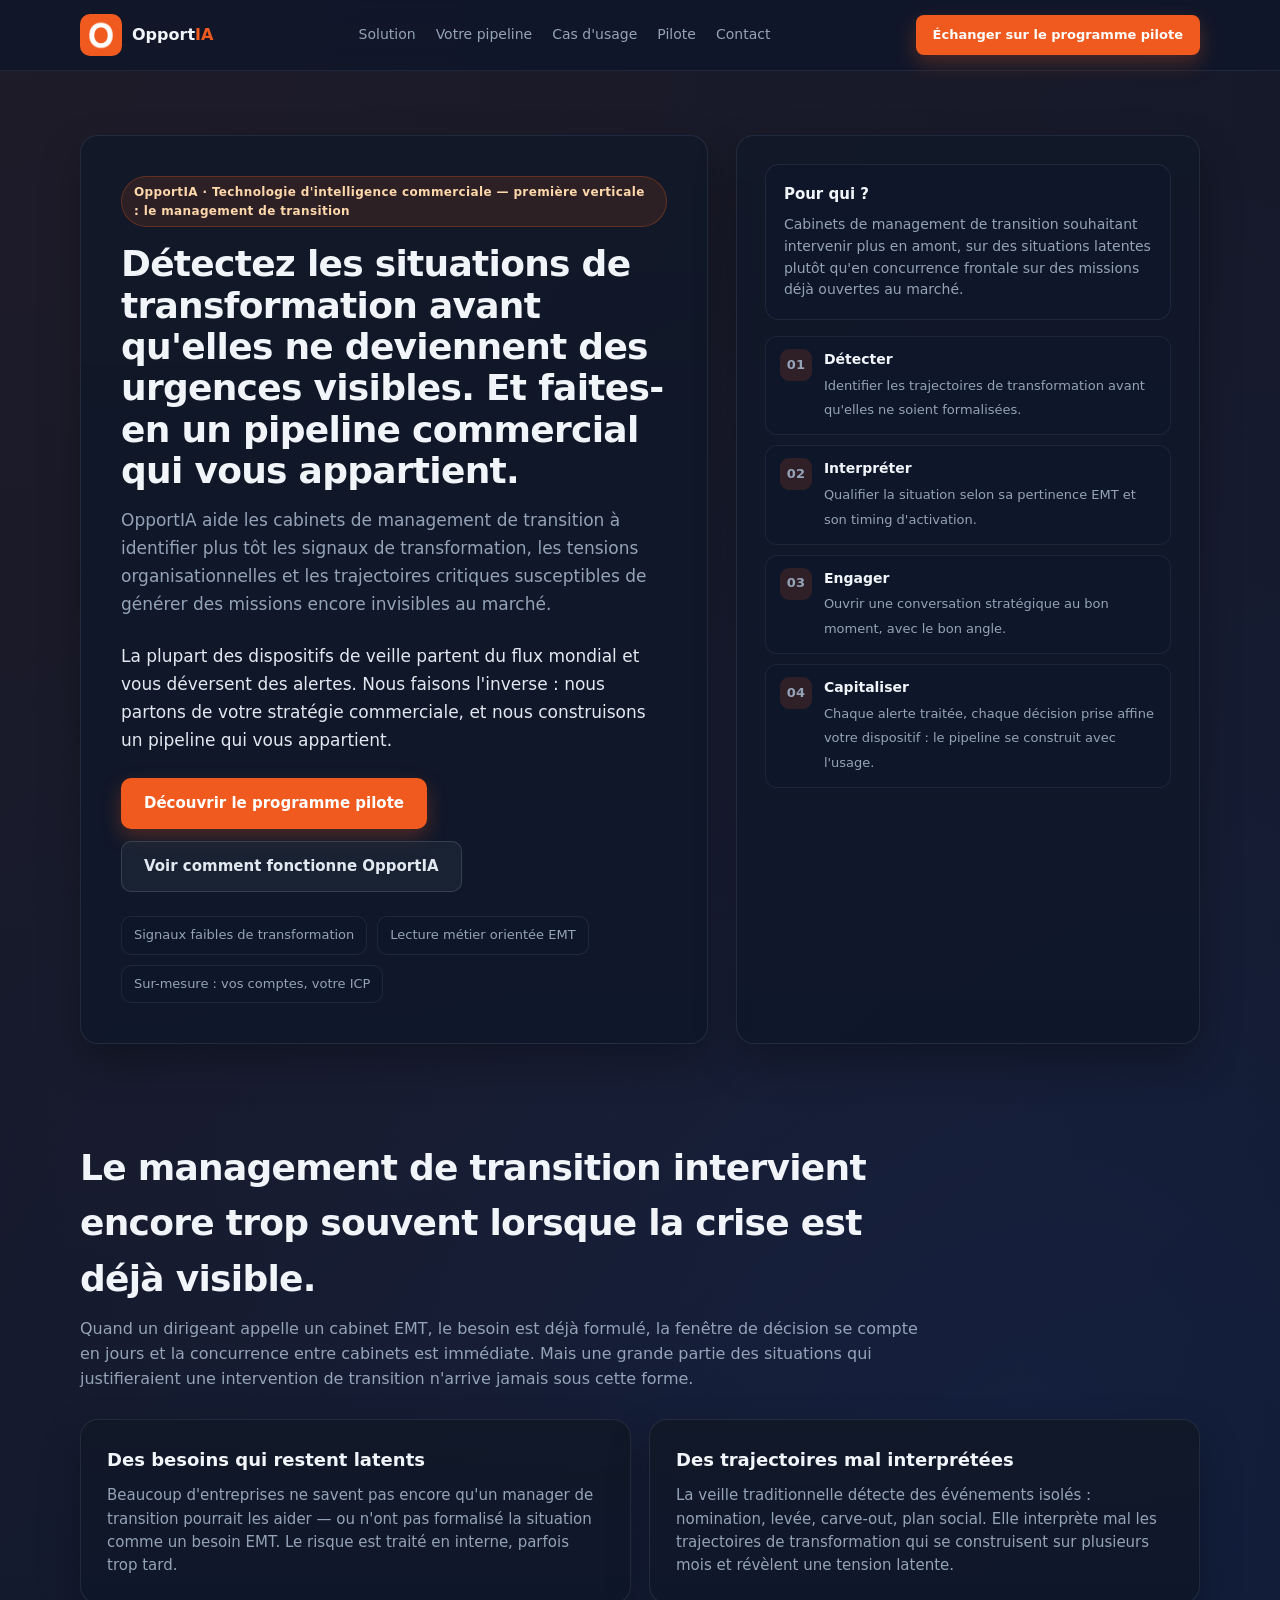
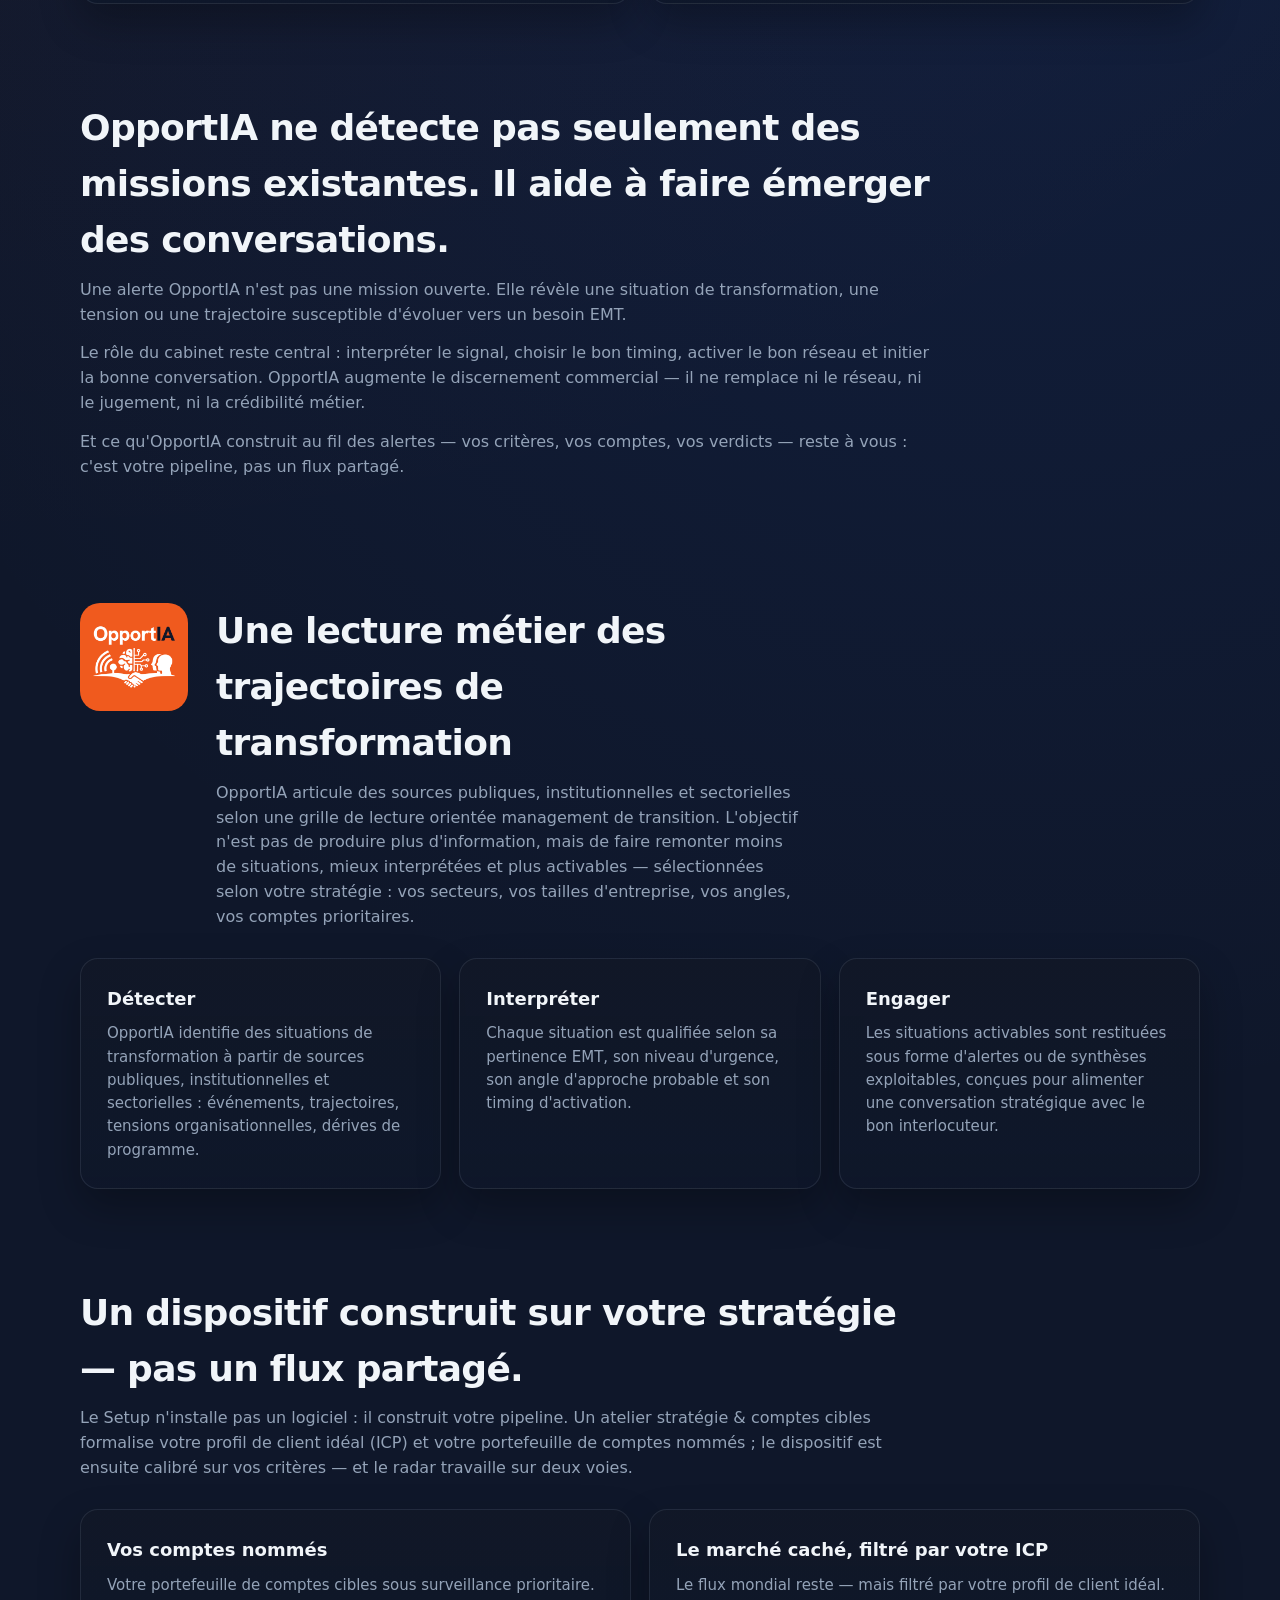
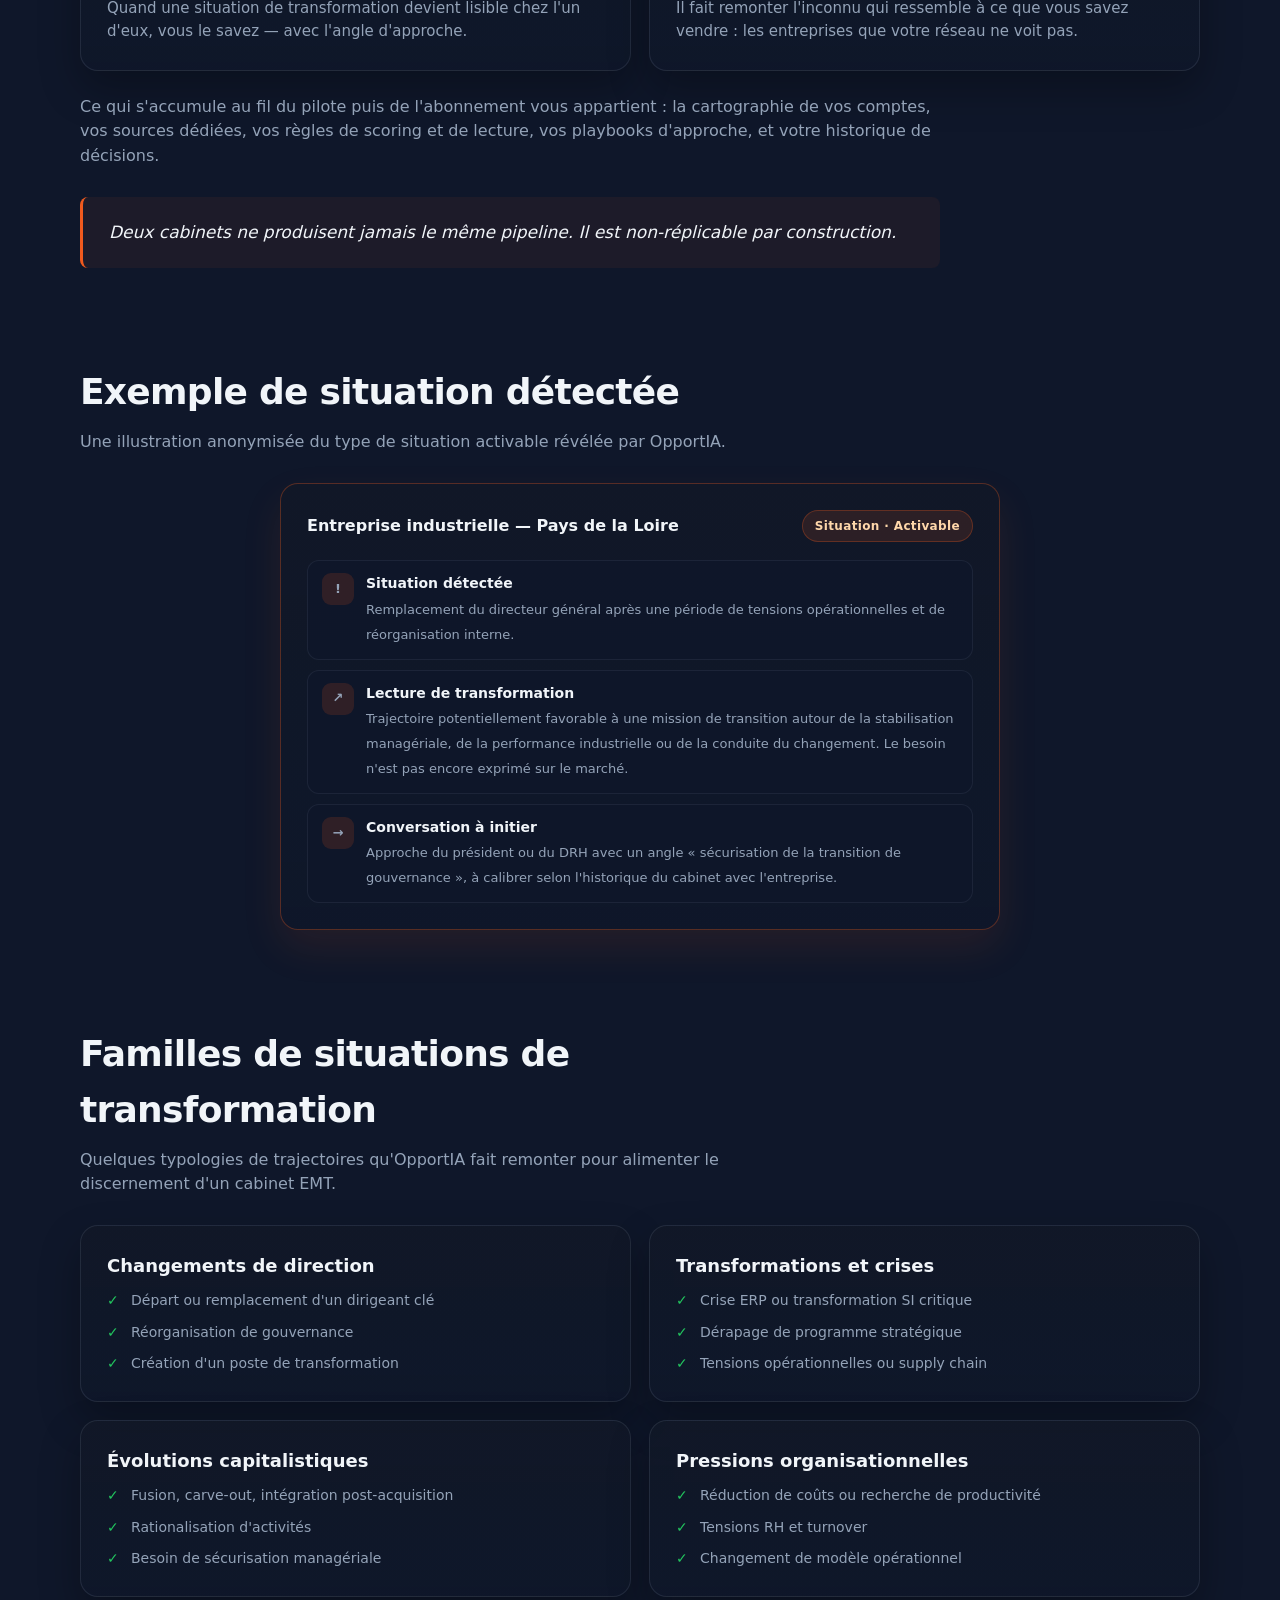
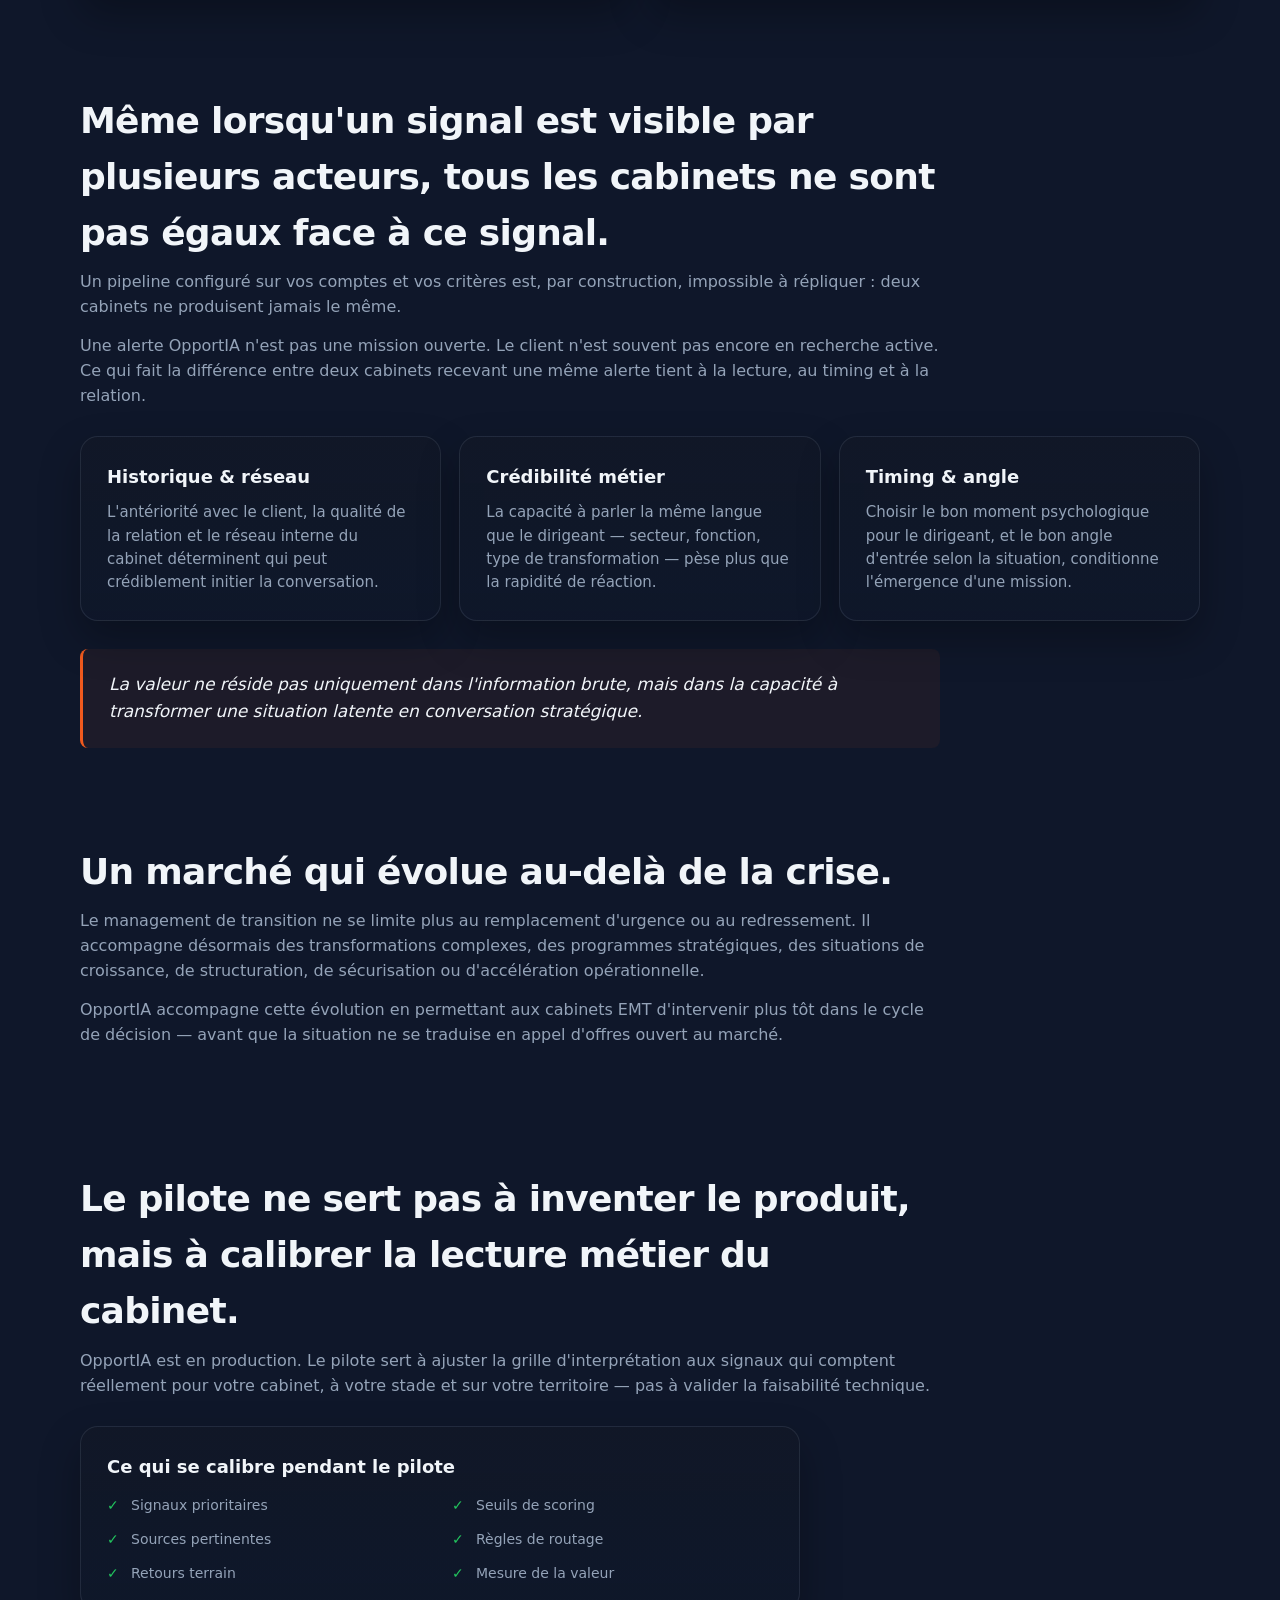
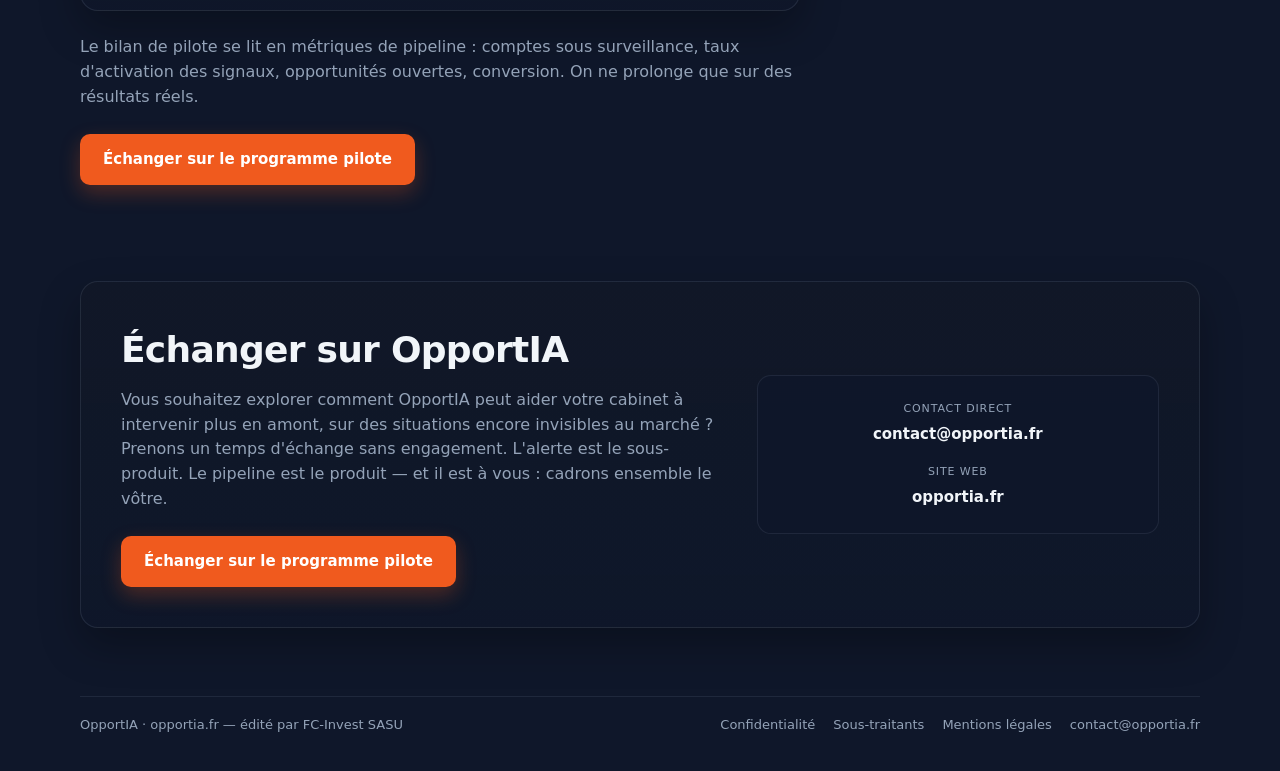
<file: index.html>
<!DOCTYPE html>
<html lang="fr">
<head>
  <meta charset="UTF-8" />
  <link rel="icon" type="image/png" sizes="32x32" href="favicon-32.png" />
  <link rel="apple-touch-icon" href="logo-opportia.png" />
  <meta name="viewport" content="width=device-width, initial-scale=1.0" />
  <title>OpportIA — Intelligence commerciale &amp; pipeline propriétaire</title>
  <meta name="description" content="OpportIA détecte plus tôt les situations de transformation d'entreprise et les transforme en un pipeline commercial qui appartient à votre cabinet — configuré sur votre stratégie, vos comptes cibles et votre profil de client idéal." />
  <link rel="canonical" href="https://opportia.fr/" />

  <!-- Open Graph -->
  <meta property="og:title" content="OpportIA — Intelligence commerciale &amp; pipeline propriétaire" />
  <meta property="og:description" content="OpportIA détecte plus tôt les situations de transformation d'entreprise et les transforme en un pipeline commercial qui appartient à votre cabinet." />
  <meta property="og:type" content="website" />
  <meta property="og:url" content="https://opportia.fr/" />
  <meta property="og:image" content="https://opportia.fr/og-opportia.png" />
  <meta property="og:image:width" content="1200" />
  <meta property="og:image:height" content="630" />
  <meta property="og:site_name" content="OpportIA" />
  <meta property="og:locale" content="fr_FR" />

  <!-- Twitter Card -->
  <meta name="twitter:card" content="summary_large_image" />
  <meta name="twitter:title" content="OpportIA — Intelligence commerciale &amp; pipeline propriétaire" />
  <meta name="twitter:description" content="OpportIA détecte plus tôt les situations de transformation d'entreprise et les transforme en un pipeline commercial qui appartient à votre cabinet." />
  <meta name="twitter:image" content="https://opportia.fr/og-opportia.png" />
  <style>
    :root {
      --bg:       #0f172a;
      --panel:    #111827;
      --panel-2:  #1e293b;
      --line:     #334155;
      --text:     #e2e8f0;
      --muted:    #94a3b8;
      --title:    #f1f5f9;
      --accent:   #F05A1E;
      --accent-2: #d94f19;
      --primary:  #2563eb;
      --ok:       #22c55e;
      --max:      1120px;
      --radius:   18px;
      --shadow:   0 18px 40px rgba(0,0,0,.28);
    }

    * { box-sizing: border-box; }
    html { scroll-behavior: smooth; scroll-padding-top: 72px; }

    body {
      margin: 0;
      font-family: Inter, ui-sans-serif, system-ui, -apple-system, "Segoe UI", sans-serif;
      background:
        radial-gradient(circle at top left,  rgba(240,90,30,.07),  transparent 30%),
        radial-gradient(circle at 80% 20%,   rgba(37,99,235,.10),  transparent 22%),
        var(--bg);
      color: var(--text);
      line-height: 1.55;
    }

    a { color: inherit; text-decoration: none; }

    .container {
      width: min(var(--max), calc(100% - 32px));
      margin: 0 auto;
    }

    /* ── TOPBAR ─────────────────────────────────── */
    .topbar {
      position: sticky;
      top: 0;
      z-index: 20;
      backdrop-filter: blur(12px);
      background: rgba(15,23,42,.82);
      border-bottom: 1px solid rgba(148,163,184,.12);
    }

    .topbar-inner {
      display: flex;
      align-items: center;
      justify-content: space-between;
      gap: 18px;
      padding: 14px 0;
    }

    .brand {
      display: flex;
      align-items: center;
      gap: 10px;
      font-weight: 700;
      font-size: 16px;
      color: var(--title);
    }

    .logo-img {
      width: 42px;
      height: 42px;
      border-radius: 10px;
      object-fit: cover;
      flex-shrink: 0;
    }

    .nav {
      display: flex;
      align-items: center;
      gap: 20px;
      color: var(--muted);
      font-size: 14px;
    }

    .nav a:hover { color: var(--text); transition: color .15s; }

    /* ── BUTTONS ─────────────────────────────────── */
    .btn {
      display: inline-flex;
      align-items: center;
      justify-content: center;
      padding: 13px 22px;
      border-radius: 10px;
      border: 1px solid transparent;
      font-weight: 600;
      font-size: 15px;
      transition: .18s ease;
      cursor: pointer;
      white-space: nowrap;
    }

    .btn-accent {
      background: var(--accent);
      color: white;
      box-shadow: 0 8px 20px rgba(240,90,30,.28);
    }
    .btn-accent:hover { background: var(--accent-2); }

    .btn-secondary {
      background: rgba(31,41,55,.7);
      border-color: rgba(148,163,184,.22);
      color: var(--text);
    }
    .btn-secondary:hover { border-color: rgba(148,163,184,.44); }

    .btn-sm { padding: 9px 16px; font-size: 13px; border-radius: 8px; }

    /* ── HERO ────────────────────────────────────── */
    .hero { padding: 64px 0 48px; }

    .hero-grid {
      display: grid;
      grid-template-columns: 1.15fr .85fr;
      gap: 28px;
      align-items: stretch;
    }

    .hero-copy,
    .hero-card,
    .section-card,
    .contact-card {
      background: linear-gradient(180deg, rgba(17,24,39,.92), rgba(15,23,42,.96));
      border: 1px solid rgba(148,163,184,.14);
      border-radius: var(--radius);
      box-shadow: var(--shadow);
    }

    .hero-copy { padding: 40px; }

    .eyebrow {
      display: inline-flex;
      align-items: center;
      padding: 6px 12px;
      border-radius: 999px;
      background: rgba(240,90,30,.12);
      border: 1px solid rgba(240,90,30,.28);
      color: #fed7aa;
      font-size: 12px;
      font-weight: 700;
      letter-spacing: .03em;
    }

    h1 {
      margin: 16px 0 14px;
      font-size: clamp(24px, 3vw, 36px);
      line-height: 1.15;
      letter-spacing: -.02em;
      color: var(--title);
    }

    h2 {
      margin: 0 0 10px;
      font-size: clamp(24px, 3vw, 36px);
      letter-spacing: -.02em;
      color: var(--title);
    }

    .lead {
      margin: 0 0 24px;
      color: var(--muted);
      font-size: 17px;
      line-height: 1.65;
    }

    .hero-actions {
      display: flex;
      flex-wrap: wrap;
      gap: 12px;
      margin-bottom: 24px;
    }

    .hero-meta {
      display: flex;
      flex-wrap: wrap;
      gap: 10px;
    }

    .meta-pill {
      padding: 8px 12px;
      border-radius: 10px;
      background: rgba(15,23,42,.85);
      border: 1px solid rgba(148,163,184,.12);
      color: var(--muted);
      font-size: 13px;
    }

    /* ── HERO CARD ───────────────────────────────── */
    .hero-card {
      padding: 28px;
      display: flex;
      flex-direction: column;
      gap: 16px;
    }

    .scorebox {
      padding: 18px;
      border-radius: 14px;
      background: rgba(15,23,42,.82);
      border: 1px solid rgba(148,163,184,.12);
    }
    .scorebox h3 { margin: 0 0 8px; font-size: 15px; color: var(--title); }
    .scorebox p  { margin: 0; font-size: 14px; color: var(--muted); }

    .mini-list { display: grid; gap: 10px; }

    .mini-item {
      display: flex;
      gap: 12px;
      align-items: flex-start;
      padding: 12px 14px;
      border-radius: 12px;
      background: rgba(15,23,42,.82);
      border: 1px solid rgba(148,163,184,.10);
    }

    .mini-badge {
      min-width: 32px;
      height: 32px;
      border-radius: 9px;
      display: inline-flex;
      align-items: center;
      justify-content: center;
      flex-shrink: 0;
      background: rgba(240,90,30,.15);
      color: #fed7aa;
      font-size: 13px;
      font-weight: 700;
    }

    .mini-item strong { color: var(--title); font-size: 14px; display: block; margin-bottom: 2px; }
    .mini-item span   { font-size: 13px; color: var(--muted); }

    /* ── SECTIONS ────────────────────────────────── */
    .section { padding: 48px 0; }

    .section-heading { max-width: 720px; margin-bottom: 28px; }
    .section-heading p { margin: 0; color: var(--muted); font-size: 16px; }

    .grid-3 { display: grid; grid-template-columns: repeat(3,1fr); gap: 18px; }
    .grid-2 { display: grid; grid-template-columns: repeat(2,1fr); gap: 18px; }

    .section-card { padding: 26px; }
    .section-card h3 { margin: 0 0 10px; font-size: 18px; color: var(--title); }
    .section-card p  { margin: 0; color: var(--muted); font-size: 15px; }

    .checklist { margin: 0; padding: 0; list-style: none; display: grid; gap: 10px; }
    .checklist li {
      position: relative;
      padding-left: 24px;
      color: var(--muted);
      font-size: 14px;
    }
    .checklist li::before {
      content: "✓";
      position: absolute;
      left: 0;
      color: var(--ok);
      font-weight: 800;
    }

    /* ── CONTACT ─────────────────────────────────── */
    .contact-card {
      padding: 40px;
      display: grid;
      grid-template-columns: 1.2fr .8fr;
      gap: 32px;
      align-items: center;
    }

    .contact-left p { color: var(--muted); font-size: 16px; margin: 0 0 24px; }

    .contact-box {
      padding: 24px;
      border-radius: 14px;
      background: rgba(15,23,42,.82);
      border: 1px solid rgba(148,163,184,.12);
      text-align: center;
    }

    .contact-label {
      color: var(--muted);
      font-size: 11px;
      text-transform: uppercase;
      letter-spacing: .08em;
      margin-bottom: 6px;
    }

    .contact-value {
      font-size: 15px;
      font-weight: 600;
      color: var(--title);
      word-break: break-word;
      margin-bottom: 16px;
    }

    /* ── FOOTER ──────────────────────────────────── */
    footer { padding: 20px 0 36px; }

    .footer-line {
      padding-top: 18px;
      border-top: 1px solid rgba(148,163,184,.12);
      display: flex;
      flex-wrap: wrap;
      justify-content: space-between;
      gap: 10px;
      color: var(--muted);
      font-size: 13px;
    }

    /* ── RESPONSIVE ──────────────────────────────── */
    @media (max-width: 980px) {
      .hero-grid,
      .contact-card,
      .grid-3,
      .grid-2 { grid-template-columns: 1fr; }

      .hero-copy,
      .hero-card,
      .contact-card { padding: 24px; }
    }

    @media (max-width: 720px) {
      .nav { display: none; }

      .hero { padding-top: 36px; }

      .hero-actions { flex-direction: column; }
      .hero-actions .btn { width: 100%; }

      .btn-sm { width: auto !important; }
    }
  </style>
</head>
<body>

  <!-- ── TOPBAR ──────────────────────────────────────── -->
  <header class="topbar">
    <div class="container topbar-inner">
      <a href="#top" class="brand" aria-label="OpportIA">
        <img src="logo-opportia.png" alt="OpportIA" class="logo-img">
        <span>Opport<span style="color:#F05A1E">IA</span></span>
      </a>
      <nav class="nav" aria-label="Navigation principale">
        <a href="#solution">Solution</a>
        <a href="#pipeline">Votre pipeline</a>
        <a href="#cas-usage">Cas d'usage</a>
        <a href="#pilote">Pilote</a>
        <a href="#contact">Contact</a>
      </nav>
      <a class="btn btn-accent btn-sm"
         href="#pilote">
        Échanger sur le programme pilote
      </a>
    </div>
  </header>

  <main id="top">

    <!-- ── HERO ──────────────────────────────────────── -->
    <section class="hero">
      <div class="container hero-grid">

        <div class="hero-copy">
          <span class="eyebrow">OpportIA · Technologie d'intelligence commerciale — première verticale : le management de transition</span>
          <h1>Détectez les situations de transformation avant qu'elles ne deviennent des urgences visibles. Et faites-en un pipeline commercial qui vous appartient.</h1>
          <p class="lead">
            OpportIA aide les cabinets de management de transition à identifier plus tôt
            les signaux de transformation, les tensions organisationnelles et les trajectoires
            critiques susceptibles de générer des missions encore invisibles au marché.
          </p>
          <p class="lead" style="font-weight:500; color:var(--text);">
            La plupart des dispositifs de veille partent du flux mondial et vous déversent
            des alertes. Nous faisons l'inverse : nous partons de votre stratégie commerciale,
            et nous construisons un pipeline qui vous appartient.
          </p>
          <div class="hero-actions">
            <a class="btn btn-accent" href="#pilote">
              Découvrir le programme pilote
            </a>
            <a class="btn btn-secondary" href="#solution">Voir comment fonctionne OpportIA</a>
          </div>
          <div class="hero-meta">
            <span class="meta-pill">Signaux faibles de transformation</span>
            <span class="meta-pill">Lecture métier orientée EMT</span>
            <span class="meta-pill">Sur-mesure : vos comptes, votre ICP</span>
          </div>
        </div>

        <aside class="hero-card" aria-label="Proposition de valeur">
          <div class="scorebox">
            <h3>Pour qui ?</h3>
            <p>Cabinets de management de transition souhaitant intervenir plus en amont,
               sur des situations latentes plutôt qu'en concurrence frontale sur des missions
               déjà ouvertes au marché.</p>
          </div>
          <div class="mini-list">
            <div class="mini-item">
              <span class="mini-badge">01</span>
              <div>
                <strong>Détecter</strong>
                <span>Identifier les trajectoires de transformation avant qu'elles ne soient formalisées.</span>
              </div>
            </div>
            <div class="mini-item">
              <span class="mini-badge">02</span>
              <div>
                <strong>Interpréter</strong>
                <span>Qualifier la situation selon sa pertinence EMT et son timing d'activation.</span>
              </div>
            </div>
            <div class="mini-item">
              <span class="mini-badge">03</span>
              <div>
                <strong>Engager</strong>
                <span>Ouvrir une conversation stratégique au bon moment, avec le bon angle.</span>
              </div>
            </div>
            <div class="mini-item">
              <span class="mini-badge">04</span>
              <div>
                <strong>Capitaliser</strong>
                <span>Chaque alerte traitée, chaque décision prise affine votre dispositif :
                      le pipeline se construit avec l'usage.</span>
              </div>
            </div>
          </div>
        </aside>

      </div>
    </section>

    <!-- ── PROBLÈME ───────────────────────────────────── -->
    <section class="section" id="probleme">
      <div class="container">
        <div class="section-heading" style="max-width:860px;">
          <h2>Le management de transition intervient encore trop souvent lorsque la crise est déjà visible.</h2>
          <p>Quand un dirigeant appelle un cabinet EMT, le besoin est déjà formulé,
             la fenêtre de décision se compte en jours et la concurrence entre cabinets est immédiate.
             Mais une grande partie des situations qui justifieraient une intervention de transition
             n'arrive jamais sous cette forme.</p>
        </div>
        <div class="grid-2">
          <article class="section-card">
            <h3>Des besoins qui restent latents</h3>
            <p>Beaucoup d'entreprises ne savent pas encore qu'un manager de transition pourrait
               les aider — ou n'ont pas formalisé la situation comme un besoin EMT.
               Le risque est traité en interne, parfois trop tard.</p>
          </article>
          <article class="section-card">
            <h3>Des trajectoires mal interprétées</h3>
            <p>La veille traditionnelle détecte des événements isolés : nomination, levée,
               carve-out, plan social. Elle interprète mal les trajectoires de transformation
               qui se construisent sur plusieurs mois et révèlent une tension latente.</p>
          </article>
        </div>
      </div>
    </section>

    <!-- ── NOUVEAU POSITIONNEMENT ─────────────────────── -->
    <section class="section" id="positionnement">
      <div class="container">
        <div class="section-heading" style="max-width:860px;">
          <h2>OpportIA ne détecte pas seulement des missions existantes. Il aide à faire émerger des conversations.</h2>
          <p>Une alerte OpportIA n'est pas une mission ouverte. Elle révèle une situation
             de transformation, une tension ou une trajectoire susceptible d'évoluer vers
             un besoin EMT.</p>
          <p style="margin-top:14px;">Le rôle du cabinet reste central : interpréter le signal,
             choisir le bon timing, activer le bon réseau et initier la bonne conversation.
             OpportIA augmente le discernement commercial — il ne remplace ni le réseau,
             ni le jugement, ni la crédibilité métier.</p>
          <p style="margin-top:14px;">Et ce qu'OpportIA construit au fil des alertes — vos critères,
             vos comptes, vos verdicts — reste à vous : c'est votre pipeline, pas un flux partagé.</p>
        </div>
      </div>
    </section>

    <!-- ── SOLUTION ───────────────────────────────────── -->
    <section class="section" id="solution">
      <div class="container">
        <div class="section-heading" style="display:flex; align-items:flex-start; gap:28px;">
          <img src="logo-opportia-carre.png" alt="OpportIA"
               style="width:108px; height:108px; border-radius:20px; object-fit:cover; flex-shrink:0;">
          <div>
            <h2>Une lecture métier des trajectoires de transformation</h2>
            <p>OpportIA articule des sources publiques, institutionnelles et sectorielles
               selon une grille de lecture orientée management de transition. L'objectif
               n'est pas de produire plus d'information, mais de faire remonter moins de
               situations, mieux interprétées et plus activables — sélectionnées selon votre
               stratégie : vos secteurs, vos tailles d'entreprise, vos angles, vos comptes
               prioritaires.</p>
          </div>
        </div>
        <div class="grid-3">
          <article class="section-card">
            <h3>Détecter</h3>
            <p>OpportIA identifie des situations de transformation à partir de sources publiques,
               institutionnelles et sectorielles : événements, trajectoires, tensions
               organisationnelles, dérives de programme.</p>
          </article>
          <article class="section-card">
            <h3>Interpréter</h3>
            <p>Chaque situation est qualifiée selon sa pertinence EMT, son niveau d'urgence,
               son angle d'approche probable et son timing d'activation.</p>
          </article>
          <article class="section-card">
            <h3>Engager</h3>
            <p>Les situations activables sont restituées sous forme d'alertes ou de synthèses
               exploitables, conçues pour alimenter une conversation stratégique avec le bon
               interlocuteur.</p>
          </article>
        </div>
      </div>
    </section>

    <!-- ── VOTRE PIPELINE (S262) ──────────────────────── -->
    <section class="section" id="pipeline">
      <div class="container">
        <div class="section-heading" style="max-width:860px;">
          <h2>Un dispositif construit sur votre stratégie — pas un flux partagé.</h2>
          <p>Le Setup n'installe pas un logiciel : il construit votre pipeline. Un atelier
             stratégie &amp; comptes cibles formalise votre profil de client idéal (ICP) et
             votre portefeuille de comptes nommés ; le dispositif est ensuite calibré sur
             vos critères — et le radar travaille sur deux voies.</p>
        </div>
        <div class="grid-2">
          <article class="section-card">
            <h3>Vos comptes nommés</h3>
            <p>Votre portefeuille de comptes cibles sous surveillance prioritaire. Quand une
               situation de transformation devient lisible chez l'un d'eux, vous le savez —
               avec l'angle d'approche.</p>
          </article>
          <article class="section-card">
            <h3>Le marché caché, filtré par votre ICP</h3>
            <p>Le flux mondial reste — mais filtré par votre profil de client idéal. Il fait
               remonter l'inconnu qui ressemble à ce que vous savez vendre : les entreprises
               que votre réseau ne voit pas.</p>
          </article>
        </div>
        <p style="max-width:860px; margin:24px 0 0; color:var(--muted); font-size:16px;">
          Ce qui s'accumule au fil du pilote puis de l'abonnement vous appartient : la
          cartographie de vos comptes, vos sources dédiées, vos règles de scoring et de
          lecture, vos playbooks d'approche, et votre historique de décisions.</p>
        <blockquote style="max-width:860px; margin:28px 0 0; padding:22px 26px; border-left:3px solid var(--accent); background:rgba(240,90,30,.06); border-radius:8px; color:var(--title); font-size:17px; font-style:italic; line-height:1.6;">
          Deux cabinets ne produisent jamais le même pipeline. Il est non-réplicable
          par construction.
        </blockquote>
      </div>
    </section>

    <!-- ── EXEMPLE D'ALERTE ───────────────────────────── -->
    <section class="section" id="exemple">
      <div class="container">
        <div class="section-heading">
          <h2>Exemple de situation détectée</h2>
          <p>Une illustration anonymisée du type de situation activable révélée par OpportIA.</p>
        </div>
        <article class="section-card"
                 style="max-width:720px; margin:0 auto; border-color:rgba(240,90,30,.32); box-shadow:0 18px 40px rgba(240,90,30,.10);">
          <div style="display:flex; align-items:center; justify-content:space-between; gap:14px; margin-bottom:18px; flex-wrap:wrap;">
            <strong style="color:var(--title); font-size:16px;">Entreprise industrielle — Pays de la Loire</strong>
            <span class="eyebrow">Situation · Activable</span>
          </div>
          <div class="mini-list">
            <div class="mini-item">
              <span class="mini-badge">!</span>
              <div>
                <strong>Situation détectée</strong>
                <span>Remplacement du directeur général après une période de tensions opérationnelles
                      et de réorganisation interne.</span>
              </div>
            </div>
            <div class="mini-item">
              <span class="mini-badge">↗</span>
              <div>
                <strong>Lecture de transformation</strong>
                <span>Trajectoire potentiellement favorable à une mission de transition autour de
                      la stabilisation managériale, de la performance industrielle ou de la conduite
                      du changement. Le besoin n'est pas encore exprimé sur le marché.</span>
              </div>
            </div>
            <div class="mini-item">
              <span class="mini-badge">→</span>
              <div>
                <strong>Conversation à initier</strong>
                <span>Approche du président ou du DRH avec un angle « sécurisation
                      de la transition de gouvernance », à calibrer selon l'historique du cabinet
                      avec l'entreprise.</span>
              </div>
            </div>
          </div>
        </article>
      </div>
    </section>

    <!-- ── CAS D'USAGE ────────────────────────────────── -->
    <section class="section" id="cas-usage">
      <div class="container">
        <div class="section-heading">
          <h2>Familles de situations de transformation</h2>
          <p>Quelques typologies de trajectoires qu'OpportIA fait remonter pour alimenter
             le discernement d'un cabinet EMT.</p>
        </div>
        <div class="grid-2">
          <article class="section-card">
            <h3>Changements de direction</h3>
            <ul class="checklist">
              <li>Départ ou remplacement d'un dirigeant clé</li>
              <li>Réorganisation de gouvernance</li>
              <li>Création d'un poste de transformation</li>
            </ul>
          </article>
          <article class="section-card">
            <h3>Transformations et crises</h3>
            <ul class="checklist">
              <li>Crise ERP ou transformation SI critique</li>
              <li>Dérapage de programme stratégique</li>
              <li>Tensions opérationnelles ou supply chain</li>
            </ul>
          </article>
          <article class="section-card">
            <h3>Évolutions capitalistiques</h3>
            <ul class="checklist">
              <li>Fusion, carve-out, intégration post-acquisition</li>
              <li>Rationalisation d'activités</li>
              <li>Besoin de sécurisation managériale</li>
            </ul>
          </article>
          <article class="section-card">
            <h3>Pressions organisationnelles</h3>
            <ul class="checklist">
              <li>Réduction de coûts ou recherche de productivité</li>
              <li>Tensions RH et turnover</li>
              <li>Changement de modèle opérationnel</li>
            </ul>
          </article>
        </div>
      </div>
    </section>

    <!-- ── OBJECTION EXCLUSIVITÉ ──────────────────────── -->
    <section class="section" id="exclusivite">
      <div class="container">
        <div class="section-heading" style="max-width:860px;">
          <h2>Même lorsqu'un signal est visible par plusieurs acteurs, tous les cabinets ne sont pas égaux face à ce signal.</h2>
          <p>Un pipeline configuré sur vos comptes et vos critères est, par construction,
             impossible à répliquer : deux cabinets ne produisent jamais le même.</p>
          <p style="margin-top:14px;">Une alerte OpportIA n'est pas une mission ouverte. Le client n'est souvent pas
             encore en recherche active. Ce qui fait la différence entre deux cabinets recevant
             une même alerte tient à la lecture, au timing et à la relation.</p>
        </div>
        <div class="grid-3">
          <article class="section-card">
            <h3>Historique &amp; réseau</h3>
            <p>L'antériorité avec le client, la qualité de la relation et le réseau interne
               du cabinet déterminent qui peut crédiblement initier la conversation.</p>
          </article>
          <article class="section-card">
            <h3>Crédibilité métier</h3>
            <p>La capacité à parler la même langue que le dirigeant — secteur, fonction,
               type de transformation — pèse plus que la rapidité de réaction.</p>
          </article>
          <article class="section-card">
            <h3>Timing &amp; angle</h3>
            <p>Choisir le bon moment psychologique pour le dirigeant, et le bon angle d'entrée
               selon la situation, conditionne l'émergence d'une mission.</p>
          </article>
        </div>
        <blockquote style="max-width:860px; margin:28px 0 0; padding:22px 26px; border-left:3px solid var(--accent); background:rgba(240,90,30,.06); border-radius:8px; color:var(--title); font-size:17px; font-style:italic; line-height:1.6;">
          La valeur ne réside pas uniquement dans l'information brute, mais dans la capacité
          à transformer une situation latente en conversation stratégique.
        </blockquote>
      </div>
    </section>

    <!-- ── MARCHÉ EMT ─────────────────────────────────── -->
    <section class="section" id="marche">
      <div class="container">
        <div class="section-heading" style="max-width:860px;">
          <h2>Un marché qui évolue au-delà de la crise.</h2>
          <p>Le management de transition ne se limite plus au remplacement d'urgence ou au
             redressement. Il accompagne désormais des transformations complexes, des programmes
             stratégiques, des situations de croissance, de structuration, de sécurisation
             ou d'accélération opérationnelle.</p>
          <p style="margin-top:14px;">OpportIA accompagne cette évolution en permettant aux
             cabinets EMT d'intervenir plus tôt dans le cycle de décision — avant que la situation
             ne se traduise en appel d'offres ouvert au marché.</p>
        </div>
      </div>
    </section>

    <!-- ── PROGRAMME PILOTE ───────────────────────────── -->
    <section class="section" id="pilote">
      <div class="container">
        <div class="section-heading" style="max-width:860px;">
          <h2>Le pilote ne sert pas à inventer le produit, mais à calibrer la lecture métier du cabinet.</h2>
          <p>OpportIA est en production. Le pilote sert à ajuster la grille d'interprétation
             aux signaux qui comptent réellement pour votre cabinet, à votre stade et sur votre
             territoire — pas à valider la faisabilité technique.</p>
        </div>
        <div class="section-card" style="max-width:720px; margin:0 0 24px;">
          <h3 style="margin-bottom:14px;">Ce qui se calibre pendant le pilote</h3>
          <ul class="checklist" style="grid-template-columns:1fr 1fr; display:grid; gap:12px 24px;">
            <li>Signaux prioritaires</li>
            <li>Seuils de scoring</li>
            <li>Sources pertinentes</li>
            <li>Règles de routage</li>
            <li>Retours terrain</li>
            <li>Mesure de la valeur</li>
          </ul>
        </div>
        <p style="max-width:720px; margin:0 0 24px; color:var(--muted); font-size:16px;">
          Le bilan de pilote se lit en métriques de pipeline : comptes sous surveillance,
          taux d'activation des signaux, opportunités ouvertes, conversion.
          On ne prolonge que sur des résultats réels.</p>
        <a class="btn btn-accent"
           href="mailto:contact@opportia.fr?subject=Pilote%20OpportIA">
          Échanger sur le programme pilote
        </a>
      </div>
    </section>

    <!-- ── CONTACT ────────────────────────────────────── -->
    <section class="section" id="contact">
      <div class="container">
        <div class="contact-card">
          <div class="contact-left">
            <h2>Échanger sur OpportIA</h2>
            <p>Vous souhaitez explorer comment OpportIA peut aider votre cabinet à intervenir
               plus en amont, sur des situations encore invisibles au marché ? Prenons un temps
               d'échange sans engagement. L'alerte est le sous-produit. Le pipeline est le
               produit — et il est à vous : cadrons ensemble le vôtre.</p>
            <a class="btn btn-accent"
               href="mailto:contact@opportia.fr?subject=Pilote%20OpportIA">
              Échanger sur le programme pilote
            </a>
          </div>
          <div class="contact-box">
            <div class="contact-label">Contact direct</div>
            <div class="contact-value">
              <a href="mailto:contact@opportia.fr">contact@opportia.fr</a>
            </div>
            <div class="contact-label" style="margin-top:16px;">Site web</div>
            <div class="contact-value" style="margin-bottom:0;">opportia.fr</div>
          </div>
        </div>
      </div>
    </section>

  </main>

  <!-- ── FOOTER ─────────────────────────────────────── -->
  <footer>
    <div class="container footer-line">
      <span>OpportIA · opportia.fr — édité par FC-Invest SASU</span>
      <span style="display:flex; gap:18px; flex-wrap:wrap;">
        <a href="confidentialite.html" style="color:var(--muted);">Confidentialité</a>
        <a href="sous-traitants.html" style="color:var(--muted);">Sous-traitants</a>
        <a href="mentions-legales.html" style="color:var(--muted);">Mentions légales</a>
        <a href="mailto:contact@opportia.fr" style="color:var(--muted);">contact@opportia.fr</a>
      </span>
    </div>
  </footer>

</body>
</html>
</file>
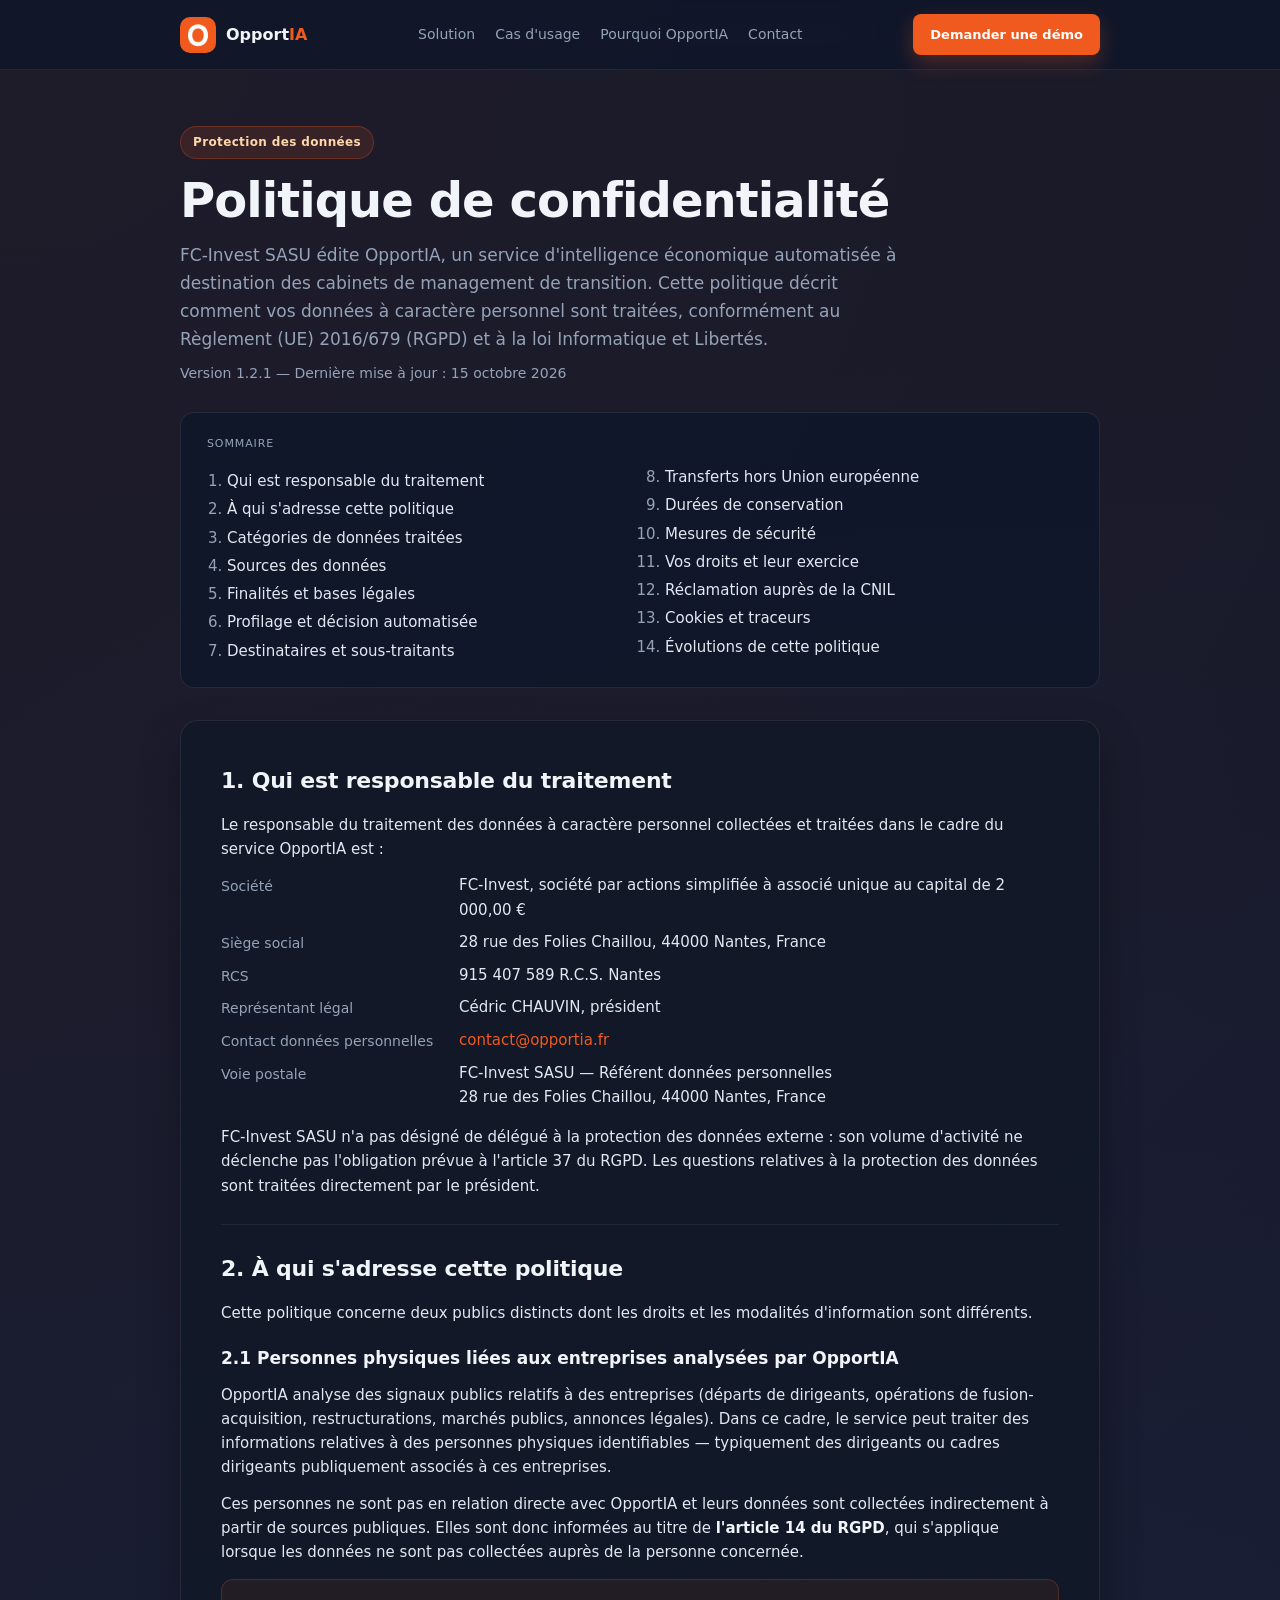
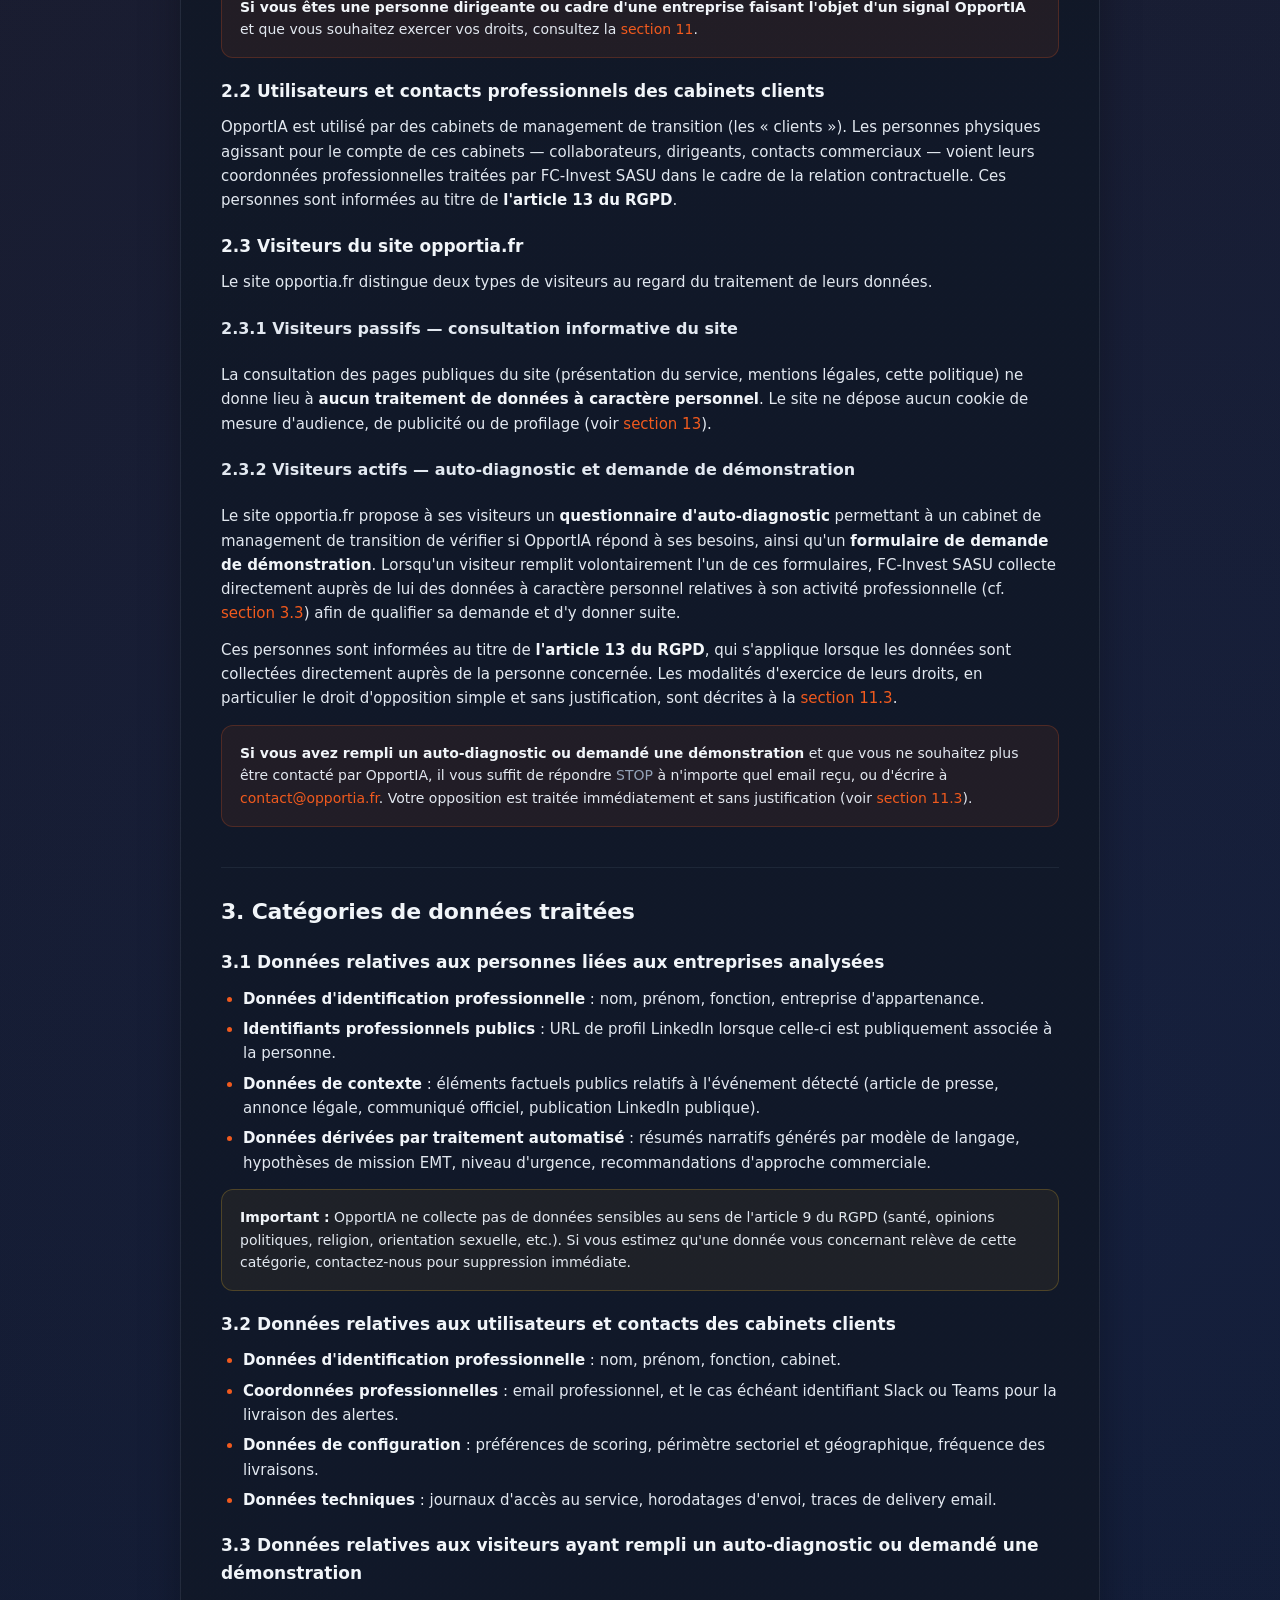
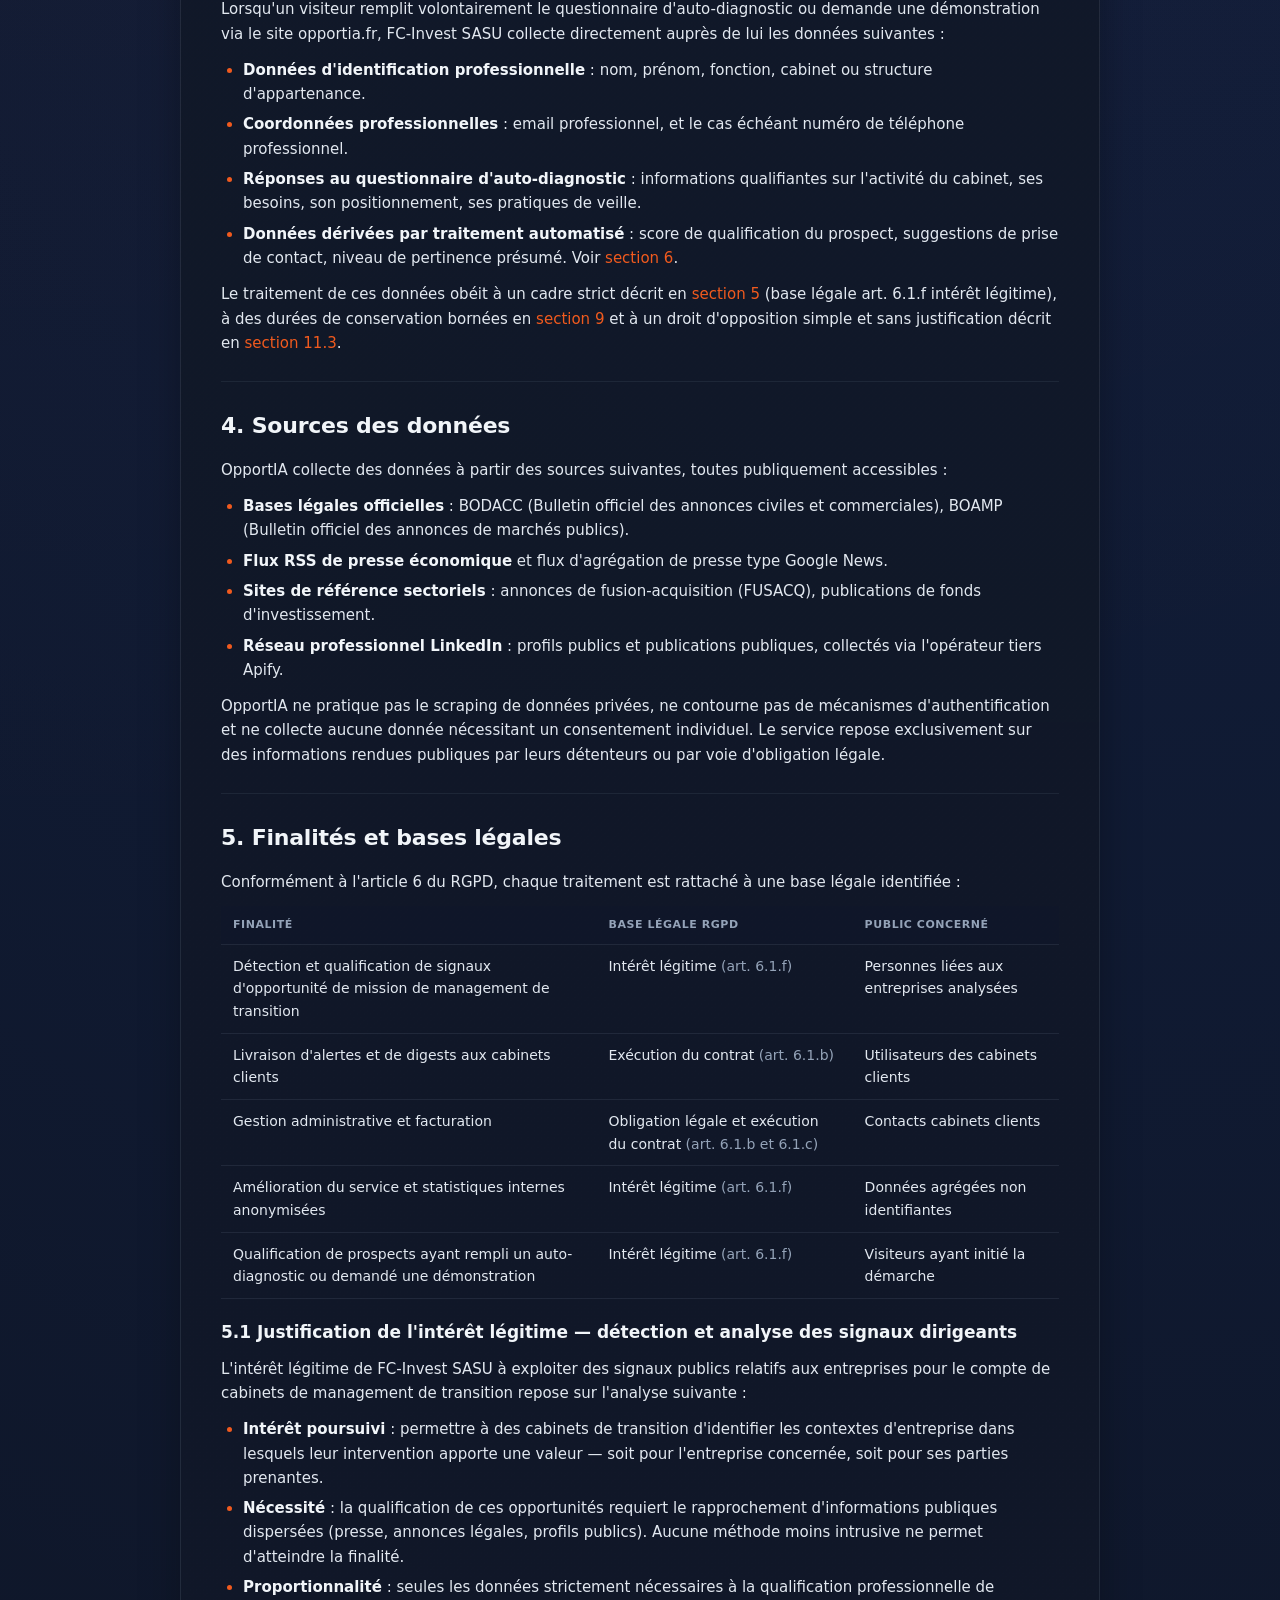
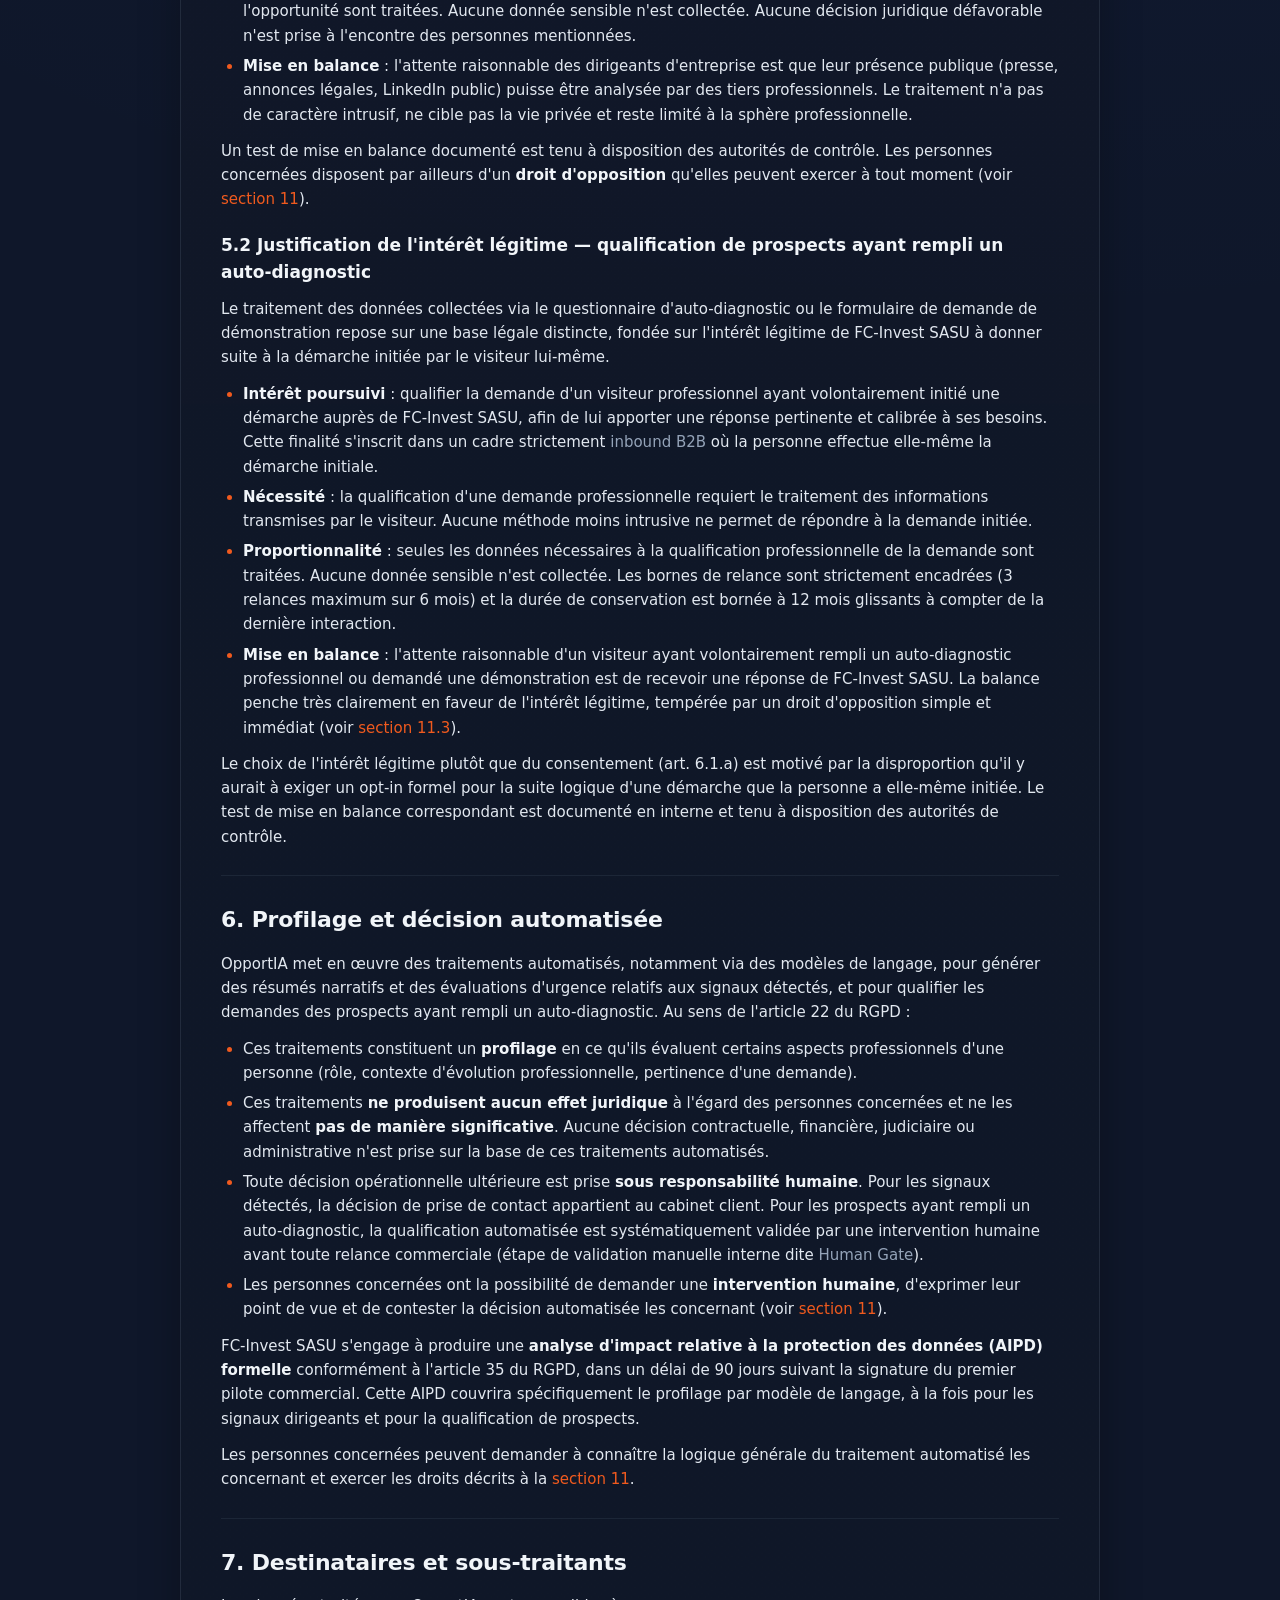
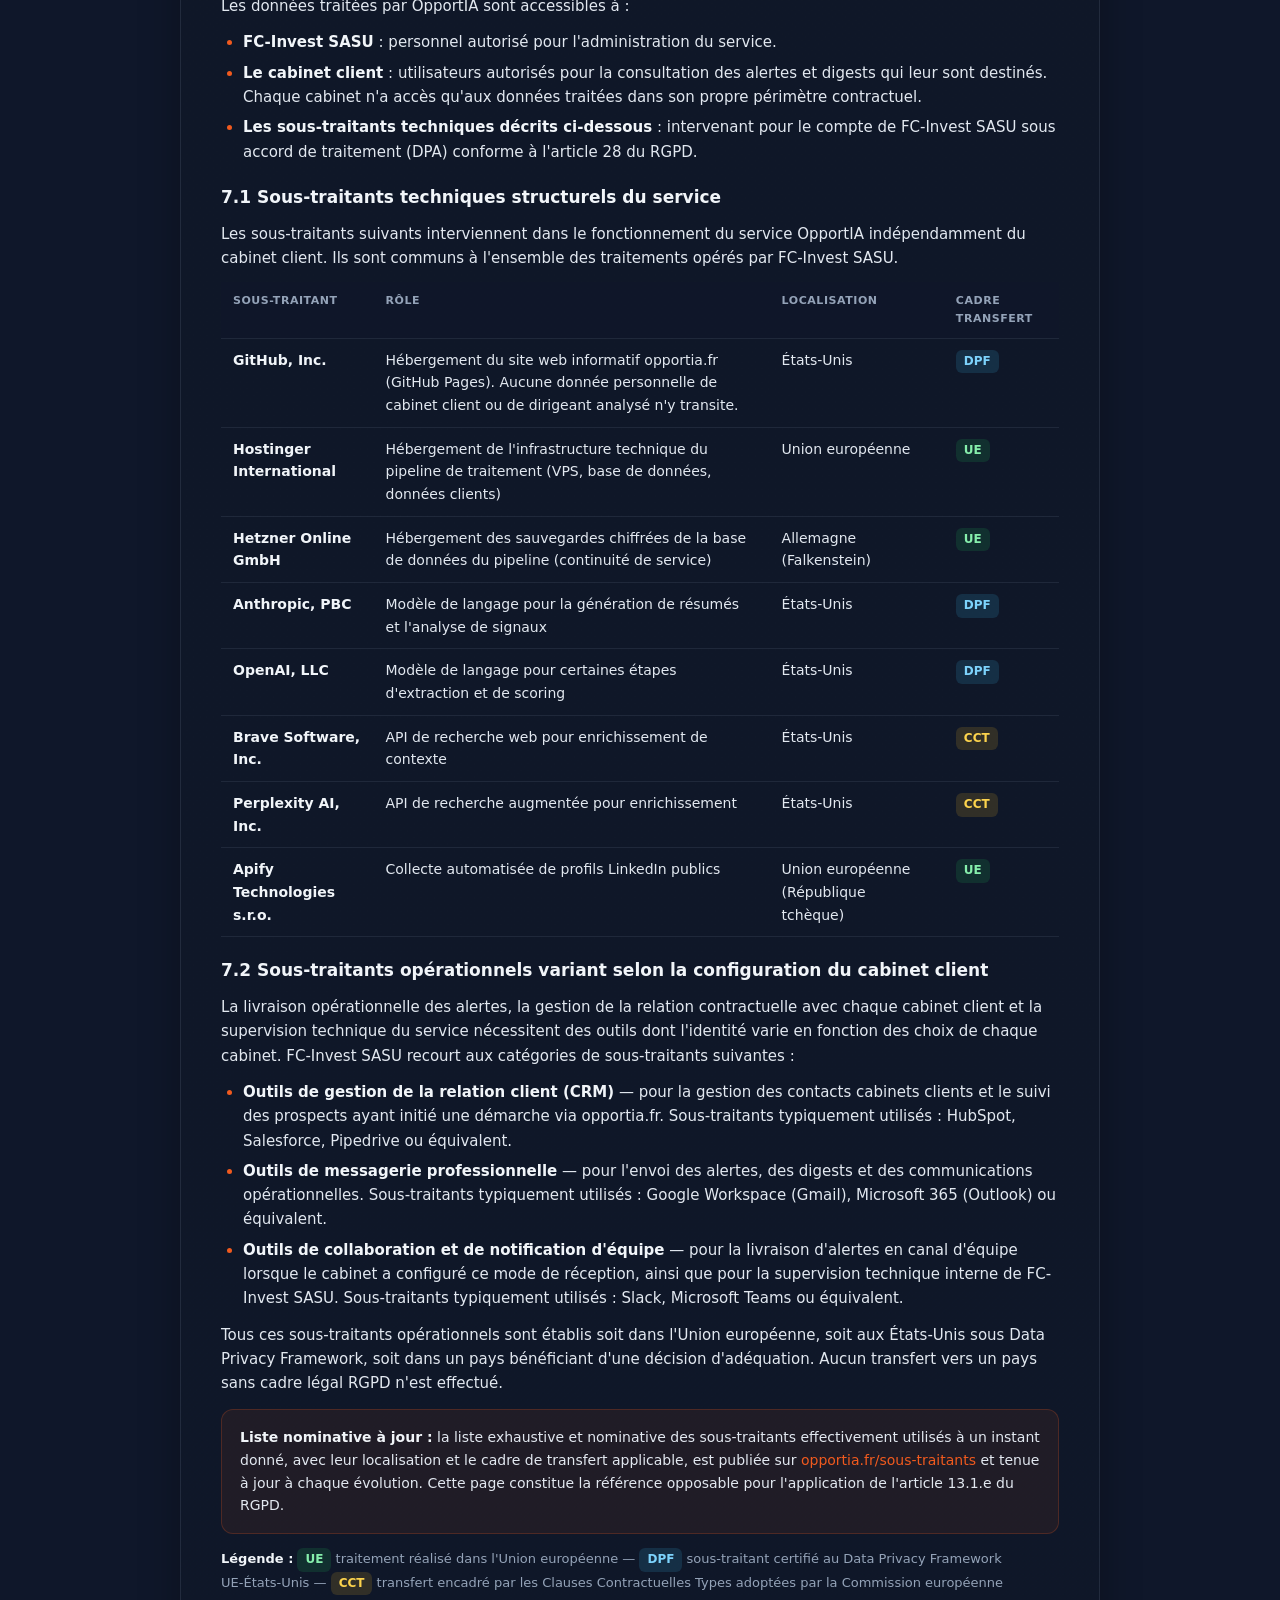
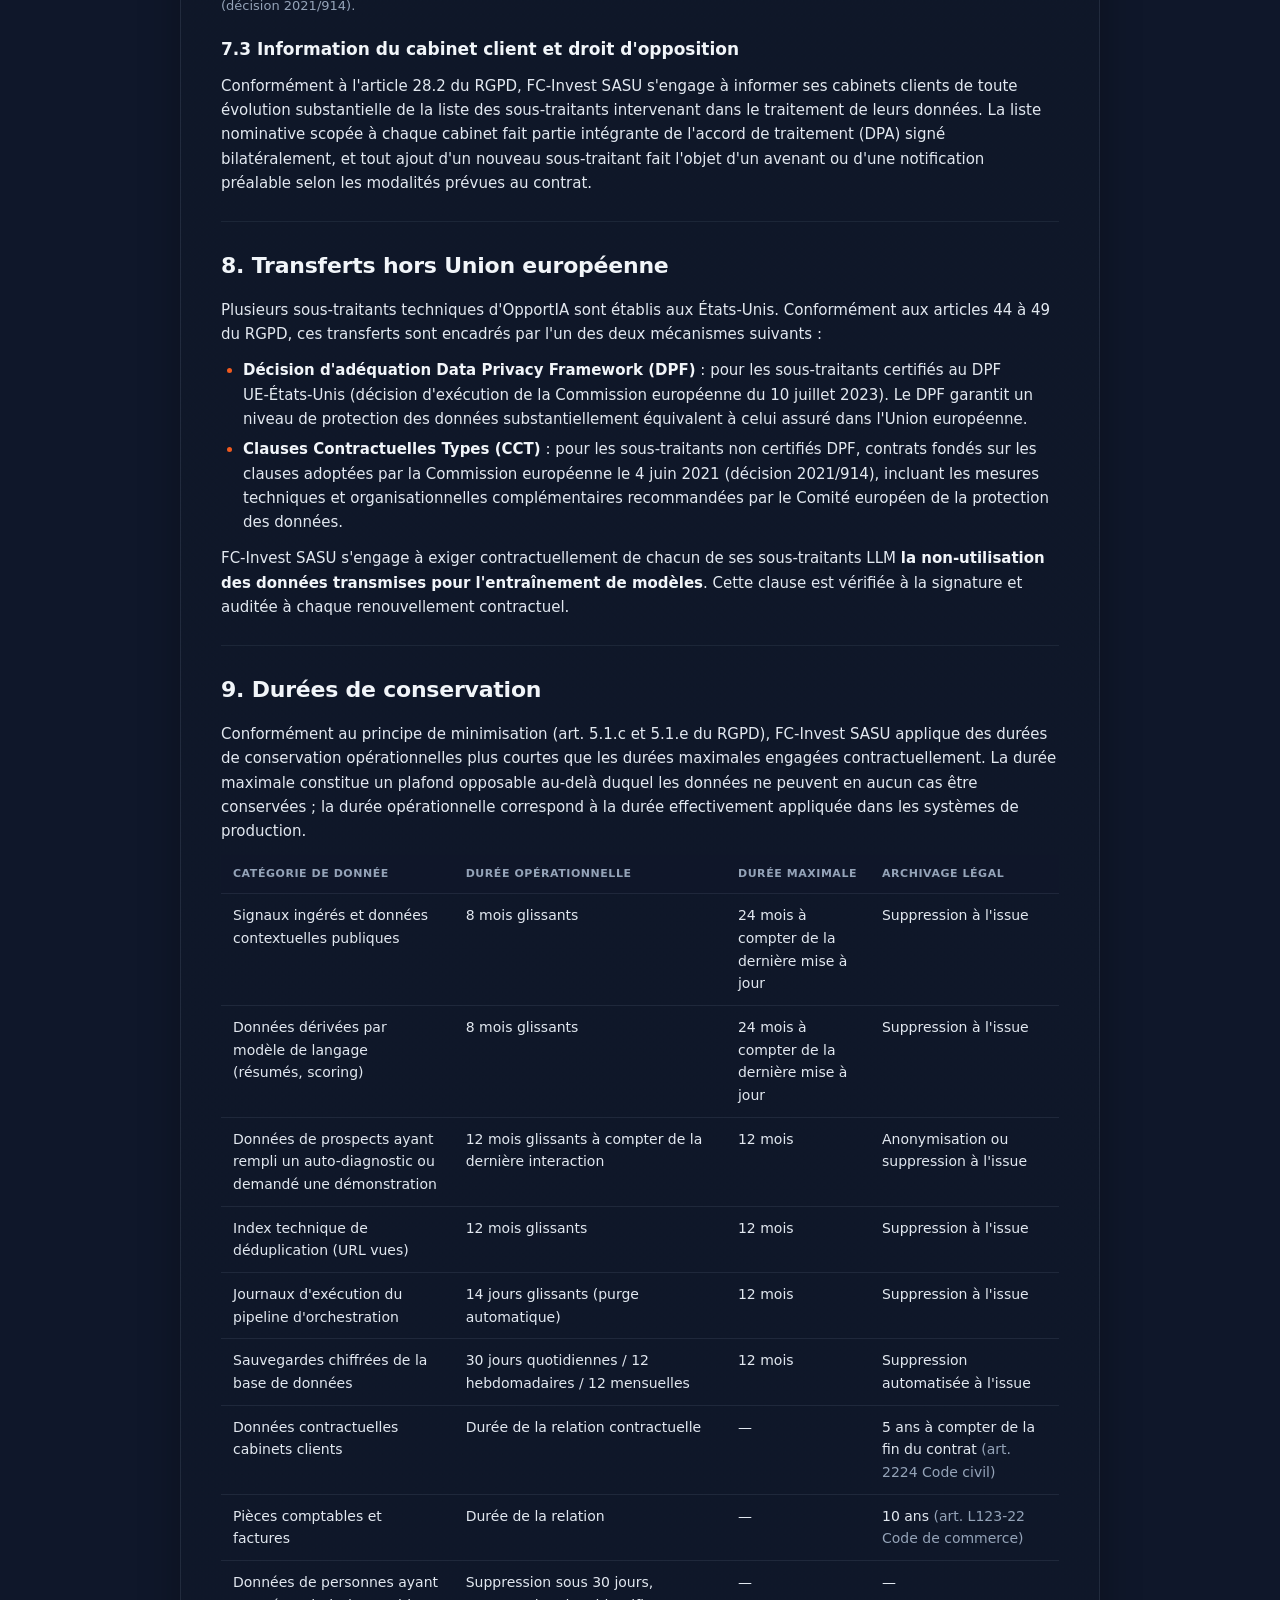
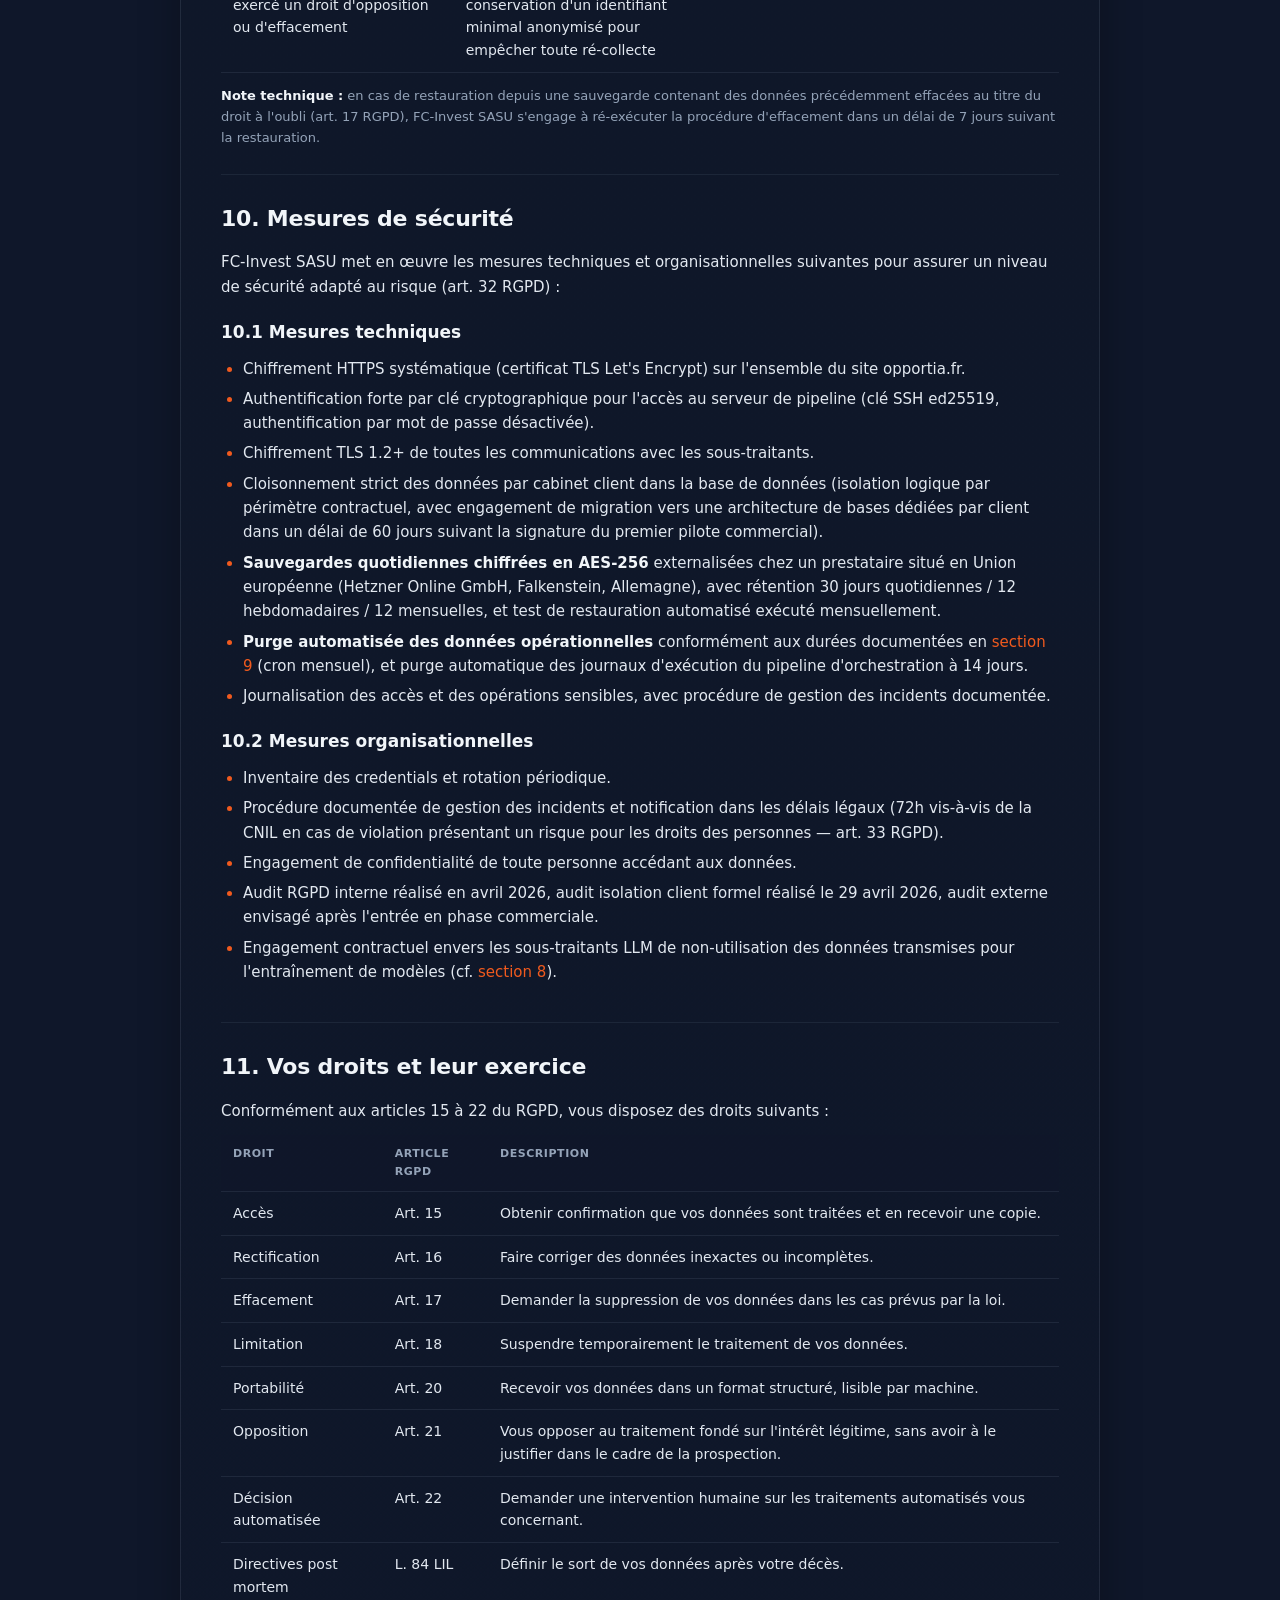
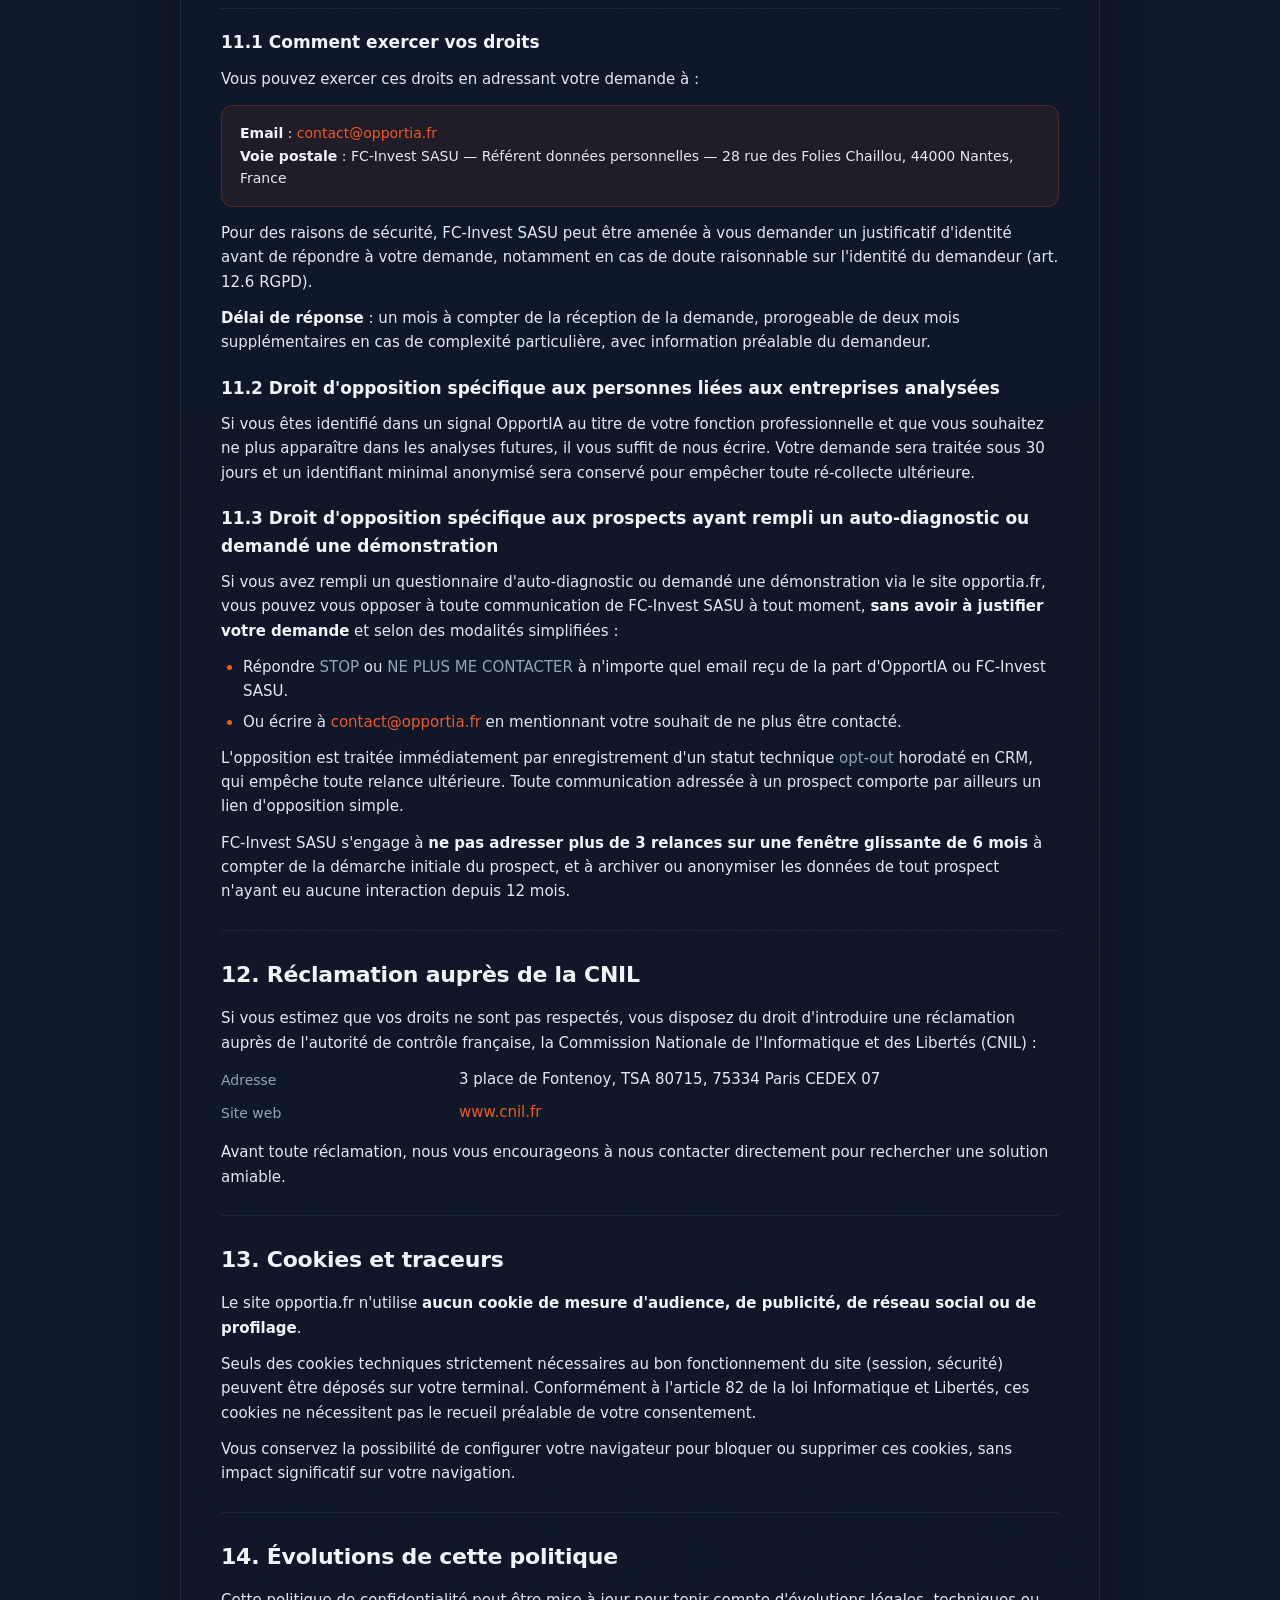
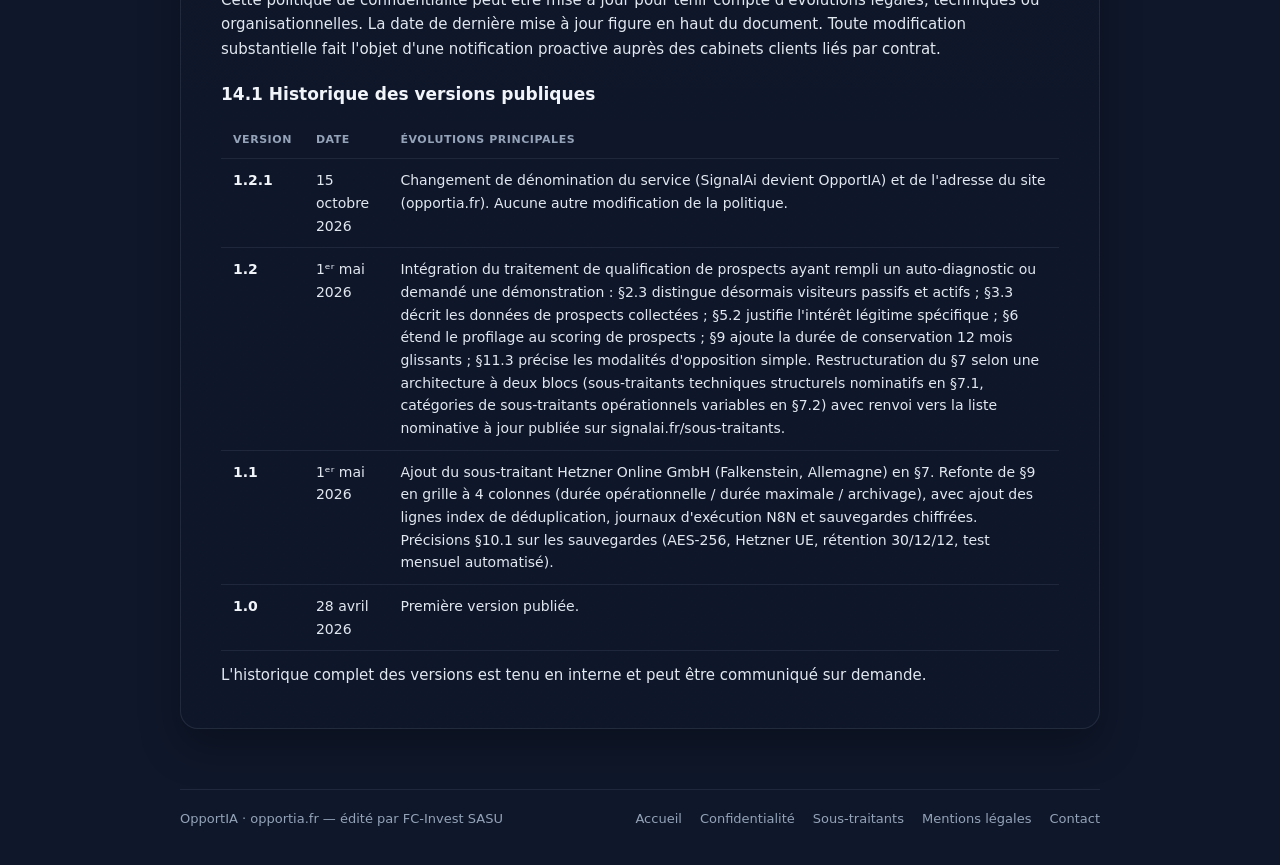
<file: confidentialite.html>
<!DOCTYPE html>
<html lang="fr">
<head>
  <meta charset="UTF-8" />
  <link rel="icon" type="image/png" sizes="32x32" href="favicon-32.png" />
  <link rel="apple-touch-icon" href="logo-opportia.png" />
  <meta name="viewport" content="width=device-width, initial-scale=1.0" />
  <title>Politique de confidentialité — OpportIA</title>
  <meta name="description" content="Politique de confidentialité d'OpportIA : comment FC-Invest SASU collecte, traite et protège les données à caractère personnel dans le cadre du service OpportIA." />
  <meta name="robots" content="index,follow" />
  <link rel="canonical" href="https://opportia.fr/confidentialite" />
  <style>
    :root {
      --bg:       #0f172a;
      --panel:    #111827;
      --panel-2:  #1e293b;
      --line:     #334155;
      --text:     #e2e8f0;
      --muted:    #94a3b8;
      --title:    #f1f5f9;
      --accent:   #F05A1E;
      --accent-2: #d94f19;
      --primary:  #2563eb;
      --ok:       #22c55e;
      --warn:     #fbbf24;
      --max:      920px;
      --radius:   18px;
      --shadow:   0 18px 40px rgba(0,0,0,.28);
    }

    * { box-sizing: border-box; }
    html { scroll-behavior: smooth; scroll-padding-top: 72px; }

    body {
      margin: 0;
      font-family: Inter, ui-sans-serif, system-ui, -apple-system, "Segoe UI", sans-serif;
      background:
        radial-gradient(circle at top left,  rgba(240,90,30,.07),  transparent 30%),
        radial-gradient(circle at 80% 20%,   rgba(37,99,235,.10),  transparent 22%),
        var(--bg);
      color: var(--text);
      line-height: 1.62;
    }

    a { color: var(--accent); text-decoration: none; }
    a:hover { color: var(--accent-2); }

    .container {
      width: min(var(--max), calc(100% - 32px));
      margin: 0 auto;
    }

    .topbar {
      position: sticky;
      top: 0;
      z-index: 20;
      backdrop-filter: blur(12px);
      background: rgba(15,23,42,.82);
      border-bottom: 1px solid rgba(148,163,184,.12);
    }

    .topbar-inner {
      display: flex;
      align-items: center;
      justify-content: space-between;
      gap: 18px;
      padding: 14px 0;
    }

    .brand {
      display: flex;
      align-items: center;
      gap: 10px;
      font-weight: 700;
      font-size: 16px;
      color: var(--title);
    }
    .brand:hover { color: var(--title); }

    .logo-img {
      width: 36px;
      height: 36px;
      border-radius: 10px;
      object-fit: cover;
      flex-shrink: 0;
    }

    .nav {
      display: flex;
      align-items: center;
      gap: 20px;
      color: var(--muted);
      font-size: 14px;
    }

    .nav a { color: var(--muted); }
    .nav a:hover { color: var(--text); transition: color .15s; }

    .btn {
      display: inline-flex;
      align-items: center;
      justify-content: center;
      padding: 13px 22px;
      border-radius: 10px;
      border: 1px solid transparent;
      font-weight: 600;
      font-size: 15px;
      transition: .18s ease;
      white-space: nowrap;
    }

    .btn-accent {
      background: var(--accent);
      color: white;
      box-shadow: 0 8px 20px rgba(240,90,30,.28);
    }
    .btn-accent:hover { background: var(--accent-2); color: white; }
    .btn-sm { padding: 9px 16px; font-size: 13px; border-radius: 8px; }

    main {
      padding: 56px 0 40px;
    }

    .doc-header {
      margin-bottom: 32px;
    }

    .eyebrow {
      display: inline-flex;
      align-items: center;
      padding: 6px 12px;
      border-radius: 999px;
      background: rgba(240,90,30,.12);
      border: 1px solid rgba(240,90,30,.28);
      color: #fed7aa;
      font-size: 12px;
      font-weight: 700;
      letter-spacing: .03em;
    }

    h1 {
      margin: 16px 0 12px;
      font-size: clamp(32px, 4.5vw, 48px);
      line-height: 1.08;
      letter-spacing: -.02em;
      color: var(--title);
    }

    .lead {
      margin: 14px 0 8px;
      color: var(--muted);
      font-size: 17px;
      line-height: 1.65;
      max-width: 720px;
    }

    .updated {
      color: var(--muted);
      font-size: 14px;
      margin: 0;
    }

    .toc {
      margin: 28px 0 0;
      padding: 22px 26px;
      background: rgba(15,23,42,.85);
      border: 1px solid rgba(148,163,184,.14);
      border-radius: 14px;
    }

    .toc-title {
      margin: 0 0 12px;
      font-size: 11px;
      letter-spacing: .08em;
      text-transform: uppercase;
      color: var(--muted);
    }

    .toc ol {
      margin: 0;
      padding-left: 20px;
      columns: 2;
      column-gap: 30px;
      font-size: 14px;
    }

    .toc ol li {
      margin: 4px 0;
      break-inside: avoid;
      color: var(--muted);
    }

    .toc ol li a { color: var(--text); }
    .toc ol li a:hover { color: var(--accent); }

    @media (max-width: 720px) {
      .toc ol { columns: 1; }
    }

    .doc-card {
      background: linear-gradient(180deg, rgba(17,24,39,.92), rgba(15,23,42,.96));
      border: 1px solid rgba(148,163,184,.14);
      border-radius: var(--radius);
      box-shadow: var(--shadow);
      padding: 36px 40px;
      margin-top: 24px;
    }

    section {
      padding: 26px 0;
      border-bottom: 1px solid rgba(148,163,184,.1);
      scroll-margin-top: 80px;
    }
    section:first-of-type { padding-top: 6px; }
    section:last-child { border-bottom: none; padding-bottom: 4px; }

    h2 {
      margin: 0 0 14px;
      font-size: 22px;
      letter-spacing: -.01em;
      color: var(--title);
    }

    h3 {
      margin: 20px 0 10px;
      font-size: 17px;
      color: var(--title);
    }

    p { margin: 0 0 12px; color: var(--text); font-size: 15px; }
    p:last-child { margin-bottom: 0; }

    ul, ol { margin: 8px 0 12px; padding-left: 22px; }
    ul li, ol li { margin: 6px 0; color: var(--text); font-size: 15px; }
    ul li::marker { color: var(--accent); }

    strong { color: var(--title); }
    em { color: var(--muted); font-style: normal; }

    .meta-grid {
      display: grid;
      grid-template-columns: 220px 1fr;
      gap: 8px 18px;
      margin-top: 8px;
    }

    .meta-grid dt { color: var(--muted); font-size: 14px; padding-top: 2px; }
    .meta-grid dd { margin: 0; color: var(--text); font-size: 15px; }

    .callout {
      margin: 14px 0;
      padding: 16px 18px;
      border-radius: 12px;
      background: rgba(240,90,30,.08);
      border: 1px solid rgba(240,90,30,.22);
      color: var(--text);
      font-size: 14px;
    }

    .callout.warn {
      background: rgba(251,191,36,.06);
      border-color: rgba(251,191,36,.22);
    }

    .callout strong { color: var(--title); }

    table {
      width: 100%;
      border-collapse: collapse;
      margin: 12px 0;
      font-size: 14px;
    }

    th, td {
      text-align: left;
      padding: 10px 12px;
      border-bottom: 1px solid rgba(148,163,184,.12);
      vertical-align: top;
    }

    th {
      color: var(--muted);
      font-weight: 600;
      font-size: 11px;
      text-transform: uppercase;
      letter-spacing: .05em;
      background: rgba(15,23,42,.6);
    }

    td { color: var(--text); }

    .badge {
      display: inline-block;
      padding: 2px 8px;
      border-radius: 6px;
      font-size: 12px;
      font-weight: 600;
    }

    .badge-eu  { background: rgba(34,197,94,.14);  color: #86efac; }
    .badge-dpf { background: rgba(56,189,248,.14); color: #7dd3fc; }
    .badge-cct { background: rgba(251,191,36,.14); color: #fcd34d; }

    footer { padding: 20px 0 36px; }

    .footer-line {
      padding-top: 18px;
      border-top: 1px solid rgba(148,163,184,.12);
      display: flex;
      flex-wrap: wrap;
      justify-content: space-between;
      gap: 14px;
      color: var(--muted);
      font-size: 13px;
    }

    .footer-links {
      display: flex;
      gap: 18px;
      flex-wrap: wrap;
    }
    .footer-links a { color: var(--muted); }
    .footer-links a:hover { color: var(--text); }

    @media (max-width: 980px) {
      .doc-card { padding: 28px; }
    }

    @media (max-width: 720px) {
      .nav { display: none; }
      .doc-card { padding: 22px; }
      .meta-grid { grid-template-columns: 1fr; gap: 4px 0; }
      .meta-grid dt { padding-top: 8px; }
      .btn-sm { width: auto !important; }
      th, td { padding: 8px 6px; font-size: 13px; }
    }
  </style>
</head>
<body>

  <header class="topbar">
    <div class="container topbar-inner">
      <a href="index.html" class="brand" aria-label="OpportIA">
        <img src="logo-opportia.png" alt="OpportIA" class="logo-img">
        <span>Opport<span style="color:#F05A1E">IA</span></span>
      </a>
      <nav class="nav" aria-label="Navigation principale">
        <a href="index.html#solution">Solution</a>
        <a href="index.html#cas-usage">Cas d'usage</a>
        <a href="index.html#pourquoi">Pourquoi OpportIA</a>
        <a href="index.html#contact">Contact</a>
      </nav>
      <a class="btn btn-accent btn-sm"
         href="mailto:contact@opportia.fr?subject=Demande%20de%20d%C3%A9mo%20OpportIA">
        Demander une démo
      </a>
    </div>
  </header>

  <main>
    <div class="container">

      <div class="doc-header">
        <span class="eyebrow">Protection des données</span>
        <h1>Politique de confidentialité</h1>
        <p class="lead">FC-Invest SASU édite OpportIA, un service d'intelligence économique automatisée à destination des cabinets de management de transition. Cette politique décrit comment vos données à caractère personnel sont traitées, conformément au Règlement (UE) 2016/679 (RGPD) et à la loi Informatique et Libertés.</p>
        <p class="updated">Version 1.2.1 — Dernière mise à jour : 15 octobre 2026</p>

        <nav class="toc" aria-label="Sommaire">
          <p class="toc-title">Sommaire</p>
          <ol>
            <li><a href="#article-1">Qui est responsable du traitement</a></li>
            <li><a href="#article-2">À qui s'adresse cette politique</a></li>
            <li><a href="#article-3">Catégories de données traitées</a></li>
            <li><a href="#article-4">Sources des données</a></li>
            <li><a href="#article-5">Finalités et bases légales</a></li>
            <li><a href="#article-6">Profilage et décision automatisée</a></li>
            <li><a href="#article-7">Destinataires et sous-traitants</a></li>
            <li><a href="#article-8">Transferts hors Union européenne</a></li>
            <li><a href="#article-9">Durées de conservation</a></li>
            <li><a href="#article-10">Mesures de sécurité</a></li>
            <li><a href="#article-11">Vos droits et leur exercice</a></li>
            <li><a href="#article-12">Réclamation auprès de la CNIL</a></li>
            <li><a href="#article-13">Cookies et traceurs</a></li>
            <li><a href="#article-14">Évolutions de cette politique</a></li>
          </ol>
        </nav>
      </div>

      <article class="doc-card">

        <section id="article-1">
          <h2>1. Qui est responsable du traitement</h2>
          <p>Le responsable du traitement des données à caractère personnel collectées et traitées dans le cadre du service OpportIA est :</p>
          <dl class="meta-grid">
            <dt>Société</dt>
            <dd>FC-Invest, société par actions simplifiée à associé unique au capital de 2 000,00 €</dd>

            <dt>Siège social</dt>
            <dd>28 rue des Folies Chaillou, 44000 Nantes, France</dd>

            <dt>RCS</dt>
            <dd>915 407 589 R.C.S. Nantes</dd>

            <dt>Représentant légal</dt>
            <dd>Cédric CHAUVIN, président</dd>

            <dt>Contact données personnelles</dt>
            <dd><a href="mailto:contact@opportia.fr">contact@opportia.fr</a></dd>

            <dt>Voie postale</dt>
            <dd>FC-Invest SASU — Référent données personnelles<br>28 rue des Folies Chaillou, 44000 Nantes, France</dd>
          </dl>
          <p>FC-Invest SASU n'a pas désigné de délégué à la protection des données externe : son volume d'activité ne déclenche pas l'obligation prévue à l'article 37 du RGPD. Les questions relatives à la protection des données sont traitées directement par le président.</p>
        </section>

        <section id="article-2">
          <h2>2. À qui s'adresse cette politique</h2>
          <p>Cette politique concerne deux publics distincts dont les droits et les modalités d'information sont différents.</p>

          <h3>2.1 Personnes physiques liées aux entreprises analysées par OpportIA</h3>
          <p>OpportIA analyse des signaux publics relatifs à des entreprises (départs de dirigeants, opérations de fusion-acquisition, restructurations, marchés publics, annonces légales). Dans ce cadre, le service peut traiter des informations relatives à des personnes physiques identifiables — typiquement des dirigeants ou cadres dirigeants publiquement associés à ces entreprises.</p>
          <p>Ces personnes ne sont pas en relation directe avec OpportIA et leurs données sont collectées indirectement à partir de sources publiques. Elles sont donc informées au titre de <strong>l'article 14 du RGPD</strong>, qui s'applique lorsque les données ne sont pas collectées auprès de la personne concernée.</p>
          <div class="callout">
            <strong>Si vous êtes une personne dirigeante ou cadre d'une entreprise faisant l'objet d'un signal OpportIA</strong> et que vous souhaitez exercer vos droits, consultez la <a href="#article-11">section 11</a>.
          </div>

          <h3>2.2 Utilisateurs et contacts professionnels des cabinets clients</h3>
          <p>OpportIA est utilisé par des cabinets de management de transition (les « clients »). Les personnes physiques agissant pour le compte de ces cabinets — collaborateurs, dirigeants, contacts commerciaux — voient leurs coordonnées professionnelles traitées par FC-Invest SASU dans le cadre de la relation contractuelle. Ces personnes sont informées au titre de <strong>l'article 13 du RGPD</strong>.</p>

          <h3>2.3 Visiteurs du site opportia.fr</h3>
          <p>Le site opportia.fr distingue deux types de visiteurs au regard du traitement de leurs données.</p>

          <h4>2.3.1 Visiteurs passifs — consultation informative du site</h4>
          <p>La consultation des pages publiques du site (présentation du service, mentions légales, cette politique) ne donne lieu à <strong>aucun traitement de données à caractère personnel</strong>. Le site ne dépose aucun cookie de mesure d'audience, de publicité ou de profilage (voir <a href="#article-13">section 13</a>).</p>

          <h4>2.3.2 Visiteurs actifs — auto-diagnostic et demande de démonstration</h4>
          <p>Le site opportia.fr propose à ses visiteurs un <strong>questionnaire d'auto-diagnostic</strong> permettant à un cabinet de management de transition de vérifier si OpportIA répond à ses besoins, ainsi qu'un <strong>formulaire de demande de démonstration</strong>. Lorsqu'un visiteur remplit volontairement l'un de ces formulaires, FC-Invest SASU collecte directement auprès de lui des données à caractère personnel relatives à son activité professionnelle (cf. <a href="#article-3">section 3.3</a>) afin de qualifier sa demande et d'y donner suite.</p>
          <p>Ces personnes sont informées au titre de <strong>l'article 13 du RGPD</strong>, qui s'applique lorsque les données sont collectées directement auprès de la personne concernée. Les modalités d'exercice de leurs droits, en particulier le droit d'opposition simple et sans justification, sont décrites à la <a href="#article-11">section 11.3</a>.</p>
          <div class="callout">
            <strong>Si vous avez rempli un auto-diagnostic ou demandé une démonstration</strong> et que vous ne souhaitez plus être contacté par OpportIA, il vous suffit de répondre <em>STOP</em> à n'importe quel email reçu, ou d'écrire à <a href="mailto:contact@opportia.fr">contact@opportia.fr</a>. Votre opposition est traitée immédiatement et sans justification (voir <a href="#article-11">section 11.3</a>).
          </div>
        </section>

        <section id="article-3">
          <h2>3. Catégories de données traitées</h2>

          <h3>3.1 Données relatives aux personnes liées aux entreprises analysées</h3>
          <ul>
            <li><strong>Données d'identification professionnelle</strong> : nom, prénom, fonction, entreprise d'appartenance.</li>
            <li><strong>Identifiants professionnels publics</strong> : URL de profil LinkedIn lorsque celle-ci est publiquement associée à la personne.</li>
            <li><strong>Données de contexte</strong> : éléments factuels publics relatifs à l'événement détecté (article de presse, annonce légale, communiqué officiel, publication LinkedIn publique).</li>
            <li><strong>Données dérivées par traitement automatisé</strong> : résumés narratifs générés par modèle de langage, hypothèses de mission EMT, niveau d'urgence, recommandations d'approche commerciale.</li>
          </ul>
          <div class="callout warn">
            <strong>Important :</strong> OpportIA ne collecte pas de données sensibles au sens de l'article 9 du RGPD (santé, opinions politiques, religion, orientation sexuelle, etc.). Si vous estimez qu'une donnée vous concernant relève de cette catégorie, contactez-nous pour suppression immédiate.
          </div>

          <h3>3.2 Données relatives aux utilisateurs et contacts des cabinets clients</h3>
          <ul>
            <li><strong>Données d'identification professionnelle</strong> : nom, prénom, fonction, cabinet.</li>
            <li><strong>Coordonnées professionnelles</strong> : email professionnel, et le cas échéant identifiant Slack ou Teams pour la livraison des alertes.</li>
            <li><strong>Données de configuration</strong> : préférences de scoring, périmètre sectoriel et géographique, fréquence des livraisons.</li>
            <li><strong>Données techniques</strong> : journaux d'accès au service, horodatages d'envoi, traces de delivery email.</li>
          </ul>

          <h3>3.3 Données relatives aux visiteurs ayant rempli un auto-diagnostic ou demandé une démonstration</h3>
          <p>Lorsqu'un visiteur remplit volontairement le questionnaire d'auto-diagnostic ou demande une démonstration via le site opportia.fr, FC-Invest SASU collecte directement auprès de lui les données suivantes :</p>
          <ul>
            <li><strong>Données d'identification professionnelle</strong> : nom, prénom, fonction, cabinet ou structure d'appartenance.</li>
            <li><strong>Coordonnées professionnelles</strong> : email professionnel, et le cas échéant numéro de téléphone professionnel.</li>
            <li><strong>Réponses au questionnaire d'auto-diagnostic</strong> : informations qualifiantes sur l'activité du cabinet, ses besoins, son positionnement, ses pratiques de veille.</li>
            <li><strong>Données dérivées par traitement automatisé</strong> : score de qualification du prospect, suggestions de prise de contact, niveau de pertinence présumé. Voir <a href="#article-6">section 6</a>.</li>
          </ul>
          <p>Le traitement de ces données obéit à un cadre strict décrit en <a href="#article-5">section 5</a> (base légale art. 6.1.f intérêt légitime), à des durées de conservation bornées en <a href="#article-9">section 9</a> et à un droit d'opposition simple et sans justification décrit en <a href="#article-11">section 11.3</a>.</p>
        </section>

        <section id="article-4">
          <h2>4. Sources des données</h2>
          <p>OpportIA collecte des données à partir des sources suivantes, toutes publiquement accessibles :</p>
          <ul>
            <li><strong>Bases légales officielles</strong> : BODACC (Bulletin officiel des annonces civiles et commerciales), BOAMP (Bulletin officiel des annonces de marchés publics).</li>
            <li><strong>Flux RSS de presse économique</strong> et flux d'agrégation de presse type Google News.</li>
            <li><strong>Sites de référence sectoriels</strong> : annonces de fusion-acquisition (FUSACQ), publications de fonds d'investissement.</li>
            <li><strong>Réseau professionnel LinkedIn</strong> : profils publics et publications publiques, collectés via l'opérateur tiers Apify.</li>
          </ul>
          <p>OpportIA ne pratique pas le scraping de données privées, ne contourne pas de mécanismes d'authentification et ne collecte aucune donnée nécessitant un consentement individuel. Le service repose exclusivement sur des informations rendues publiques par leurs détenteurs ou par voie d'obligation légale.</p>
        </section>

        <section id="article-5">
          <h2>5. Finalités et bases légales</h2>
          <p>Conformément à l'article 6 du RGPD, chaque traitement est rattaché à une base légale identifiée :</p>

          <table>
            <thead>
              <tr>
                <th>Finalité</th>
                <th>Base légale RGPD</th>
                <th>Public concerné</th>
              </tr>
            </thead>
            <tbody>
              <tr>
                <td>Détection et qualification de signaux d'opportunité de mission de management de transition</td>
                <td>Intérêt légitime <em>(art. 6.1.f)</em></td>
                <td>Personnes liées aux entreprises analysées</td>
              </tr>
              <tr>
                <td>Livraison d'alertes et de digests aux cabinets clients</td>
                <td>Exécution du contrat <em>(art. 6.1.b)</em></td>
                <td>Utilisateurs des cabinets clients</td>
              </tr>
              <tr>
                <td>Gestion administrative et facturation</td>
                <td>Obligation légale et exécution du contrat <em>(art. 6.1.b et 6.1.c)</em></td>
                <td>Contacts cabinets clients</td>
              </tr>
              <tr>
                <td>Amélioration du service et statistiques internes anonymisées</td>
                <td>Intérêt légitime <em>(art. 6.1.f)</em></td>
                <td>Données agrégées non identifiantes</td>
              </tr>
              <tr>
                <td>Qualification de prospects ayant rempli un auto-diagnostic ou demandé une démonstration</td>
                <td>Intérêt légitime <em>(art. 6.1.f)</em></td>
                <td>Visiteurs ayant initié la démarche</td>
              </tr>
            </tbody>
          </table>

          <h3>5.1 Justification de l'intérêt légitime — détection et analyse des signaux dirigeants</h3>
          <p>L'intérêt légitime de FC-Invest SASU à exploiter des signaux publics relatifs aux entreprises pour le compte de cabinets de management de transition repose sur l'analyse suivante :</p>
          <ul>
            <li><strong>Intérêt poursuivi</strong> : permettre à des cabinets de transition d'identifier les contextes d'entreprise dans lesquels leur intervention apporte une valeur — soit pour l'entreprise concernée, soit pour ses parties prenantes.</li>
            <li><strong>Nécessité</strong> : la qualification de ces opportunités requiert le rapprochement d'informations publiques dispersées (presse, annonces légales, profils publics). Aucune méthode moins intrusive ne permet d'atteindre la finalité.</li>
            <li><strong>Proportionnalité</strong> : seules les données strictement nécessaires à la qualification professionnelle de l'opportunité sont traitées. Aucune donnée sensible n'est collectée. Aucune décision juridique défavorable n'est prise à l'encontre des personnes mentionnées.</li>
            <li><strong>Mise en balance</strong> : l'attente raisonnable des dirigeants d'entreprise est que leur présence publique (presse, annonces légales, LinkedIn public) puisse être analysée par des tiers professionnels. Le traitement n'a pas de caractère intrusif, ne cible pas la vie privée et reste limité à la sphère professionnelle.</li>
          </ul>
          <p>Un test de mise en balance documenté est tenu à disposition des autorités de contrôle. Les personnes concernées disposent par ailleurs d'un <strong>droit d'opposition</strong> qu'elles peuvent exercer à tout moment (voir <a href="#article-11">section 11</a>).</p>

          <h3>5.2 Justification de l'intérêt légitime — qualification de prospects ayant rempli un auto-diagnostic</h3>
          <p>Le traitement des données collectées via le questionnaire d'auto-diagnostic ou le formulaire de demande de démonstration repose sur une base légale distincte, fondée sur l'intérêt légitime de FC-Invest SASU à donner suite à la démarche initiée par le visiteur lui-même.</p>
          <ul>
            <li><strong>Intérêt poursuivi</strong> : qualifier la demande d'un visiteur professionnel ayant volontairement initié une démarche auprès de FC-Invest SASU, afin de lui apporter une réponse pertinente et calibrée à ses besoins. Cette finalité s'inscrit dans un cadre strictement <em>inbound B2B</em> où la personne effectue elle-même la démarche initiale.</li>
            <li><strong>Nécessité</strong> : la qualification d'une demande professionnelle requiert le traitement des informations transmises par le visiteur. Aucune méthode moins intrusive ne permet de répondre à la demande initiée.</li>
            <li><strong>Proportionnalité</strong> : seules les données nécessaires à la qualification professionnelle de la demande sont traitées. Aucune donnée sensible n'est collectée. Les bornes de relance sont strictement encadrées (3 relances maximum sur 6 mois) et la durée de conservation est bornée à 12 mois glissants à compter de la dernière interaction.</li>
            <li><strong>Mise en balance</strong> : l'attente raisonnable d'un visiteur ayant volontairement rempli un auto-diagnostic professionnel ou demandé une démonstration est de recevoir une réponse de FC-Invest SASU. La balance penche très clairement en faveur de l'intérêt légitime, tempérée par un droit d'opposition simple et immédiat (voir <a href="#article-11">section 11.3</a>).</li>
          </ul>
          <p>Le choix de l'intérêt légitime plutôt que du consentement (art. 6.1.a) est motivé par la disproportion qu'il y aurait à exiger un opt-in formel pour la suite logique d'une démarche que la personne a elle-même initiée. Le test de mise en balance correspondant est documenté en interne et tenu à disposition des autorités de contrôle.</p>
        </section>

        <section id="article-6">
          <h2>6. Profilage et décision automatisée</h2>
          <p>OpportIA met en œuvre des traitements automatisés, notamment via des modèles de langage, pour générer des résumés narratifs et des évaluations d'urgence relatifs aux signaux détectés, et pour qualifier les demandes des prospects ayant rempli un auto-diagnostic. Au sens de l'article 22 du RGPD :</p>
          <ul>
            <li>Ces traitements constituent un <strong>profilage</strong> en ce qu'ils évaluent certains aspects professionnels d'une personne (rôle, contexte d'évolution professionnelle, pertinence d'une demande).</li>
            <li>Ces traitements <strong>ne produisent aucun effet juridique</strong> à l'égard des personnes concernées et ne les affectent <strong>pas de manière significative</strong>. Aucune décision contractuelle, financière, judiciaire ou administrative n'est prise sur la base de ces traitements automatisés.</li>
            <li>Toute décision opérationnelle ultérieure est prise <strong>sous responsabilité humaine</strong>. Pour les signaux détectés, la décision de prise de contact appartient au cabinet client. Pour les prospects ayant rempli un auto-diagnostic, la qualification automatisée est systématiquement validée par une intervention humaine avant toute relance commerciale (étape de validation manuelle interne dite <em>Human Gate</em>).</li>
            <li>Les personnes concernées ont la possibilité de demander une <strong>intervention humaine</strong>, d'exprimer leur point de vue et de contester la décision automatisée les concernant (voir <a href="#article-11">section 11</a>).</li>
          </ul>
          <p>FC-Invest SASU s'engage à produire une <strong>analyse d'impact relative à la protection des données (AIPD) formelle</strong> conformément à l'article 35 du RGPD, dans un délai de 90 jours suivant la signature du premier pilote commercial. Cette AIPD couvrira spécifiquement le profilage par modèle de langage, à la fois pour les signaux dirigeants et pour la qualification de prospects.</p>
          <p>Les personnes concernées peuvent demander à connaître la logique générale du traitement automatisé les concernant et exercer les droits décrits à la <a href="#article-11">section 11</a>.</p>
        </section>

        <section id="article-7">
          <h2>7. Destinataires et sous-traitants</h2>
          <p>Les données traitées par OpportIA sont accessibles à :</p>
          <ul>
            <li><strong>FC-Invest SASU</strong> : personnel autorisé pour l'administration du service.</li>
            <li><strong>Le cabinet client</strong> : utilisateurs autorisés pour la consultation des alertes et digests qui leur sont destinés. Chaque cabinet n'a accès qu'aux données traitées dans son propre périmètre contractuel.</li>
            <li><strong>Les sous-traitants techniques décrits ci-dessous</strong> : intervenant pour le compte de FC-Invest SASU sous accord de traitement (DPA) conforme à l'article 28 du RGPD.</li>
          </ul>

          <h3>7.1 Sous-traitants techniques structurels du service</h3>
          <p>Les sous-traitants suivants interviennent dans le fonctionnement du service OpportIA indépendamment du cabinet client. Ils sont communs à l'ensemble des traitements opérés par FC-Invest SASU.</p>

          <table>
            <thead>
              <tr>
                <th>Sous-traitant</th>
                <th>Rôle</th>
                <th>Localisation</th>
                <th>Cadre transfert</th>
              </tr>
            </thead>
            <tbody>
              <tr>
                <td><strong>GitHub, Inc.</strong></td>
                <td>Hébergement du site web informatif opportia.fr (GitHub Pages). Aucune donnée personnelle de cabinet client ou de dirigeant analysé n'y transite.</td>
                <td>États-Unis</td>
                <td><span class="badge badge-dpf">DPF</span></td>
              </tr>
              <tr>
                <td><strong>Hostinger International</strong></td>
                <td>Hébergement de l'infrastructure technique du pipeline de traitement (VPS, base de données, données clients)</td>
                <td>Union européenne</td>
                <td><span class="badge badge-eu">UE</span></td>
              </tr>
              <tr>
                <td><strong>Hetzner Online GmbH</strong></td>
                <td>Hébergement des sauvegardes chiffrées de la base de données du pipeline (continuité de service)</td>
                <td>Allemagne (Falkenstein)</td>
                <td><span class="badge badge-eu">UE</span></td>
              </tr>
              <tr>
                <td><strong>Anthropic, PBC</strong></td>
                <td>Modèle de langage pour la génération de résumés et l'analyse de signaux</td>
                <td>États-Unis</td>
                <td><span class="badge badge-dpf">DPF</span></td>
              </tr>
              <tr>
                <td><strong>OpenAI, LLC</strong></td>
                <td>Modèle de langage pour certaines étapes d'extraction et de scoring</td>
                <td>États-Unis</td>
                <td><span class="badge badge-dpf">DPF</span></td>
              </tr>
              <tr>
                <td><strong>Brave Software, Inc.</strong></td>
                <td>API de recherche web pour enrichissement de contexte</td>
                <td>États-Unis</td>
                <td><span class="badge badge-cct">CCT</span></td>
              </tr>
              <tr>
                <td><strong>Perplexity AI, Inc.</strong></td>
                <td>API de recherche augmentée pour enrichissement</td>
                <td>États-Unis</td>
                <td><span class="badge badge-cct">CCT</span></td>
              </tr>
              <tr>
                <td><strong>Apify Technologies s.r.o.</strong></td>
                <td>Collecte automatisée de profils LinkedIn publics</td>
                <td>Union européenne (République tchèque)</td>
                <td><span class="badge badge-eu">UE</span></td>
              </tr>
            </tbody>
          </table>

          <h3>7.2 Sous-traitants opérationnels variant selon la configuration du cabinet client</h3>
          <p>La livraison opérationnelle des alertes, la gestion de la relation contractuelle avec chaque cabinet client et la supervision technique du service nécessitent des outils dont l'identité varie en fonction des choix de chaque cabinet. FC-Invest SASU recourt aux catégories de sous-traitants suivantes :</p>

          <ul>
            <li><strong>Outils de gestion de la relation client (CRM)</strong> — pour la gestion des contacts cabinets clients et le suivi des prospects ayant initié une démarche via opportia.fr. Sous-traitants typiquement utilisés : HubSpot, Salesforce, Pipedrive ou équivalent.</li>
            <li><strong>Outils de messagerie professionnelle</strong> — pour l'envoi des alertes, des digests et des communications opérationnelles. Sous-traitants typiquement utilisés : Google Workspace (Gmail), Microsoft 365 (Outlook) ou équivalent.</li>
            <li><strong>Outils de collaboration et de notification d'équipe</strong> — pour la livraison d'alertes en canal d'équipe lorsque le cabinet a configuré ce mode de réception, ainsi que pour la supervision technique interne de FC-Invest SASU. Sous-traitants typiquement utilisés : Slack, Microsoft Teams ou équivalent.</li>
          </ul>

          <p>Tous ces sous-traitants opérationnels sont établis soit dans l'Union européenne, soit aux États-Unis sous Data Privacy Framework, soit dans un pays bénéficiant d'une décision d'adéquation. Aucun transfert vers un pays sans cadre légal RGPD n'est effectué.</p>

          <div class="callout">
            <strong>Liste nominative à jour :</strong> la liste exhaustive et nominative des sous-traitants effectivement utilisés à un instant donné, avec leur localisation et le cadre de transfert applicable, est publiée sur <a href="sous-traitants.html">opportia.fr/sous-traitants</a> et tenue à jour à chaque évolution. Cette page constitue la référence opposable pour l'application de l'article 13.1.e du RGPD.
          </div>

          <p style="font-size: 13px; color: var(--muted); margin-top: 12px;">
            <strong>Légende :</strong>
            <span class="badge badge-eu">UE</span> traitement réalisé dans l'Union européenne —
            <span class="badge badge-dpf">DPF</span> sous-traitant certifié au Data Privacy Framework UE-États-Unis —
            <span class="badge badge-cct">CCT</span> transfert encadré par les Clauses Contractuelles Types adoptées par la Commission européenne (décision 2021/914).
          </p>

          <h3>7.3 Information du cabinet client et droit d'opposition</h3>
          <p>Conformément à l'article 28.2 du RGPD, FC-Invest SASU s'engage à informer ses cabinets clients de toute évolution substantielle de la liste des sous-traitants intervenant dans le traitement de leurs données. La liste nominative scopée à chaque cabinet fait partie intégrante de l'accord de traitement (DPA) signé bilatéralement, et tout ajout d'un nouveau sous-traitant fait l'objet d'un avenant ou d'une notification préalable selon les modalités prévues au contrat.</p>
        </section>

        <section id="article-8">
          <h2>8. Transferts hors Union européenne</h2>
          <p>Plusieurs sous-traitants techniques d'OpportIA sont établis aux États-Unis. Conformément aux articles 44 à 49 du RGPD, ces transferts sont encadrés par l'un des deux mécanismes suivants :</p>
          <ul>
            <li><strong>Décision d'adéquation Data Privacy Framework (DPF)</strong> : pour les sous-traitants certifiés au DPF UE-États-Unis (décision d'exécution de la Commission européenne du 10 juillet 2023). Le DPF garantit un niveau de protection des données substantiellement équivalent à celui assuré dans l'Union européenne.</li>
            <li><strong>Clauses Contractuelles Types (CCT)</strong> : pour les sous-traitants non certifiés DPF, contrats fondés sur les clauses adoptées par la Commission européenne le 4 juin 2021 (décision 2021/914), incluant les mesures techniques et organisationnelles complémentaires recommandées par le Comité européen de la protection des données.</li>
          </ul>
          <p>FC-Invest SASU s'engage à exiger contractuellement de chacun de ses sous-traitants LLM <strong>la non-utilisation des données transmises pour l'entraînement de modèles</strong>. Cette clause est vérifiée à la signature et auditée à chaque renouvellement contractuel.</p>
        </section>

        <section id="article-9">
          <h2>9. Durées de conservation</h2>
          <p>Conformément au principe de minimisation (art. 5.1.c et 5.1.e du RGPD), FC-Invest SASU applique des durées de conservation opérationnelles plus courtes que les durées maximales engagées contractuellement. La durée maximale constitue un plafond opposable au-delà duquel les données ne peuvent en aucun cas être conservées ; la durée opérationnelle correspond à la durée effectivement appliquée dans les systèmes de production.</p>
          <table>
            <thead>
              <tr>
                <th>Catégorie de donnée</th>
                <th>Durée opérationnelle</th>
                <th>Durée maximale</th>
                <th>Archivage légal</th>
              </tr>
            </thead>
            <tbody>
              <tr>
                <td>Signaux ingérés et données contextuelles publiques</td>
                <td>8 mois glissants</td>
                <td>24 mois à compter de la dernière mise à jour</td>
                <td>Suppression à l'issue</td>
              </tr>
              <tr>
                <td>Données dérivées par modèle de langage (résumés, scoring)</td>
                <td>8 mois glissants</td>
                <td>24 mois à compter de la dernière mise à jour</td>
                <td>Suppression à l'issue</td>
              </tr>
              <tr>
                <td>Données de prospects ayant rempli un auto-diagnostic ou demandé une démonstration</td>
                <td>12 mois glissants à compter de la dernière interaction</td>
                <td>12 mois</td>
                <td>Anonymisation ou suppression à l'issue</td>
              </tr>
              <tr>
                <td>Index technique de déduplication (URL vues)</td>
                <td>12 mois glissants</td>
                <td>12 mois</td>
                <td>Suppression à l'issue</td>
              </tr>
              <tr>
                <td>Journaux d'exécution du pipeline d'orchestration</td>
                <td>14 jours glissants (purge automatique)</td>
                <td>12 mois</td>
                <td>Suppression à l'issue</td>
              </tr>
              <tr>
                <td>Sauvegardes chiffrées de la base de données</td>
                <td>30 jours quotidiennes / 12 hebdomadaires / 12 mensuelles</td>
                <td>12 mois</td>
                <td>Suppression automatisée à l'issue</td>
              </tr>
              <tr>
                <td>Données contractuelles cabinets clients</td>
                <td>Durée de la relation contractuelle</td>
                <td>—</td>
                <td>5 ans à compter de la fin du contrat <em>(art. 2224 Code civil)</em></td>
              </tr>
              <tr>
                <td>Pièces comptables et factures</td>
                <td>Durée de la relation</td>
                <td>—</td>
                <td>10 ans <em>(art. L123-22 Code de commerce)</em></td>
              </tr>
              <tr>
                <td>Données de personnes ayant exercé un droit d'opposition ou d'effacement</td>
                <td>Suppression sous 30 jours, conservation d'un identifiant minimal anonymisé pour empêcher toute ré-collecte</td>
                <td>—</td>
                <td>—</td>
              </tr>
            </tbody>
          </table>
          <p style="font-size: 13px; color: var(--muted); margin-top: 12px;">
            <strong>Note technique :</strong> en cas de restauration depuis une sauvegarde contenant des données précédemment effacées au titre du droit à l'oubli (art. 17 RGPD), FC-Invest SASU s'engage à ré-exécuter la procédure d'effacement dans un délai de 7 jours suivant la restauration.
          </p>
        </section>

        <section id="article-10">
          <h2>10. Mesures de sécurité</h2>
          <p>FC-Invest SASU met en œuvre les mesures techniques et organisationnelles suivantes pour assurer un niveau de sécurité adapté au risque (art. 32 RGPD) :</p>
          <h3>10.1 Mesures techniques</h3>
          <ul>
            <li>Chiffrement HTTPS systématique (certificat TLS Let's Encrypt) sur l'ensemble du site opportia.fr.</li>
            <li>Authentification forte par clé cryptographique pour l'accès au serveur de pipeline (clé SSH ed25519, authentification par mot de passe désactivée).</li>
            <li>Chiffrement TLS 1.2+ de toutes les communications avec les sous-traitants.</li>
            <li>Cloisonnement strict des données par cabinet client dans la base de données (isolation logique par périmètre contractuel, avec engagement de migration vers une architecture de bases dédiées par client dans un délai de 60 jours suivant la signature du premier pilote commercial).</li>
            <li><strong>Sauvegardes quotidiennes chiffrées en AES-256</strong> externalisées chez un prestataire situé en Union européenne (Hetzner Online GmbH, Falkenstein, Allemagne), avec rétention 30 jours quotidiennes / 12 hebdomadaires / 12 mensuelles, et test de restauration automatisé exécuté mensuellement.</li>
            <li><strong>Purge automatisée des données opérationnelles</strong> conformément aux durées documentées en <a href="#article-9">section 9</a> (cron mensuel), et purge automatique des journaux d'exécution du pipeline d'orchestration à 14 jours.</li>
            <li>Journalisation des accès et des opérations sensibles, avec procédure de gestion des incidents documentée.</li>
          </ul>
          <h3>10.2 Mesures organisationnelles</h3>
          <ul>
            <li>Inventaire des credentials et rotation périodique.</li>
            <li>Procédure documentée de gestion des incidents et notification dans les délais légaux (72h vis-à-vis de la CNIL en cas de violation présentant un risque pour les droits des personnes — art. 33 RGPD).</li>
            <li>Engagement de confidentialité de toute personne accédant aux données.</li>
            <li>Audit RGPD interne réalisé en avril 2026, audit isolation client formel réalisé le 29 avril 2026, audit externe envisagé après l'entrée en phase commerciale.</li>
            <li>Engagement contractuel envers les sous-traitants LLM de non-utilisation des données transmises pour l'entraînement de modèles (cf. <a href="#article-8">section 8</a>).</li>
          </ul>
        </section>

        <section id="article-11">
          <h2>11. Vos droits et leur exercice</h2>
          <p>Conformément aux articles 15 à 22 du RGPD, vous disposez des droits suivants :</p>

          <table>
            <thead>
              <tr>
                <th>Droit</th>
                <th>Article RGPD</th>
                <th>Description</th>
              </tr>
            </thead>
            <tbody>
              <tr>
                <td>Accès</td>
                <td>Art. 15</td>
                <td>Obtenir confirmation que vos données sont traitées et en recevoir une copie.</td>
              </tr>
              <tr>
                <td>Rectification</td>
                <td>Art. 16</td>
                <td>Faire corriger des données inexactes ou incomplètes.</td>
              </tr>
              <tr>
                <td>Effacement</td>
                <td>Art. 17</td>
                <td>Demander la suppression de vos données dans les cas prévus par la loi.</td>
              </tr>
              <tr>
                <td>Limitation</td>
                <td>Art. 18</td>
                <td>Suspendre temporairement le traitement de vos données.</td>
              </tr>
              <tr>
                <td>Portabilité</td>
                <td>Art. 20</td>
                <td>Recevoir vos données dans un format structuré, lisible par machine.</td>
              </tr>
              <tr>
                <td>Opposition</td>
                <td>Art. 21</td>
                <td>Vous opposer au traitement fondé sur l'intérêt légitime, sans avoir à le justifier dans le cadre de la prospection.</td>
              </tr>
              <tr>
                <td>Décision automatisée</td>
                <td>Art. 22</td>
                <td>Demander une intervention humaine sur les traitements automatisés vous concernant.</td>
              </tr>
              <tr>
                <td>Directives post mortem</td>
                <td>L. 84 LIL</td>
                <td>Définir le sort de vos données après votre décès.</td>
              </tr>
            </tbody>
          </table>

          <h3>11.1 Comment exercer vos droits</h3>
          <p>Vous pouvez exercer ces droits en adressant votre demande à :</p>
          <div class="callout">
            <strong>Email</strong> : <a href="mailto:contact@opportia.fr">contact@opportia.fr</a><br>
            <strong>Voie postale</strong> : FC-Invest SASU — Référent données personnelles — 28 rue des Folies Chaillou, 44000 Nantes, France
          </div>
          <p>Pour des raisons de sécurité, FC-Invest SASU peut être amenée à vous demander un justificatif d'identité avant de répondre à votre demande, notamment en cas de doute raisonnable sur l'identité du demandeur (art. 12.6 RGPD).</p>
          <p><strong>Délai de réponse</strong> : un mois à compter de la réception de la demande, prorogeable de deux mois supplémentaires en cas de complexité particulière, avec information préalable du demandeur.</p>

          <h3>11.2 Droit d'opposition spécifique aux personnes liées aux entreprises analysées</h3>
          <p>Si vous êtes identifié dans un signal OpportIA au titre de votre fonction professionnelle et que vous souhaitez ne plus apparaître dans les analyses futures, il vous suffit de nous écrire. Votre demande sera traitée sous 30 jours et un identifiant minimal anonymisé sera conservé pour empêcher toute ré-collecte ultérieure.</p>

          <h3>11.3 Droit d'opposition spécifique aux prospects ayant rempli un auto-diagnostic ou demandé une démonstration</h3>
          <p>Si vous avez rempli un questionnaire d'auto-diagnostic ou demandé une démonstration via le site opportia.fr, vous pouvez vous opposer à toute communication de FC-Invest SASU à tout moment, <strong>sans avoir à justifier votre demande</strong> et selon des modalités simplifiées :</p>
          <ul>
            <li>Répondre <em>STOP</em> ou <em>NE PLUS ME CONTACTER</em> à n'importe quel email reçu de la part d'OpportIA ou FC-Invest SASU.</li>
            <li>Ou écrire à <a href="mailto:contact@opportia.fr">contact@opportia.fr</a> en mentionnant votre souhait de ne plus être contacté.</li>
          </ul>
          <p>L'opposition est traitée immédiatement par enregistrement d'un statut technique <em>opt-out</em> horodaté en CRM, qui empêche toute relance ultérieure. Toute communication adressée à un prospect comporte par ailleurs un lien d'opposition simple.</p>
          <p>FC-Invest SASU s'engage à <strong>ne pas adresser plus de 3 relances sur une fenêtre glissante de 6 mois</strong> à compter de la démarche initiale du prospect, et à archiver ou anonymiser les données de tout prospect n'ayant eu aucune interaction depuis 12 mois.</p>
        </section>

        <section id="article-12">
          <h2>12. Réclamation auprès de la CNIL</h2>
          <p>Si vous estimez que vos droits ne sont pas respectés, vous disposez du droit d'introduire une réclamation auprès de l'autorité de contrôle française, la Commission Nationale de l'Informatique et des Libertés (CNIL) :</p>
          <dl class="meta-grid">
            <dt>Adresse</dt>
            <dd>3 place de Fontenoy, TSA 80715, 75334 Paris CEDEX 07</dd>

            <dt>Site web</dt>
            <dd><a href="https://www.cnil.fr" target="_blank" rel="noopener">www.cnil.fr</a></dd>
          </dl>
          <p>Avant toute réclamation, nous vous encourageons à nous contacter directement pour rechercher une solution amiable.</p>
        </section>

        <section id="article-13">
          <h2>13. Cookies et traceurs</h2>
          <p>Le site opportia.fr n'utilise <strong>aucun cookie de mesure d'audience, de publicité, de réseau social ou de profilage</strong>.</p>
          <p>Seuls des cookies techniques strictement nécessaires au bon fonctionnement du site (session, sécurité) peuvent être déposés sur votre terminal. Conformément à l'article 82 de la loi Informatique et Libertés, ces cookies ne nécessitent pas le recueil préalable de votre consentement.</p>
          <p>Vous conservez la possibilité de configurer votre navigateur pour bloquer ou supprimer ces cookies, sans impact significatif sur votre navigation.</p>
        </section>

        <section id="article-14">
          <h2>14. Évolutions de cette politique</h2>
          <p>Cette politique de confidentialité peut être mise à jour pour tenir compte d'évolutions légales, techniques ou organisationnelles. La date de dernière mise à jour figure en haut du document. Toute modification substantielle fait l'objet d'une notification proactive auprès des cabinets clients liés par contrat.</p>

          <h3>14.1 Historique des versions publiques</h3>
          <table>
            <thead>
              <tr>
                <th>Version</th>
                <th>Date</th>
                <th>Évolutions principales</th>
              </tr>
            </thead>
            <tbody>
              <tr>
                <td><strong>1.2.1</strong></td>
                <td>15 octobre 2026</td>
                <td>Changement de dénomination du service (SignalAi devient OpportIA) et de l'adresse du site (opportia.fr). Aucune autre modification de la politique.</td>
              </tr>
              <tr>
                <td><strong>1.2</strong></td>
                <td>1ᵉʳ mai 2026</td>
                <td>Intégration du traitement de qualification de prospects ayant rempli un auto-diagnostic ou demandé une démonstration : §2.3 distingue désormais visiteurs passifs et actifs ; §3.3 décrit les données de prospects collectées ; §5.2 justifie l'intérêt légitime spécifique ; §6 étend le profilage au scoring de prospects ; §9 ajoute la durée de conservation 12 mois glissants ; §11.3 précise les modalités d'opposition simple. Restructuration du §7 selon une architecture à deux blocs (sous-traitants techniques structurels nominatifs en §7.1, catégories de sous-traitants opérationnels variables en §7.2) avec renvoi vers la liste nominative à jour publiée sur signalai.fr/sous-traitants.</td>
              </tr>
              <tr>
                <td><strong>1.1</strong></td>
                <td>1ᵉʳ mai 2026</td>
                <td>Ajout du sous-traitant Hetzner Online GmbH (Falkenstein, Allemagne) en §7. Refonte de §9 en grille à 4 colonnes (durée opérationnelle / durée maximale / archivage), avec ajout des lignes index de déduplication, journaux d'exécution N8N et sauvegardes chiffrées. Précisions §10.1 sur les sauvegardes (AES-256, Hetzner UE, rétention 30/12/12, test mensuel automatisé).</td>
              </tr>
              <tr>
                <td><strong>1.0</strong></td>
                <td>28 avril 2026</td>
                <td>Première version publiée.</td>
              </tr>
            </tbody>
          </table>

          <p>L'historique complet des versions est tenu en interne et peut être communiqué sur demande.</p>
        </section>

      </article>
    </div>
  </main>

  <footer>
    <div class="container footer-line">
      <span>OpportIA · opportia.fr — édité par FC-Invest SASU</span>
      <div class="footer-links">
        <a href="index.html">Accueil</a>
        <a href="confidentialite.html">Confidentialité</a>
        <a href="sous-traitants.html">Sous-traitants</a>
        <a href="mentions-legales.html">Mentions légales</a>
        <a href="mailto:contact@opportia.fr">Contact</a>
      </div>
    </div>
  </footer>

</body>
</html>
</file>
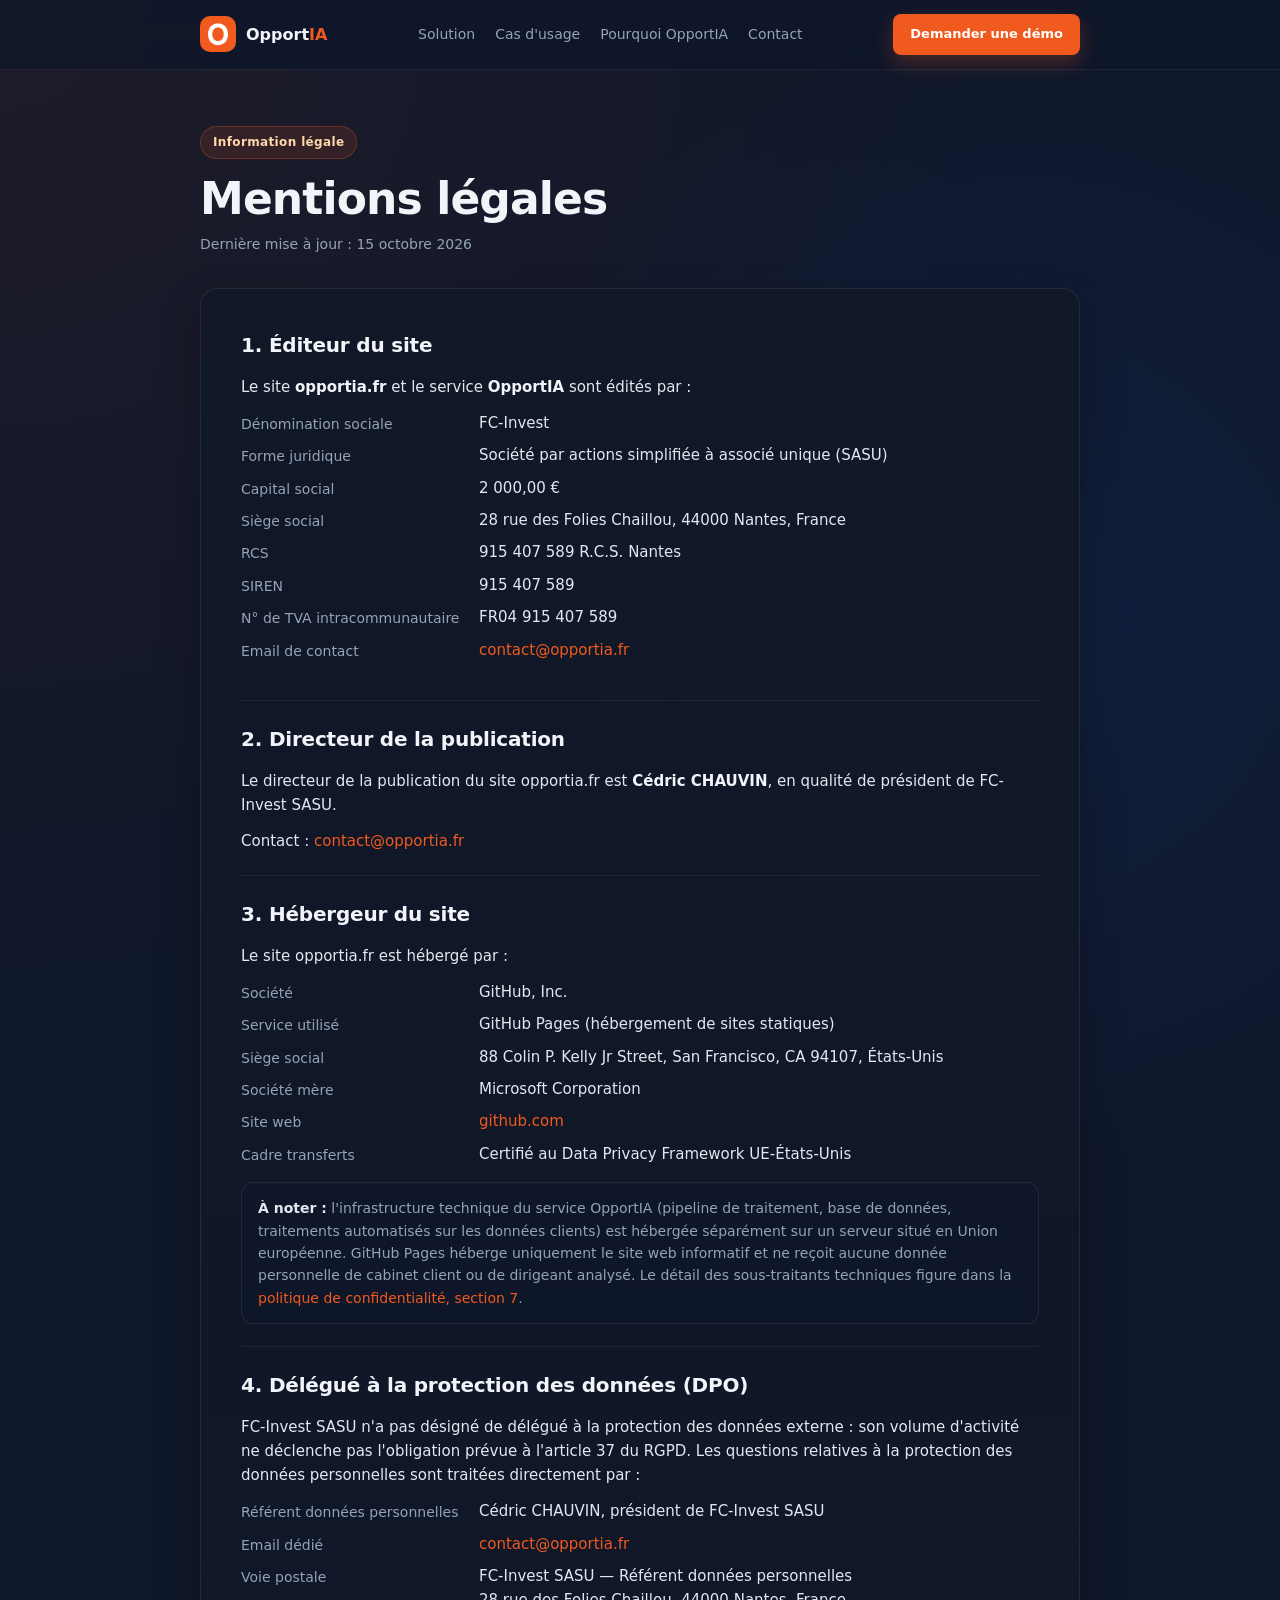
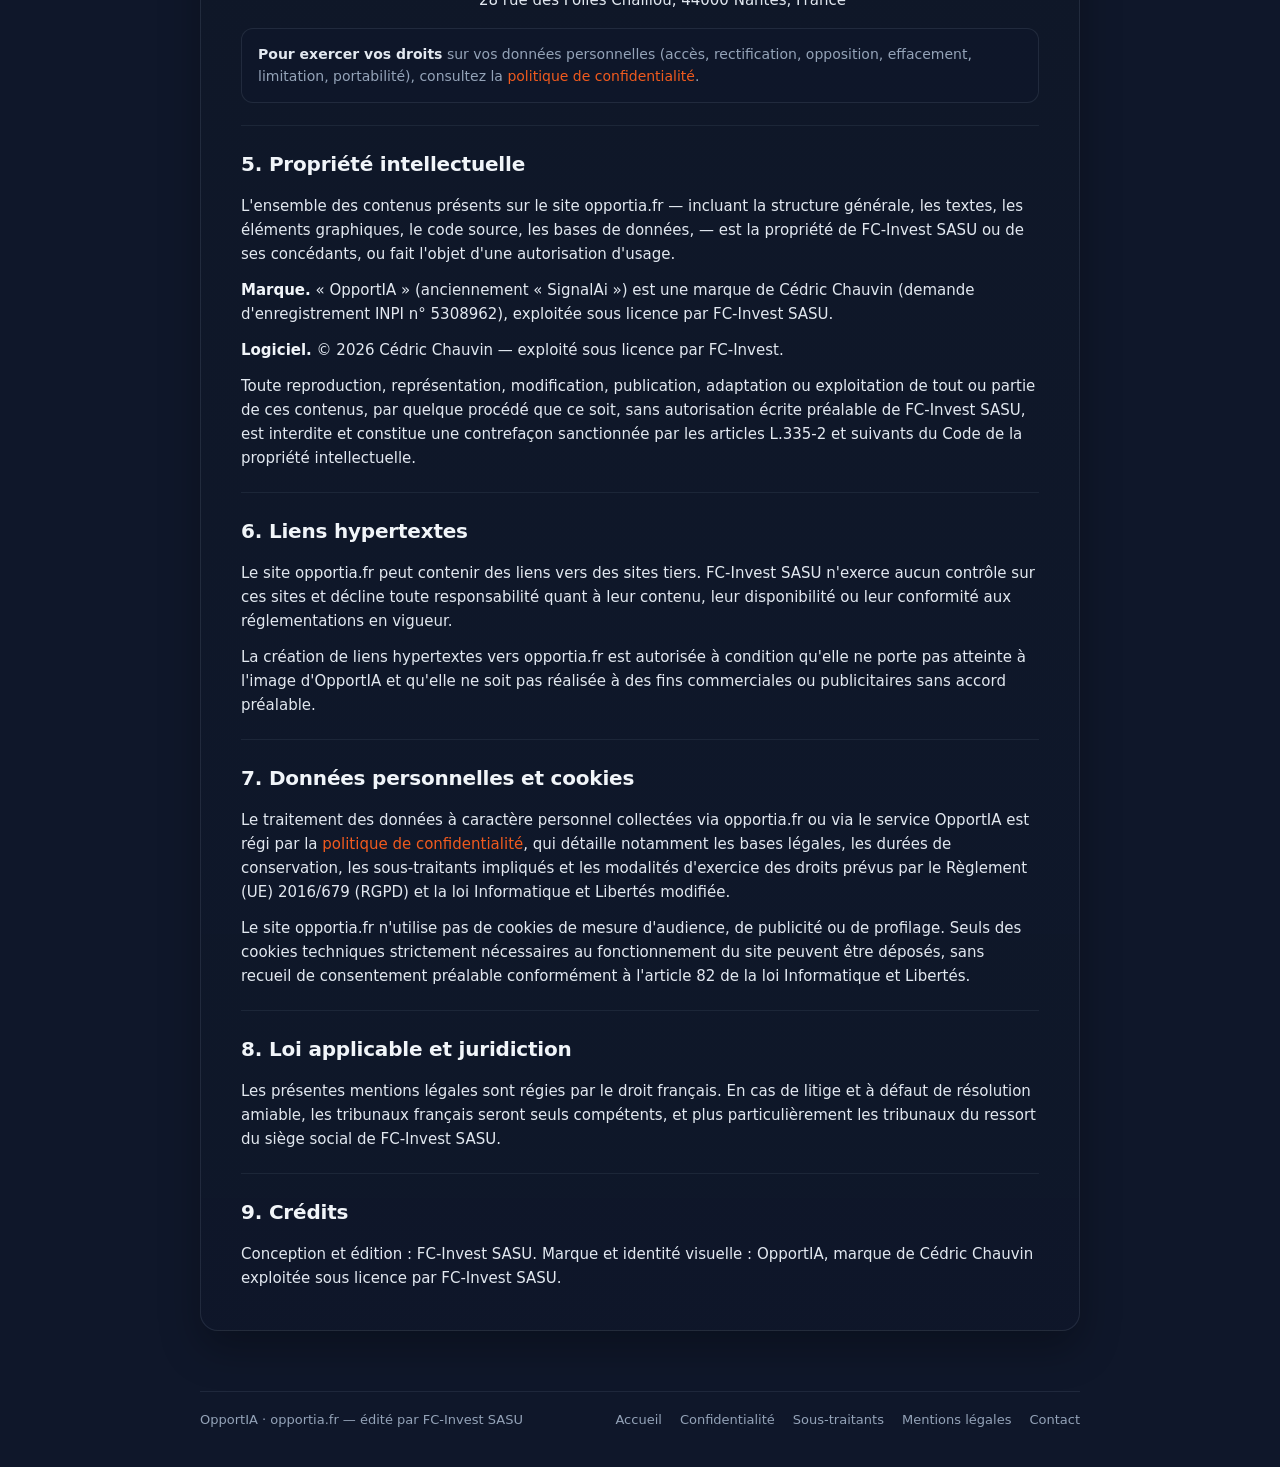
<file: mentions-legales.html>
<!DOCTYPE html>
<html lang="fr">
<head>
  <meta charset="UTF-8" />
  <link rel="icon" type="image/png" sizes="32x32" href="favicon-32.png" />
  <link rel="apple-touch-icon" href="logo-opportia.png" />
  <meta name="viewport" content="width=device-width, initial-scale=1.0" />
  <title>Mentions légales — OpportIA</title>
  <meta name="description" content="Mentions légales du service OpportIA édité par FC-Invest SASU, conformes à la LCEN du 21 juin 2004." />
  <meta name="robots" content="index,follow" />
  <link rel="canonical" href="https://opportia.fr/mentions-legales" />
  <style>
    :root {
      --bg:       #0f172a;
      --panel:    #111827;
      --panel-2:  #1e293b;
      --line:     #334155;
      --text:     #e2e8f0;
      --muted:    #94a3b8;
      --title:    #f1f5f9;
      --accent:   #F05A1E;
      --accent-2: #d94f19;
      --primary:  #2563eb;
      --ok:       #22c55e;
      --max:      880px;
      --radius:   18px;
      --shadow:   0 18px 40px rgba(0,0,0,.28);
    }

    * { box-sizing: border-box; }
    html { scroll-behavior: smooth; scroll-padding-top: 72px; }

    body {
      margin: 0;
      font-family: Inter, ui-sans-serif, system-ui, -apple-system, "Segoe UI", sans-serif;
      background:
        radial-gradient(circle at top left,  rgba(240,90,30,.07),  transparent 30%),
        radial-gradient(circle at 80% 20%,   rgba(37,99,235,.10),  transparent 22%),
        var(--bg);
      color: var(--text);
      line-height: 1.6;
    }

    a { color: var(--accent); text-decoration: none; }
    a:hover { color: var(--accent-2); }

    .container {
      width: min(var(--max), calc(100% - 32px));
      margin: 0 auto;
    }

    .topbar {
      position: sticky;
      top: 0;
      z-index: 20;
      backdrop-filter: blur(12px);
      background: rgba(15,23,42,.82);
      border-bottom: 1px solid rgba(148,163,184,.12);
    }

    .topbar-inner {
      display: flex;
      align-items: center;
      justify-content: space-between;
      gap: 18px;
      padding: 14px 0;
    }

    .brand {
      display: flex;
      align-items: center;
      gap: 10px;
      font-weight: 700;
      font-size: 16px;
      color: var(--title);
    }
    .brand:hover { color: var(--title); }

    .logo-img {
      width: 36px;
      height: 36px;
      border-radius: 10px;
      object-fit: cover;
      flex-shrink: 0;
    }

    .nav {
      display: flex;
      align-items: center;
      gap: 20px;
      color: var(--muted);
      font-size: 14px;
    }

    .nav a { color: var(--muted); }
    .nav a:hover { color: var(--text); transition: color .15s; }

    .btn {
      display: inline-flex;
      align-items: center;
      justify-content: center;
      padding: 13px 22px;
      border-radius: 10px;
      border: 1px solid transparent;
      font-weight: 600;
      font-size: 15px;
      transition: .18s ease;
      white-space: nowrap;
    }

    .btn-accent {
      background: var(--accent);
      color: white;
      box-shadow: 0 8px 20px rgba(240,90,30,.28);
    }
    .btn-accent:hover { background: var(--accent-2); color: white; }
    .btn-sm { padding: 9px 16px; font-size: 13px; border-radius: 8px; }

    main {
      padding: 56px 0 40px;
    }

    .doc-header {
      margin-bottom: 32px;
    }

    .eyebrow {
      display: inline-flex;
      align-items: center;
      padding: 6px 12px;
      border-radius: 999px;
      background: rgba(240,90,30,.12);
      border: 1px solid rgba(240,90,30,.28);
      color: #fed7aa;
      font-size: 12px;
      font-weight: 700;
      letter-spacing: .03em;
    }

    h1 {
      margin: 16px 0 10px;
      font-size: clamp(30px, 4vw, 44px);
      line-height: 1.1;
      letter-spacing: -.02em;
      color: var(--title);
    }

    .updated {
      color: var(--muted);
      font-size: 14px;
      margin: 0;
    }

    .doc-card {
      background: linear-gradient(180deg, rgba(17,24,39,.92), rgba(15,23,42,.96));
      border: 1px solid rgba(148,163,184,.14);
      border-radius: var(--radius);
      box-shadow: var(--shadow);
      padding: 36px 40px;
    }

    section {
      padding: 22px 0;
      border-bottom: 1px solid rgba(148,163,184,.1);
    }
    section:first-of-type { padding-top: 4px; }
    section:last-child { border-bottom: none; padding-bottom: 4px; }

    h2 {
      margin: 0 0 14px;
      font-size: 20px;
      letter-spacing: -.01em;
      color: var(--title);
    }

    p { margin: 0 0 12px; color: var(--text); font-size: 15px; }
    p:last-child { margin-bottom: 0; }

    strong { color: var(--title); }

    .meta-grid {
      display: grid;
      grid-template-columns: 220px 1fr;
      gap: 8px 18px;
      margin-top: 8px;
    }

    .meta-grid dt {
      color: var(--muted);
      font-size: 14px;
      padding-top: 2px;
    }

    .meta-grid dd {
      margin: 0;
      color: var(--text);
      font-size: 15px;
    }

    .callout {
      margin-top: 14px;
      padding: 14px 16px;
      border-radius: 12px;
      background: rgba(15,23,42,.7);
      border: 1px solid rgba(148,163,184,.14);
      color: var(--muted);
      font-size: 14px;
    }
    .callout strong { color: var(--text); }

    footer { padding: 20px 0 36px; }

    .footer-line {
      padding-top: 18px;
      border-top: 1px solid rgba(148,163,184,.12);
      display: flex;
      flex-wrap: wrap;
      justify-content: space-between;
      gap: 14px;
      color: var(--muted);
      font-size: 13px;
    }

    .footer-links {
      display: flex;
      gap: 18px;
      flex-wrap: wrap;
    }
    .footer-links a { color: var(--muted); }
    .footer-links a:hover { color: var(--text); }

    @media (max-width: 980px) {
      .doc-card { padding: 28px; }
    }

    @media (max-width: 720px) {
      .nav { display: none; }
      .doc-card { padding: 22px; }
      .meta-grid { grid-template-columns: 1fr; gap: 4px 0; }
      .meta-grid dt { padding-top: 8px; }
      .btn-sm { width: auto !important; }
    }
  </style>
</head>
<body>

  <header class="topbar">
    <div class="container topbar-inner">
      <a href="index.html" class="brand" aria-label="OpportIA">
        <img src="logo-opportia.png" alt="OpportIA" class="logo-img">
        <span>Opport<span style="color:#F05A1E">IA</span></span>
      </a>
      <nav class="nav" aria-label="Navigation principale">
        <a href="index.html#solution">Solution</a>
        <a href="index.html#cas-usage">Cas d'usage</a>
        <a href="index.html#pourquoi">Pourquoi OpportIA</a>
        <a href="index.html#contact">Contact</a>
      </nav>
      <a class="btn btn-accent btn-sm"
         href="mailto:contact@opportia.fr?subject=Demande%20de%20d%C3%A9mo%20OpportIA">
        Demander une démo
      </a>
    </div>
  </header>

  <main>
    <div class="container">

      <div class="doc-header">
        <span class="eyebrow">Information légale</span>
        <h1>Mentions légales</h1>
        <p class="updated">Dernière mise à jour : 15 octobre 2026</p>
      </div>

      <article class="doc-card">

        <section>
          <h2>1. Éditeur du site</h2>
          <p>Le site <strong>opportia.fr</strong> et le service <strong>OpportIA</strong> sont édités par :</p>
          <dl class="meta-grid">
            <dt>Dénomination sociale</dt>
            <dd>FC-Invest</dd>

            <dt>Forme juridique</dt>
            <dd>Société par actions simplifiée à associé unique (SASU)</dd>

            <dt>Capital social</dt>
            <dd>2 000,00 €</dd>

            <dt>Siège social</dt>
            <dd>28 rue des Folies Chaillou, 44000 Nantes, France</dd>

            <dt>RCS</dt>
            <dd>915 407 589 R.C.S. Nantes</dd>

            <dt>SIREN</dt>
            <dd>915 407 589</dd>

            <dt>N° de TVA intracommunautaire</dt>
            <dd>FR04 915 407 589</dd>

            <dt>Email de contact</dt>
            <dd><a href="mailto:contact@opportia.fr">contact@opportia.fr</a></dd>
          </dl>
        </section>

        <section>
          <h2>2. Directeur de la publication</h2>
          <p>Le directeur de la publication du site opportia.fr est <strong>Cédric CHAUVIN</strong>, en qualité de président de FC-Invest SASU.</p>
          <p>Contact : <a href="mailto:contact@opportia.fr">contact@opportia.fr</a></p>
        </section>

        <section>
          <h2>3. Hébergeur du site</h2>
          <p>Le site opportia.fr est hébergé par :</p>
          <dl class="meta-grid">
            <dt>Société</dt>
            <dd>GitHub, Inc.</dd>

            <dt>Service utilisé</dt>
            <dd>GitHub Pages (hébergement de sites statiques)</dd>

            <dt>Siège social</dt>
            <dd>88 Colin P. Kelly Jr Street, San Francisco, CA 94107, États-Unis</dd>

            <dt>Société mère</dt>
            <dd>Microsoft Corporation</dd>

            <dt>Site web</dt>
            <dd><a href="https://github.com" target="_blank" rel="noopener">github.com</a></dd>

            <dt>Cadre transferts</dt>
            <dd>Certifié au Data Privacy Framework UE-États-Unis</dd>
          </dl>
          <div class="callout">
            <strong>À noter :</strong> l'infrastructure technique du service OpportIA (pipeline de traitement, base de données, traitements automatisés sur les données clients) est hébergée séparément sur un serveur situé en Union européenne. GitHub Pages héberge uniquement le site web informatif et ne reçoit aucune donnée personnelle de cabinet client ou de dirigeant analysé. Le détail des sous-traitants techniques figure dans la <a href="confidentialite.html#article-7">politique de confidentialité, section 7</a>.
          </div>
        </section>

        <section>
          <h2>4. Délégué à la protection des données (DPO)</h2>
          <p>FC-Invest SASU n'a pas désigné de délégué à la protection des données externe : son volume d'activité ne déclenche pas l'obligation prévue à l'article 37 du RGPD. Les questions relatives à la protection des données personnelles sont traitées directement par :</p>
          <dl class="meta-grid">
            <dt>Référent données personnelles</dt>
            <dd>Cédric CHAUVIN, président de FC-Invest SASU</dd>

            <dt>Email dédié</dt>
            <dd><a href="mailto:contact@opportia.fr">contact@opportia.fr</a></dd>

            <dt>Voie postale</dt>
            <dd>FC-Invest SASU — Référent données personnelles<br>28 rue des Folies Chaillou, 44000 Nantes, France</dd>
          </dl>
          <div class="callout">
            <strong>Pour exercer vos droits</strong> sur vos données personnelles (accès, rectification, opposition, effacement, limitation, portabilité), consultez la <a href="confidentialite.html">politique de confidentialité</a>.
          </div>
        </section>

        <section>
          <h2>5. Propriété intellectuelle</h2>
          <p>L'ensemble des contenus présents sur le site opportia.fr — incluant la structure générale, les textes, les éléments graphiques, le code source, les bases de données, — est la propriété de FC-Invest SASU ou de ses concédants, ou fait l'objet d'une autorisation d'usage.</p>
          <p><strong>Marque.</strong> « OpportIA » (anciennement « SignalAi ») est une marque de Cédric Chauvin (demande d'enregistrement INPI n° 5308962), exploitée sous licence par FC-Invest SASU.</p>
          <p><strong>Logiciel.</strong> © 2026 Cédric Chauvin — exploité sous licence par FC-Invest.</p>
          <p>Toute reproduction, représentation, modification, publication, adaptation ou exploitation de tout ou partie de ces contenus, par quelque procédé que ce soit, sans autorisation écrite préalable de FC-Invest SASU, est interdite et constitue une contrefaçon sanctionnée par les articles L.335-2 et suivants du Code de la propriété intellectuelle.</p>
        </section>

        <section>
          <h2>6. Liens hypertextes</h2>
          <p>Le site opportia.fr peut contenir des liens vers des sites tiers. FC-Invest SASU n'exerce aucun contrôle sur ces sites et décline toute responsabilité quant à leur contenu, leur disponibilité ou leur conformité aux réglementations en vigueur.</p>
          <p>La création de liens hypertextes vers opportia.fr est autorisée à condition qu'elle ne porte pas atteinte à l'image d'OpportIA et qu'elle ne soit pas réalisée à des fins commerciales ou publicitaires sans accord préalable.</p>
        </section>

        <section>
          <h2>7. Données personnelles et cookies</h2>
          <p>Le traitement des données à caractère personnel collectées via opportia.fr ou via le service OpportIA est régi par la <a href="confidentialite.html">politique de confidentialité</a>, qui détaille notamment les bases légales, les durées de conservation, les sous-traitants impliqués et les modalités d'exercice des droits prévus par le Règlement (UE) 2016/679 (RGPD) et la loi Informatique et Libertés modifiée.</p>
          <p>Le site opportia.fr n'utilise pas de cookies de mesure d'audience, de publicité ou de profilage. Seuls des cookies techniques strictement nécessaires au fonctionnement du site peuvent être déposés, sans recueil de consentement préalable conformément à l'article 82 de la loi Informatique et Libertés.</p>
        </section>

        <section>
          <h2>8. Loi applicable et juridiction</h2>
          <p>Les présentes mentions légales sont régies par le droit français. En cas de litige et à défaut de résolution amiable, les tribunaux français seront seuls compétents, et plus particulièrement les tribunaux du ressort du siège social de FC-Invest SASU.</p>
        </section>

        <section>
          <h2>9. Crédits</h2>
          <p>Conception et édition : FC-Invest SASU. Marque et identité visuelle : OpportIA, marque de Cédric Chauvin exploitée sous licence par FC-Invest SASU.</p>
        </section>

      </article>
    </div>
  </main>

  <footer>
    <div class="container footer-line">
      <span>OpportIA · opportia.fr — édité par FC-Invest SASU</span>
      <div class="footer-links">
        <a href="index.html">Accueil</a>
        <a href="confidentialite.html">Confidentialité</a>
        <a href="sous-traitants.html">Sous-traitants</a>
        <a href="mentions-legales.html">Mentions légales</a>
        <a href="mailto:contact@opportia.fr">Contact</a>
      </div>
    </div>
  </footer>

</body>
</html>
</file>
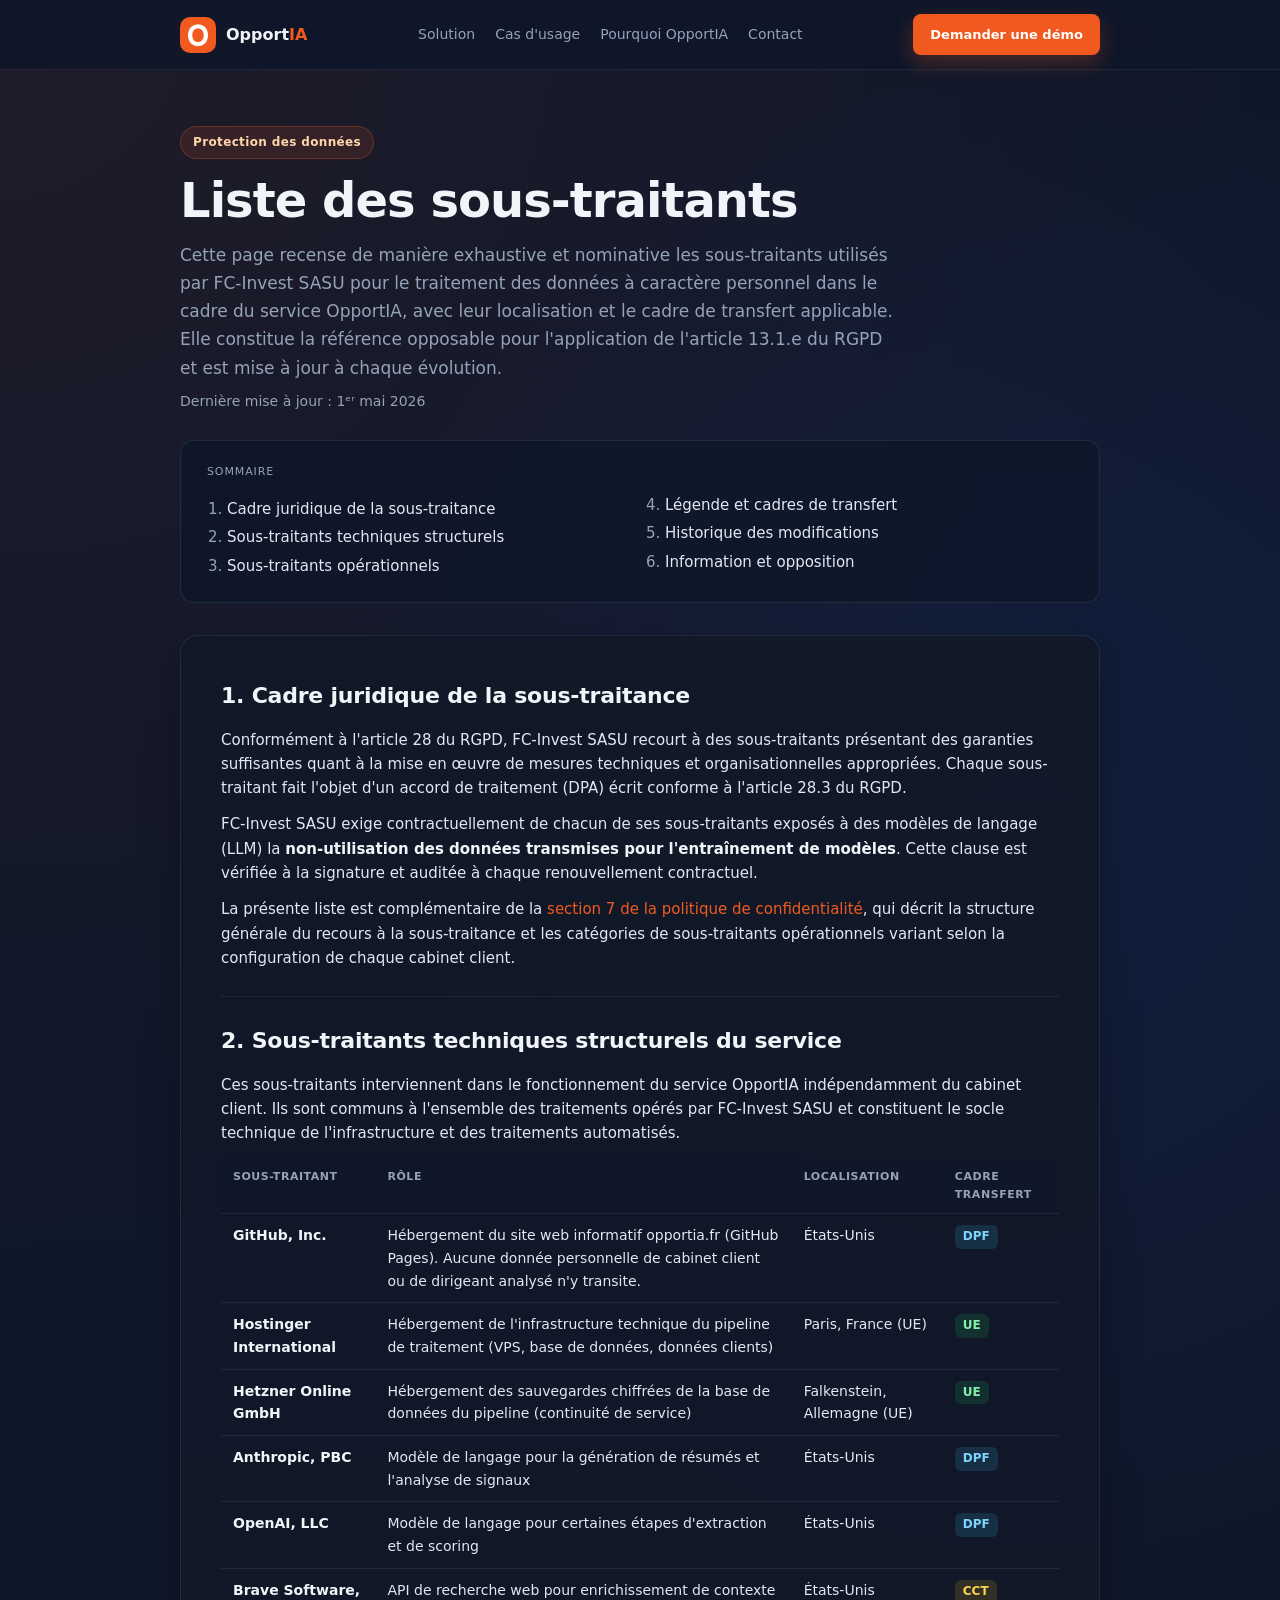
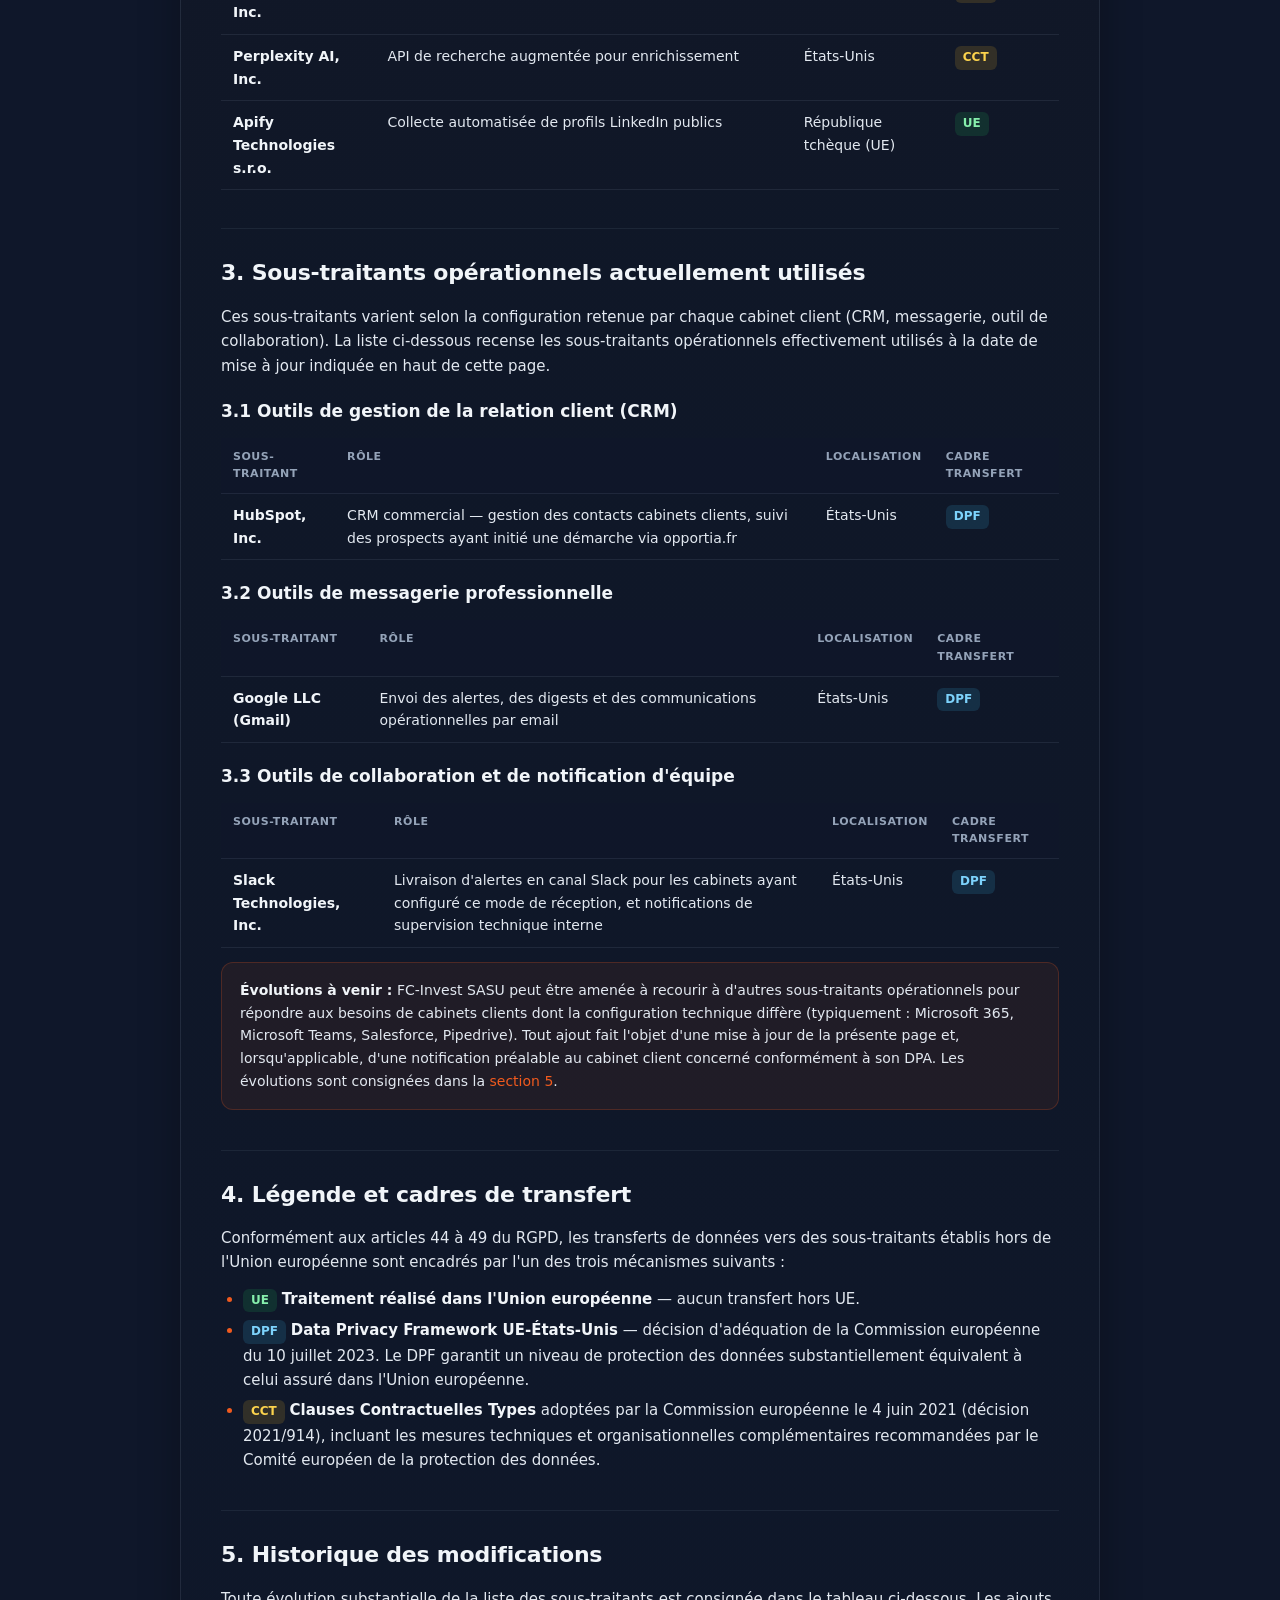
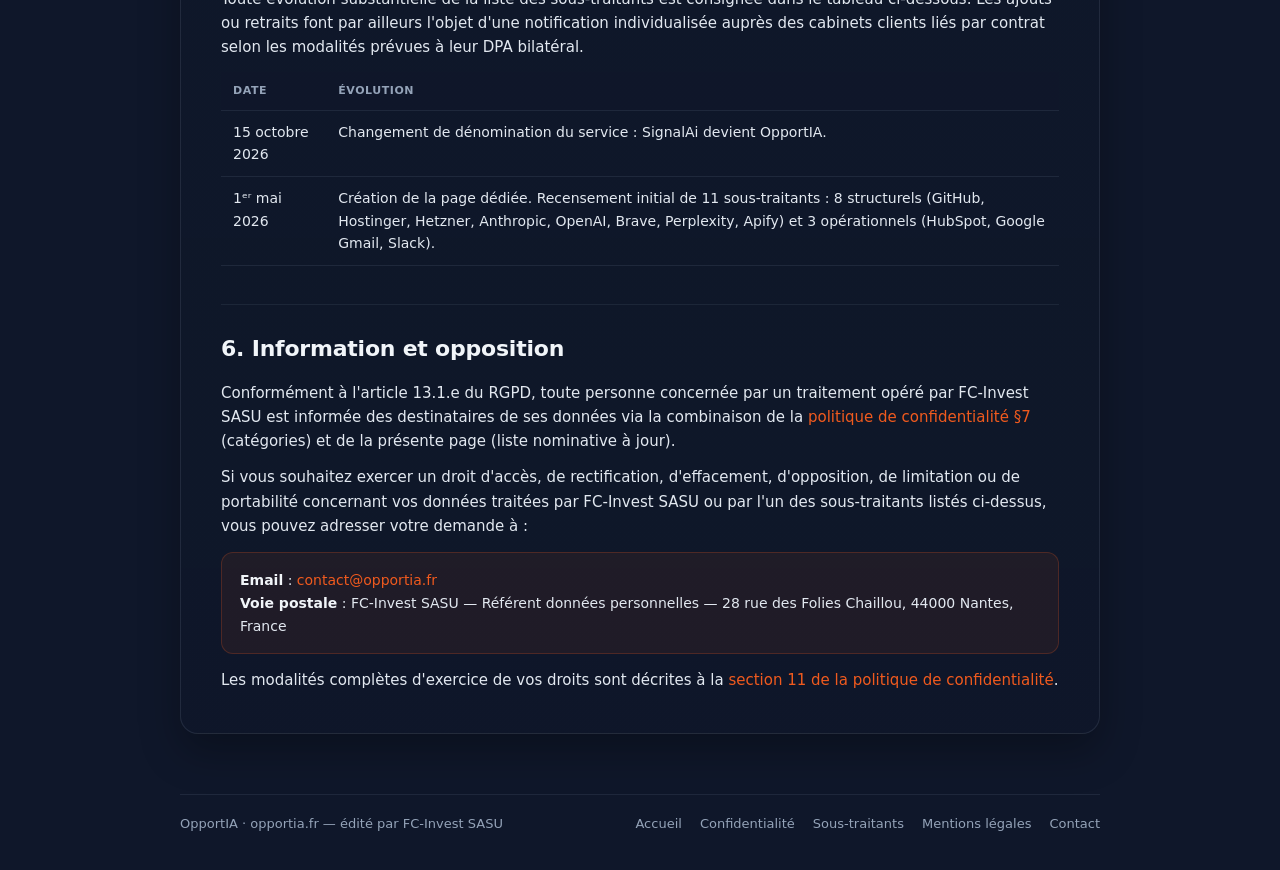
<file: sous-traitants.html>
<!DOCTYPE html>
<html lang="fr">
<head>
  <meta charset="UTF-8" />
  <link rel="icon" type="image/png" sizes="32x32" href="favicon-32.png" />
  <link rel="apple-touch-icon" href="logo-opportia.png" />
  <meta name="viewport" content="width=device-width, initial-scale=1.0" />
  <title>Liste des sous-traitants — OpportIA</title>
  <meta name="description" content="Liste nominative des sous-traitants utilisés par OpportIA pour le traitement des données à caractère personnel, avec leur localisation et le cadre de transfert applicable." />
  <meta name="robots" content="index,follow" />
  <link rel="canonical" href="https://opportia.fr/sous-traitants" />
  <style>
    :root {
      --bg:       #0f172a;
      --panel:    #111827;
      --panel-2:  #1e293b;
      --line:     #334155;
      --text:     #e2e8f0;
      --muted:    #94a3b8;
      --title:    #f1f5f9;
      --accent:   #F05A1E;
      --accent-2: #d94f19;
      --primary:  #2563eb;
      --ok:       #22c55e;
      --warn:     #fbbf24;
      --max:      920px;
      --radius:   18px;
      --shadow:   0 18px 40px rgba(0,0,0,.28);
    }

    * { box-sizing: border-box; }
    html { scroll-behavior: smooth; scroll-padding-top: 72px; }

    body {
      margin: 0;
      font-family: Inter, ui-sans-serif, system-ui, -apple-system, "Segoe UI", sans-serif;
      background:
        radial-gradient(circle at top left,  rgba(240,90,30,.07),  transparent 30%),
        radial-gradient(circle at 80% 20%,   rgba(37,99,235,.10),  transparent 22%),
        var(--bg);
      color: var(--text);
      line-height: 1.62;
    }

    a { color: var(--accent); text-decoration: none; }
    a:hover { color: var(--accent-2); }

    .container {
      width: min(var(--max), calc(100% - 32px));
      margin: 0 auto;
    }

    .topbar {
      position: sticky;
      top: 0;
      z-index: 20;
      backdrop-filter: blur(12px);
      background: rgba(15,23,42,.82);
      border-bottom: 1px solid rgba(148,163,184,.12);
    }

    .topbar-inner {
      display: flex;
      align-items: center;
      justify-content: space-between;
      gap: 18px;
      padding: 14px 0;
    }

    .brand {
      display: flex;
      align-items: center;
      gap: 10px;
      font-weight: 700;
      font-size: 16px;
      color: var(--title);
    }
    .brand:hover { color: var(--title); }

    .logo-img {
      width: 36px;
      height: 36px;
      border-radius: 10px;
      object-fit: cover;
      flex-shrink: 0;
    }

    .nav {
      display: flex;
      align-items: center;
      gap: 20px;
      color: var(--muted);
      font-size: 14px;
    }

    .nav a { color: var(--muted); }
    .nav a:hover { color: var(--text); transition: color .15s; }

    .btn {
      display: inline-flex;
      align-items: center;
      justify-content: center;
      padding: 13px 22px;
      border-radius: 10px;
      border: 1px solid transparent;
      font-weight: 600;
      font-size: 15px;
      transition: .18s ease;
      white-space: nowrap;
    }

    .btn-accent {
      background: var(--accent);
      color: white;
      box-shadow: 0 8px 20px rgba(240,90,30,.28);
    }
    .btn-accent:hover { background: var(--accent-2); color: white; }
    .btn-sm { padding: 9px 16px; font-size: 13px; border-radius: 8px; }

    main {
      padding: 56px 0 40px;
    }

    .doc-header {
      margin-bottom: 32px;
    }

    .eyebrow {
      display: inline-flex;
      align-items: center;
      padding: 6px 12px;
      border-radius: 999px;
      background: rgba(240,90,30,.12);
      border: 1px solid rgba(240,90,30,.28);
      color: #fed7aa;
      font-size: 12px;
      font-weight: 700;
      letter-spacing: .03em;
    }

    h1 {
      margin: 16px 0 12px;
      font-size: clamp(32px, 4.5vw, 48px);
      line-height: 1.08;
      letter-spacing: -.02em;
      color: var(--title);
    }

    .lead {
      margin: 14px 0 8px;
      color: var(--muted);
      font-size: 17px;
      line-height: 1.65;
      max-width: 720px;
    }

    .updated {
      color: var(--muted);
      font-size: 14px;
      margin: 0;
    }

    .toc {
      margin: 28px 0 0;
      padding: 22px 26px;
      background: rgba(15,23,42,.85);
      border: 1px solid rgba(148,163,184,.14);
      border-radius: 14px;
    }

    .toc-title {
      margin: 0 0 12px;
      font-size: 11px;
      letter-spacing: .08em;
      text-transform: uppercase;
      color: var(--muted);
    }

    .toc ol {
      margin: 0;
      padding-left: 20px;
      columns: 2;
      column-gap: 30px;
      font-size: 14px;
    }

    .toc ol li {
      margin: 4px 0;
      break-inside: avoid;
      color: var(--muted);
    }

    .toc ol li a { color: var(--text); }
    .toc ol li a:hover { color: var(--accent); }

    @media (max-width: 720px) {
      .toc ol { columns: 1; }
    }

    .doc-card {
      background: linear-gradient(180deg, rgba(17,24,39,.92), rgba(15,23,42,.96));
      border: 1px solid rgba(148,163,184,.14);
      border-radius: var(--radius);
      box-shadow: var(--shadow);
      padding: 36px 40px;
      margin-top: 24px;
    }

    section {
      padding: 26px 0;
      border-bottom: 1px solid rgba(148,163,184,.1);
      scroll-margin-top: 80px;
    }
    section:first-of-type { padding-top: 6px; }
    section:last-child { border-bottom: none; padding-bottom: 4px; }

    h2 {
      margin: 0 0 14px;
      font-size: 22px;
      letter-spacing: -.01em;
      color: var(--title);
    }

    h3 {
      margin: 20px 0 10px;
      font-size: 17px;
      color: var(--title);
    }

    p { margin: 0 0 12px; color: var(--text); font-size: 15px; }
    p:last-child { margin-bottom: 0; }

    ul, ol { margin: 8px 0 12px; padding-left: 22px; }
    ul li, ol li { margin: 6px 0; color: var(--text); font-size: 15px; }
    ul li::marker { color: var(--accent); }

    strong { color: var(--title); }
    em { color: var(--muted); font-style: normal; }

    .meta-grid {
      display: grid;
      grid-template-columns: 220px 1fr;
      gap: 8px 18px;
      margin-top: 8px;
    }

    .meta-grid dt { color: var(--muted); font-size: 14px; padding-top: 2px; }
    .meta-grid dd { margin: 0; color: var(--text); font-size: 15px; }

    .callout {
      margin: 14px 0;
      padding: 16px 18px;
      border-radius: 12px;
      background: rgba(240,90,30,.08);
      border: 1px solid rgba(240,90,30,.22);
      color: var(--text);
      font-size: 14px;
    }

    .callout.warn {
      background: rgba(251,191,36,.06);
      border-color: rgba(251,191,36,.22);
    }

    .callout strong { color: var(--title); }

    table {
      width: 100%;
      border-collapse: collapse;
      margin: 12px 0;
      font-size: 14px;
    }

    th, td {
      text-align: left;
      padding: 10px 12px;
      border-bottom: 1px solid rgba(148,163,184,.12);
      vertical-align: top;
    }

    th {
      color: var(--muted);
      font-weight: 600;
      font-size: 11px;
      text-transform: uppercase;
      letter-spacing: .05em;
      background: rgba(15,23,42,.6);
    }

    td { color: var(--text); }

    .badge {
      display: inline-block;
      padding: 2px 8px;
      border-radius: 6px;
      font-size: 12px;
      font-weight: 600;
    }

    .badge-eu  { background: rgba(34,197,94,.14);  color: #86efac; }
    .badge-dpf { background: rgba(56,189,248,.14); color: #7dd3fc; }
    .badge-cct { background: rgba(251,191,36,.14); color: #fcd34d; }

    footer { padding: 20px 0 36px; }

    .footer-line {
      padding-top: 18px;
      border-top: 1px solid rgba(148,163,184,.12);
      display: flex;
      flex-wrap: wrap;
      justify-content: space-between;
      gap: 14px;
      color: var(--muted);
      font-size: 13px;
    }

    .footer-links {
      display: flex;
      gap: 18px;
      flex-wrap: wrap;
    }
    .footer-links a { color: var(--muted); }
    .footer-links a:hover { color: var(--text); }

    @media (max-width: 980px) {
      .doc-card { padding: 28px; }
    }

    @media (max-width: 720px) {
      .nav { display: none; }
      .doc-card { padding: 22px; }
      .meta-grid { grid-template-columns: 1fr; gap: 4px 0; }
      .meta-grid dt { padding-top: 8px; }
      .btn-sm { width: auto !important; }
      th, td { padding: 8px 6px; font-size: 13px; }
    }
  </style>
</head>
<body>

  <header class="topbar">
    <div class="container topbar-inner">
      <a href="index.html" class="brand" aria-label="OpportIA">
        <img src="logo-opportia.png" alt="OpportIA" class="logo-img">
        <span>Opport<span style="color:#F05A1E">IA</span></span>
      </a>
      <nav class="nav" aria-label="Navigation principale">
        <a href="index.html#solution">Solution</a>
        <a href="index.html#cas-usage">Cas d'usage</a>
        <a href="index.html#pourquoi">Pourquoi OpportIA</a>
        <a href="index.html#contact">Contact</a>
      </nav>
      <a class="btn btn-accent btn-sm"
         href="mailto:contact@opportia.fr?subject=Demande%20de%20d%C3%A9mo%20OpportIA">
        Demander une démo
      </a>
    </div>
  </header>

  <main>
    <div class="container">

      <div class="doc-header">
        <span class="eyebrow">Protection des données</span>
        <h1>Liste des sous-traitants</h1>
        <p class="lead">Cette page recense de manière exhaustive et nominative les sous-traitants utilisés par FC-Invest SASU pour le traitement des données à caractère personnel dans le cadre du service OpportIA, avec leur localisation et le cadre de transfert applicable. Elle constitue la référence opposable pour l'application de l'article 13.1.e du RGPD et est mise à jour à chaque évolution.</p>
        <p class="updated">Dernière mise à jour : 1ᵉʳ mai 2026</p>

        <nav class="toc" aria-label="Sommaire">
          <p class="toc-title">Sommaire</p>
          <ol>
            <li><a href="#cadre">Cadre juridique de la sous-traitance</a></li>
            <li><a href="#structurels">Sous-traitants techniques structurels</a></li>
            <li><a href="#operationnels">Sous-traitants opérationnels</a></li>
            <li><a href="#legende">Légende et cadres de transfert</a></li>
            <li><a href="#historique">Historique des modifications</a></li>
            <li><a href="#droit-info">Information et opposition</a></li>
          </ol>
        </nav>
      </div>

      <article class="doc-card">

        <section id="cadre">
          <h2>1. Cadre juridique de la sous-traitance</h2>
          <p>Conformément à l'article 28 du RGPD, FC-Invest SASU recourt à des sous-traitants présentant des garanties suffisantes quant à la mise en œuvre de mesures techniques et organisationnelles appropriées. Chaque sous-traitant fait l'objet d'un accord de traitement (DPA) écrit conforme à l'article 28.3 du RGPD.</p>
          <p>FC-Invest SASU exige contractuellement de chacun de ses sous-traitants exposés à des modèles de langage (LLM) la <strong>non-utilisation des données transmises pour l'entraînement de modèles</strong>. Cette clause est vérifiée à la signature et auditée à chaque renouvellement contractuel.</p>
          <p>La présente liste est complémentaire de la <a href="confidentialite.html#article-7">section 7 de la politique de confidentialité</a>, qui décrit la structure générale du recours à la sous-traitance et les catégories de sous-traitants opérationnels variant selon la configuration de chaque cabinet client.</p>
        </section>

        <section id="structurels">
          <h2>2. Sous-traitants techniques structurels du service</h2>
          <p>Ces sous-traitants interviennent dans le fonctionnement du service OpportIA indépendamment du cabinet client. Ils sont communs à l'ensemble des traitements opérés par FC-Invest SASU et constituent le socle technique de l'infrastructure et des traitements automatisés.</p>

          <table>
            <thead>
              <tr>
                <th>Sous-traitant</th>
                <th>Rôle</th>
                <th>Localisation</th>
                <th>Cadre transfert</th>
              </tr>
            </thead>
            <tbody>
              <tr>
                <td><strong>GitHub, Inc.</strong></td>
                <td>Hébergement du site web informatif opportia.fr (GitHub Pages). Aucune donnée personnelle de cabinet client ou de dirigeant analysé n'y transite.</td>
                <td>États-Unis</td>
                <td><span class="badge badge-dpf">DPF</span></td>
              </tr>
              <tr>
                <td><strong>Hostinger International</strong></td>
                <td>Hébergement de l'infrastructure technique du pipeline de traitement (VPS, base de données, données clients)</td>
                <td>Paris, France (UE)</td>
                <td><span class="badge badge-eu">UE</span></td>
              </tr>
              <tr>
                <td><strong>Hetzner Online GmbH</strong></td>
                <td>Hébergement des sauvegardes chiffrées de la base de données du pipeline (continuité de service)</td>
                <td>Falkenstein, Allemagne (UE)</td>
                <td><span class="badge badge-eu">UE</span></td>
              </tr>
              <tr>
                <td><strong>Anthropic, PBC</strong></td>
                <td>Modèle de langage pour la génération de résumés et l'analyse de signaux</td>
                <td>États-Unis</td>
                <td><span class="badge badge-dpf">DPF</span></td>
              </tr>
              <tr>
                <td><strong>OpenAI, LLC</strong></td>
                <td>Modèle de langage pour certaines étapes d'extraction et de scoring</td>
                <td>États-Unis</td>
                <td><span class="badge badge-dpf">DPF</span></td>
              </tr>
              <tr>
                <td><strong>Brave Software, Inc.</strong></td>
                <td>API de recherche web pour enrichissement de contexte</td>
                <td>États-Unis</td>
                <td><span class="badge badge-cct">CCT</span></td>
              </tr>
              <tr>
                <td><strong>Perplexity AI, Inc.</strong></td>
                <td>API de recherche augmentée pour enrichissement</td>
                <td>États-Unis</td>
                <td><span class="badge badge-cct">CCT</span></td>
              </tr>
              <tr>
                <td><strong>Apify Technologies s.r.o.</strong></td>
                <td>Collecte automatisée de profils LinkedIn publics</td>
                <td>République tchèque (UE)</td>
                <td><span class="badge badge-eu">UE</span></td>
              </tr>
            </tbody>
          </table>
        </section>

        <section id="operationnels">
          <h2>3. Sous-traitants opérationnels actuellement utilisés</h2>
          <p>Ces sous-traitants varient selon la configuration retenue par chaque cabinet client (CRM, messagerie, outil de collaboration). La liste ci-dessous recense les sous-traitants opérationnels effectivement utilisés à la date de mise à jour indiquée en haut de cette page.</p>

          <h3>3.1 Outils de gestion de la relation client (CRM)</h3>
          <table>
            <thead>
              <tr>
                <th>Sous-traitant</th>
                <th>Rôle</th>
                <th>Localisation</th>
                <th>Cadre transfert</th>
              </tr>
            </thead>
            <tbody>
              <tr>
                <td><strong>HubSpot, Inc.</strong></td>
                <td>CRM commercial — gestion des contacts cabinets clients, suivi des prospects ayant initié une démarche via opportia.fr</td>
                <td>États-Unis</td>
                <td><span class="badge badge-dpf">DPF</span></td>
              </tr>
            </tbody>
          </table>

          <h3>3.2 Outils de messagerie professionnelle</h3>
          <table>
            <thead>
              <tr>
                <th>Sous-traitant</th>
                <th>Rôle</th>
                <th>Localisation</th>
                <th>Cadre transfert</th>
              </tr>
            </thead>
            <tbody>
              <tr>
                <td><strong>Google LLC (Gmail)</strong></td>
                <td>Envoi des alertes, des digests et des communications opérationnelles par email</td>
                <td>États-Unis</td>
                <td><span class="badge badge-dpf">DPF</span></td>
              </tr>
            </tbody>
          </table>

          <h3>3.3 Outils de collaboration et de notification d'équipe</h3>
          <table>
            <thead>
              <tr>
                <th>Sous-traitant</th>
                <th>Rôle</th>
                <th>Localisation</th>
                <th>Cadre transfert</th>
              </tr>
            </thead>
            <tbody>
              <tr>
                <td><strong>Slack Technologies, Inc.</strong></td>
                <td>Livraison d'alertes en canal Slack pour les cabinets ayant configuré ce mode de réception, et notifications de supervision technique interne</td>
                <td>États-Unis</td>
                <td><span class="badge badge-dpf">DPF</span></td>
              </tr>
            </tbody>
          </table>

          <div class="callout">
            <strong>Évolutions à venir :</strong> FC-Invest SASU peut être amenée à recourir à d'autres sous-traitants opérationnels pour répondre aux besoins de cabinets clients dont la configuration technique diffère (typiquement : Microsoft 365, Microsoft Teams, Salesforce, Pipedrive). Tout ajout fait l'objet d'une mise à jour de la présente page et, lorsqu'applicable, d'une notification préalable au cabinet client concerné conformément à son DPA. Les évolutions sont consignées dans la <a href="#historique">section 5</a>.
          </div>
        </section>

        <section id="legende">
          <h2>4. Légende et cadres de transfert</h2>
          <p>Conformément aux articles 44 à 49 du RGPD, les transferts de données vers des sous-traitants établis hors de l'Union européenne sont encadrés par l'un des trois mécanismes suivants :</p>
          <ul>
            <li><span class="badge badge-eu">UE</span> <strong>Traitement réalisé dans l'Union européenne</strong> — aucun transfert hors UE.</li>
            <li><span class="badge badge-dpf">DPF</span> <strong>Data Privacy Framework UE-États-Unis</strong> — décision d'adéquation de la Commission européenne du 10 juillet 2023. Le DPF garantit un niveau de protection des données substantiellement équivalent à celui assuré dans l'Union européenne.</li>
            <li><span class="badge badge-cct">CCT</span> <strong>Clauses Contractuelles Types</strong> adoptées par la Commission européenne le 4 juin 2021 (décision 2021/914), incluant les mesures techniques et organisationnelles complémentaires recommandées par le Comité européen de la protection des données.</li>
          </ul>
        </section>

        <section id="historique">
          <h2>5. Historique des modifications</h2>
          <p>Toute évolution substantielle de la liste des sous-traitants est consignée dans le tableau ci-dessous. Les ajouts ou retraits font par ailleurs l'objet d'une notification individualisée auprès des cabinets clients liés par contrat selon les modalités prévues à leur DPA bilatéral.</p>
          <table>
            <thead>
              <tr>
                <th>Date</th>
                <th>Évolution</th>
              </tr>
            </thead>
            <tbody>
              <tr>
                <td>15 octobre 2026</td>
                <td>Changement de dénomination du service : SignalAi devient OpportIA.</td>
              </tr>
              <tr>
                <td>1ᵉʳ mai 2026</td>
                <td>Création de la page dédiée. Recensement initial de 11 sous-traitants : 8 structurels (GitHub, Hostinger, Hetzner, Anthropic, OpenAI, Brave, Perplexity, Apify) et 3 opérationnels (HubSpot, Google Gmail, Slack).</td>
              </tr>
            </tbody>
          </table>
        </section>

        <section id="droit-info">
          <h2>6. Information et opposition</h2>
          <p>Conformément à l'article 13.1.e du RGPD, toute personne concernée par un traitement opéré par FC-Invest SASU est informée des destinataires de ses données via la combinaison de la <a href="confidentialite.html#article-7">politique de confidentialité §7</a> (catégories) et de la présente page (liste nominative à jour).</p>
          <p>Si vous souhaitez exercer un droit d'accès, de rectification, d'effacement, d'opposition, de limitation ou de portabilité concernant vos données traitées par FC-Invest SASU ou par l'un des sous-traitants listés ci-dessus, vous pouvez adresser votre demande à :</p>
          <div class="callout">
            <strong>Email</strong> : <a href="mailto:contact@opportia.fr">contact@opportia.fr</a><br>
            <strong>Voie postale</strong> : FC-Invest SASU — Référent données personnelles — 28 rue des Folies Chaillou, 44000 Nantes, France
          </div>
          <p>Les modalités complètes d'exercice de vos droits sont décrites à la <a href="confidentialite.html#article-11">section 11 de la politique de confidentialité</a>.</p>
        </section>

      </article>
    </div>
  </main>

  <footer>
    <div class="container footer-line">
      <span>OpportIA · opportia.fr — édité par FC-Invest SASU</span>
      <div class="footer-links">
        <a href="index.html">Accueil</a>
        <a href="confidentialite.html">Confidentialité</a>
        <a href="sous-traitants.html">Sous-traitants</a>
        <a href="mentions-legales.html">Mentions légales</a>
        <a href="mailto:contact@opportia.fr">Contact</a>
      </div>
    </div>
  </footer>

</body>
</html>
</file>
